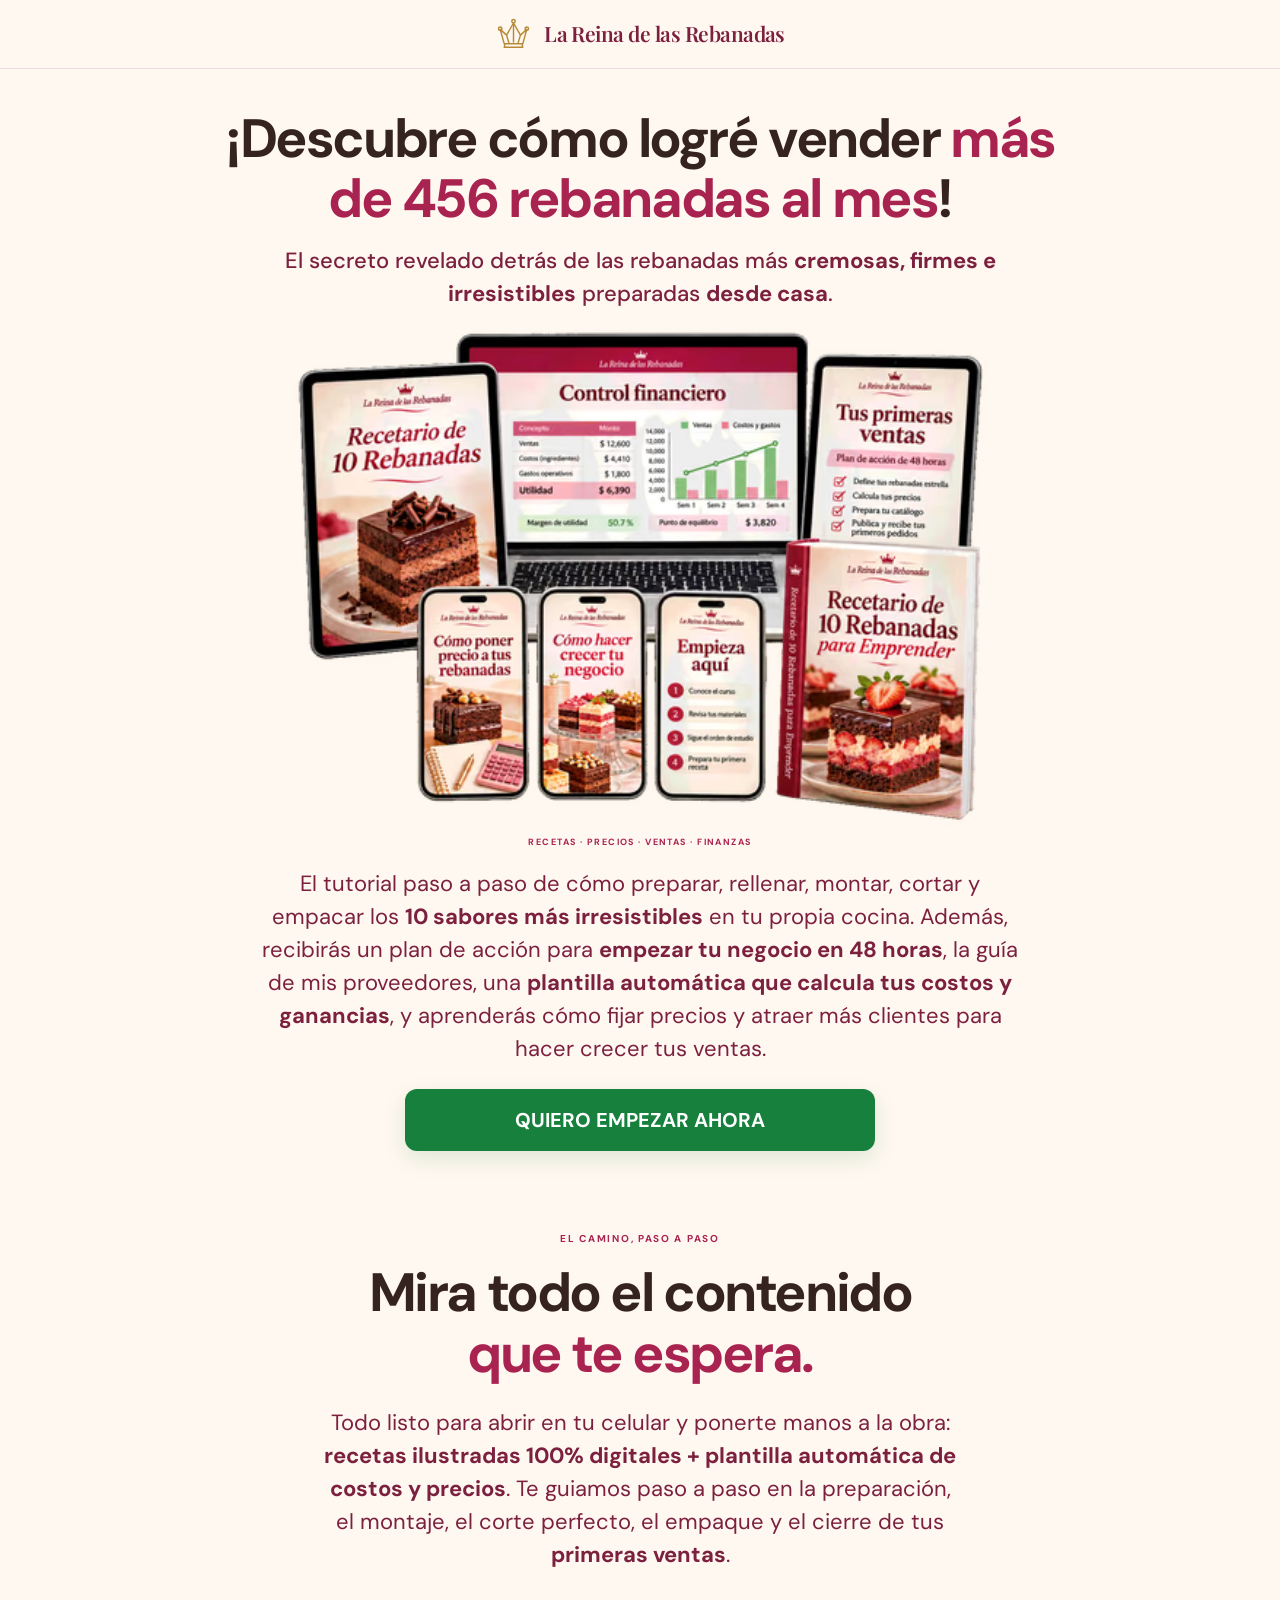
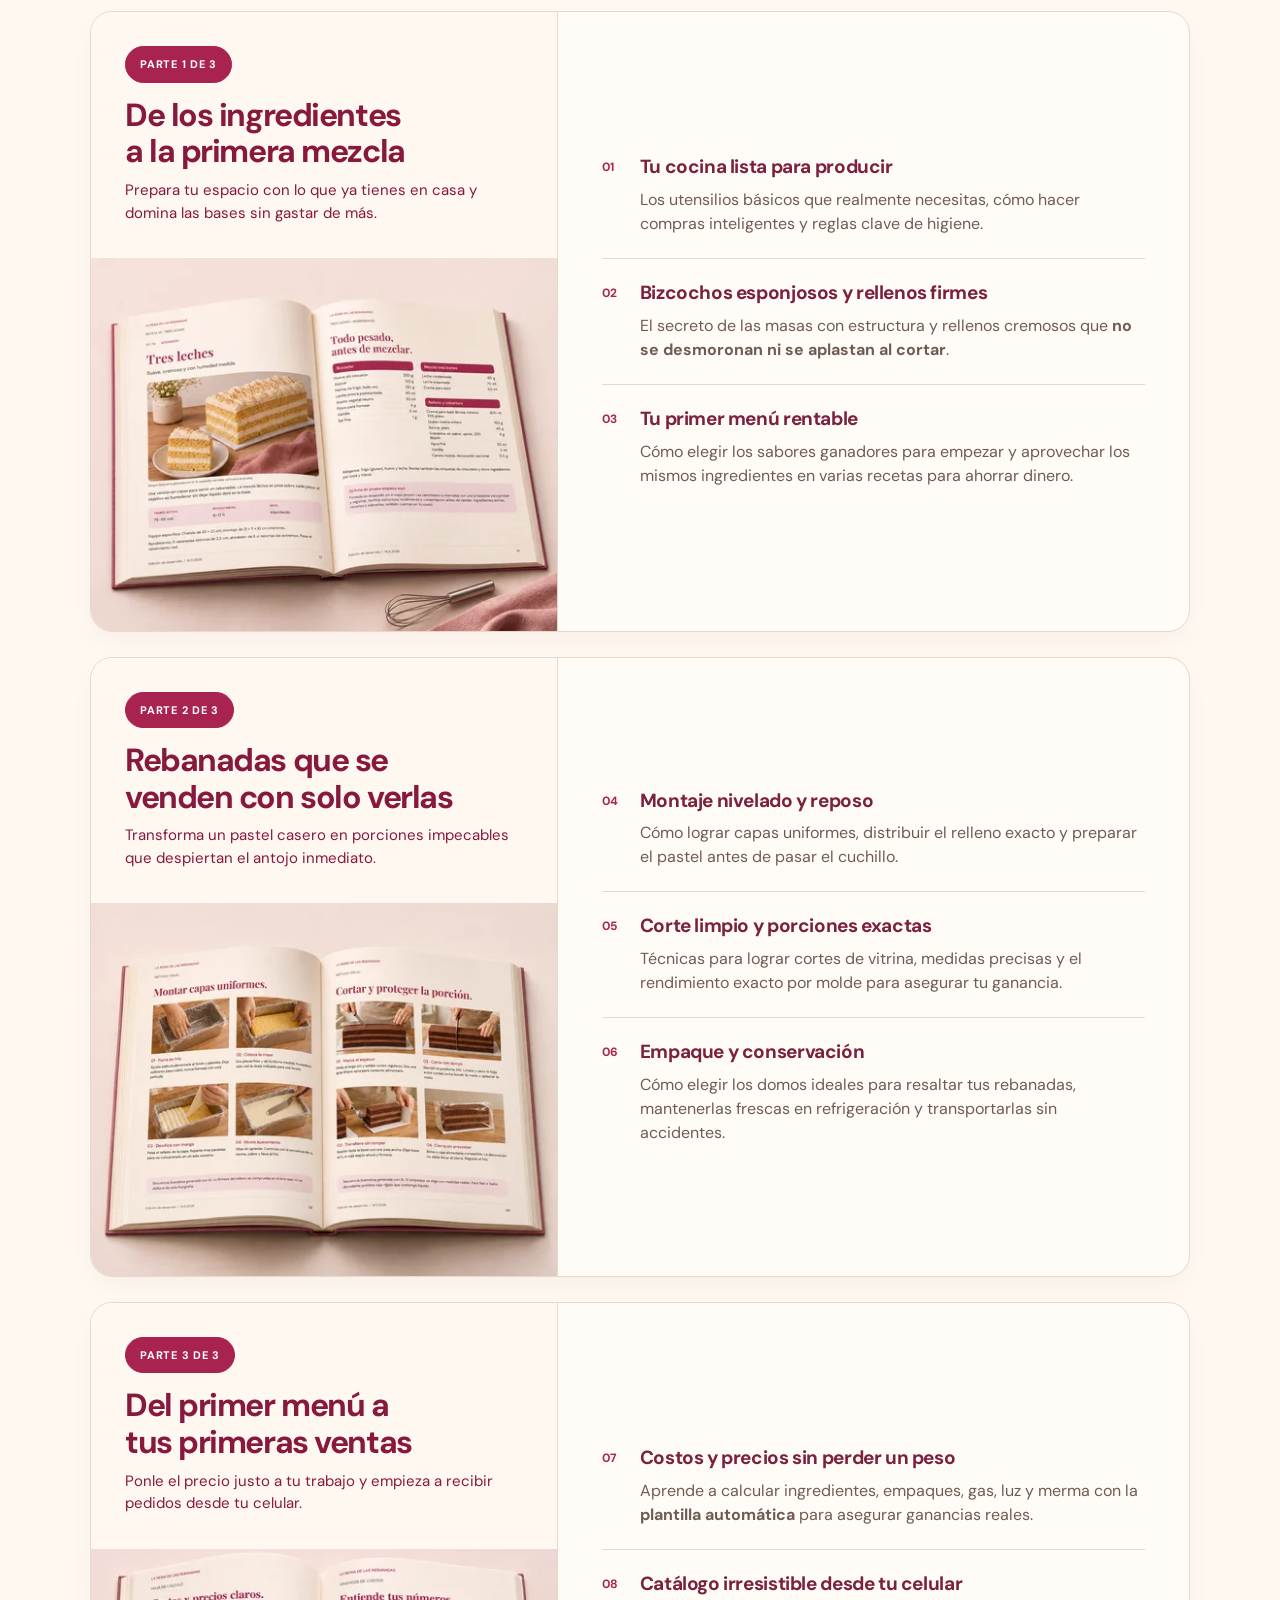
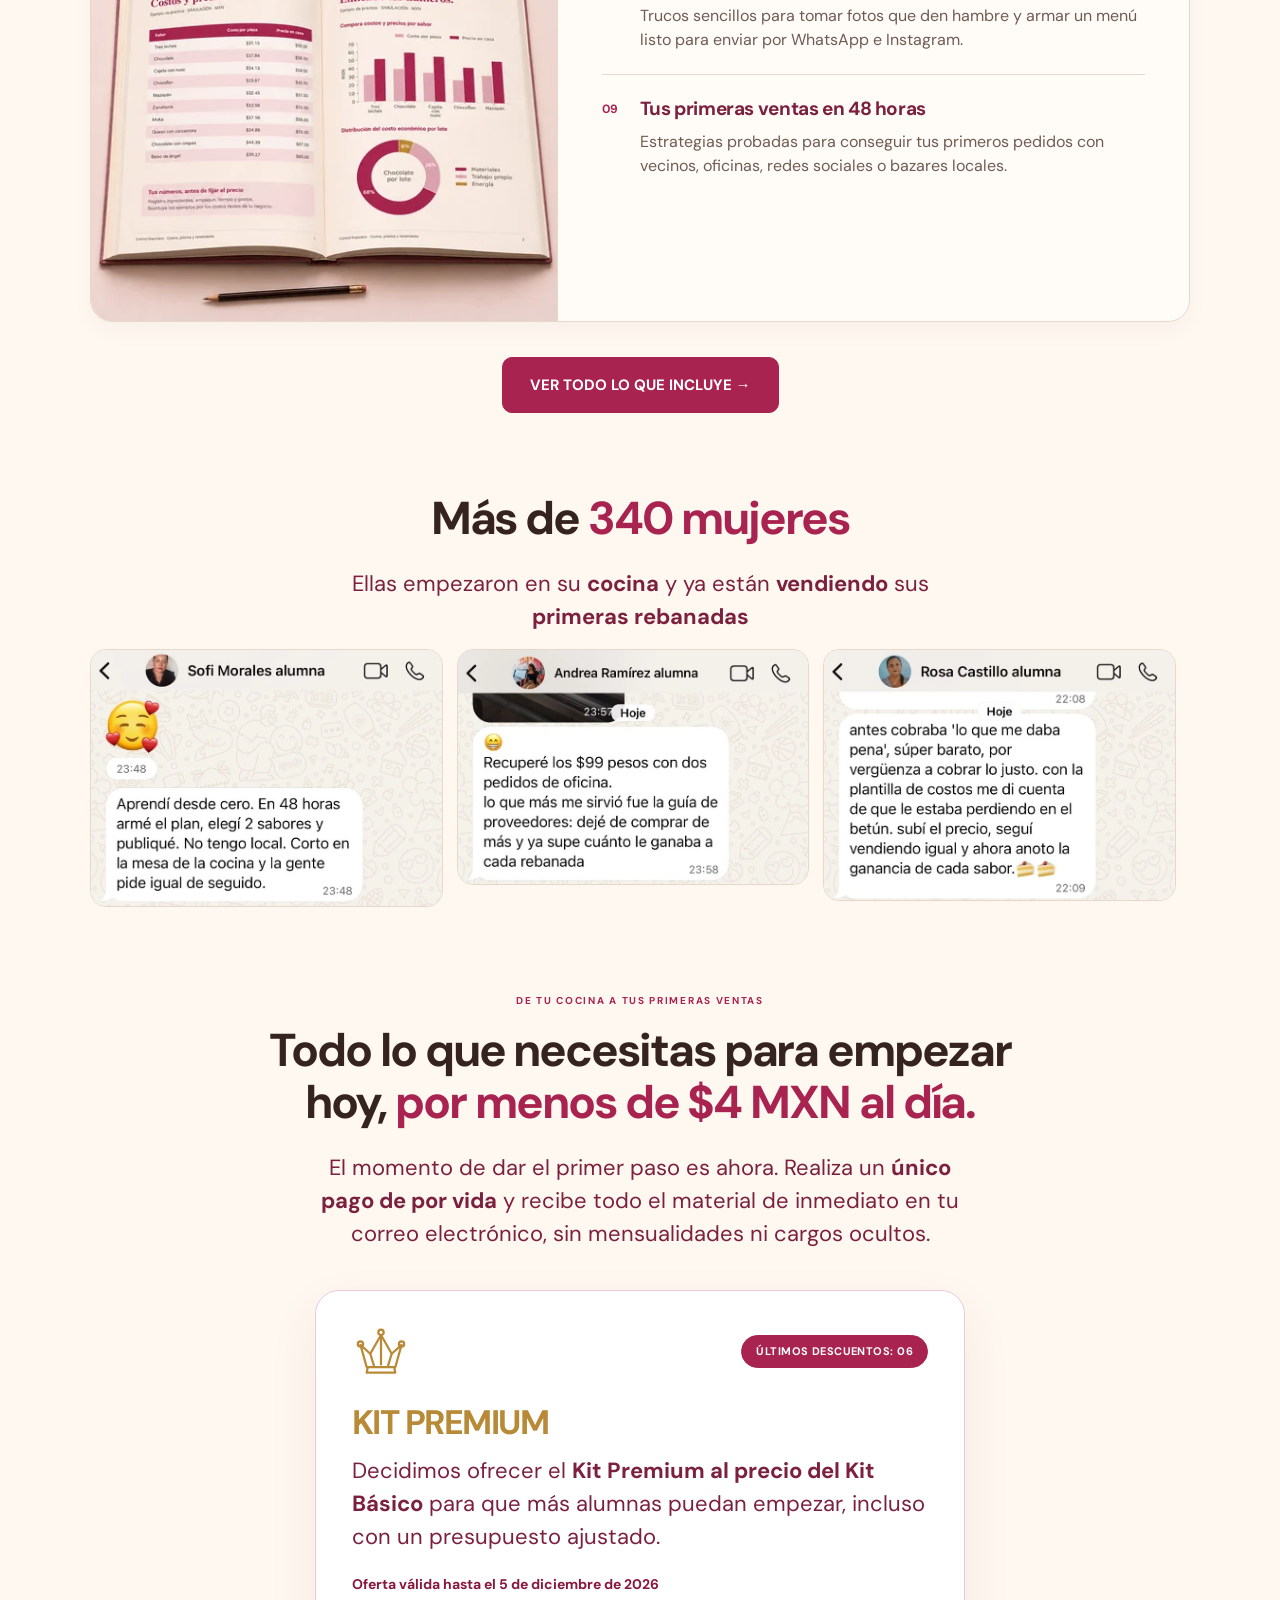
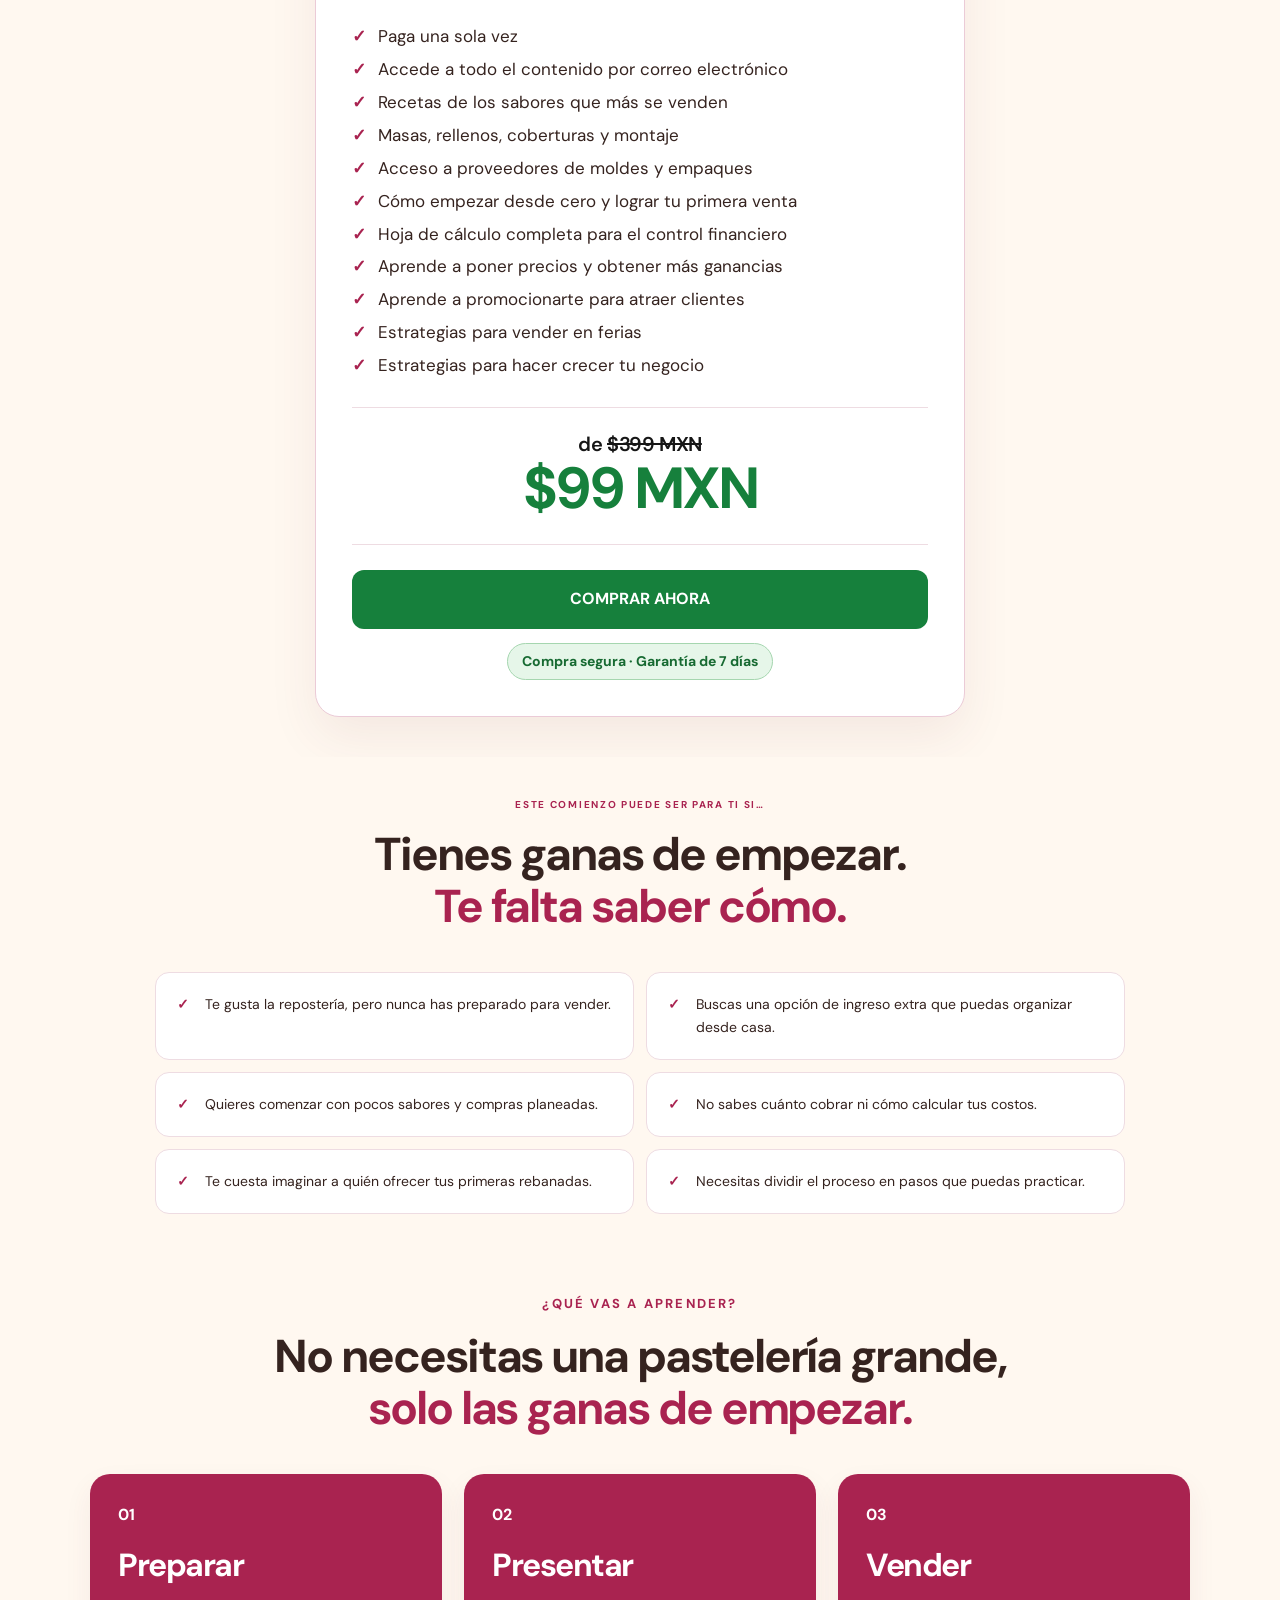
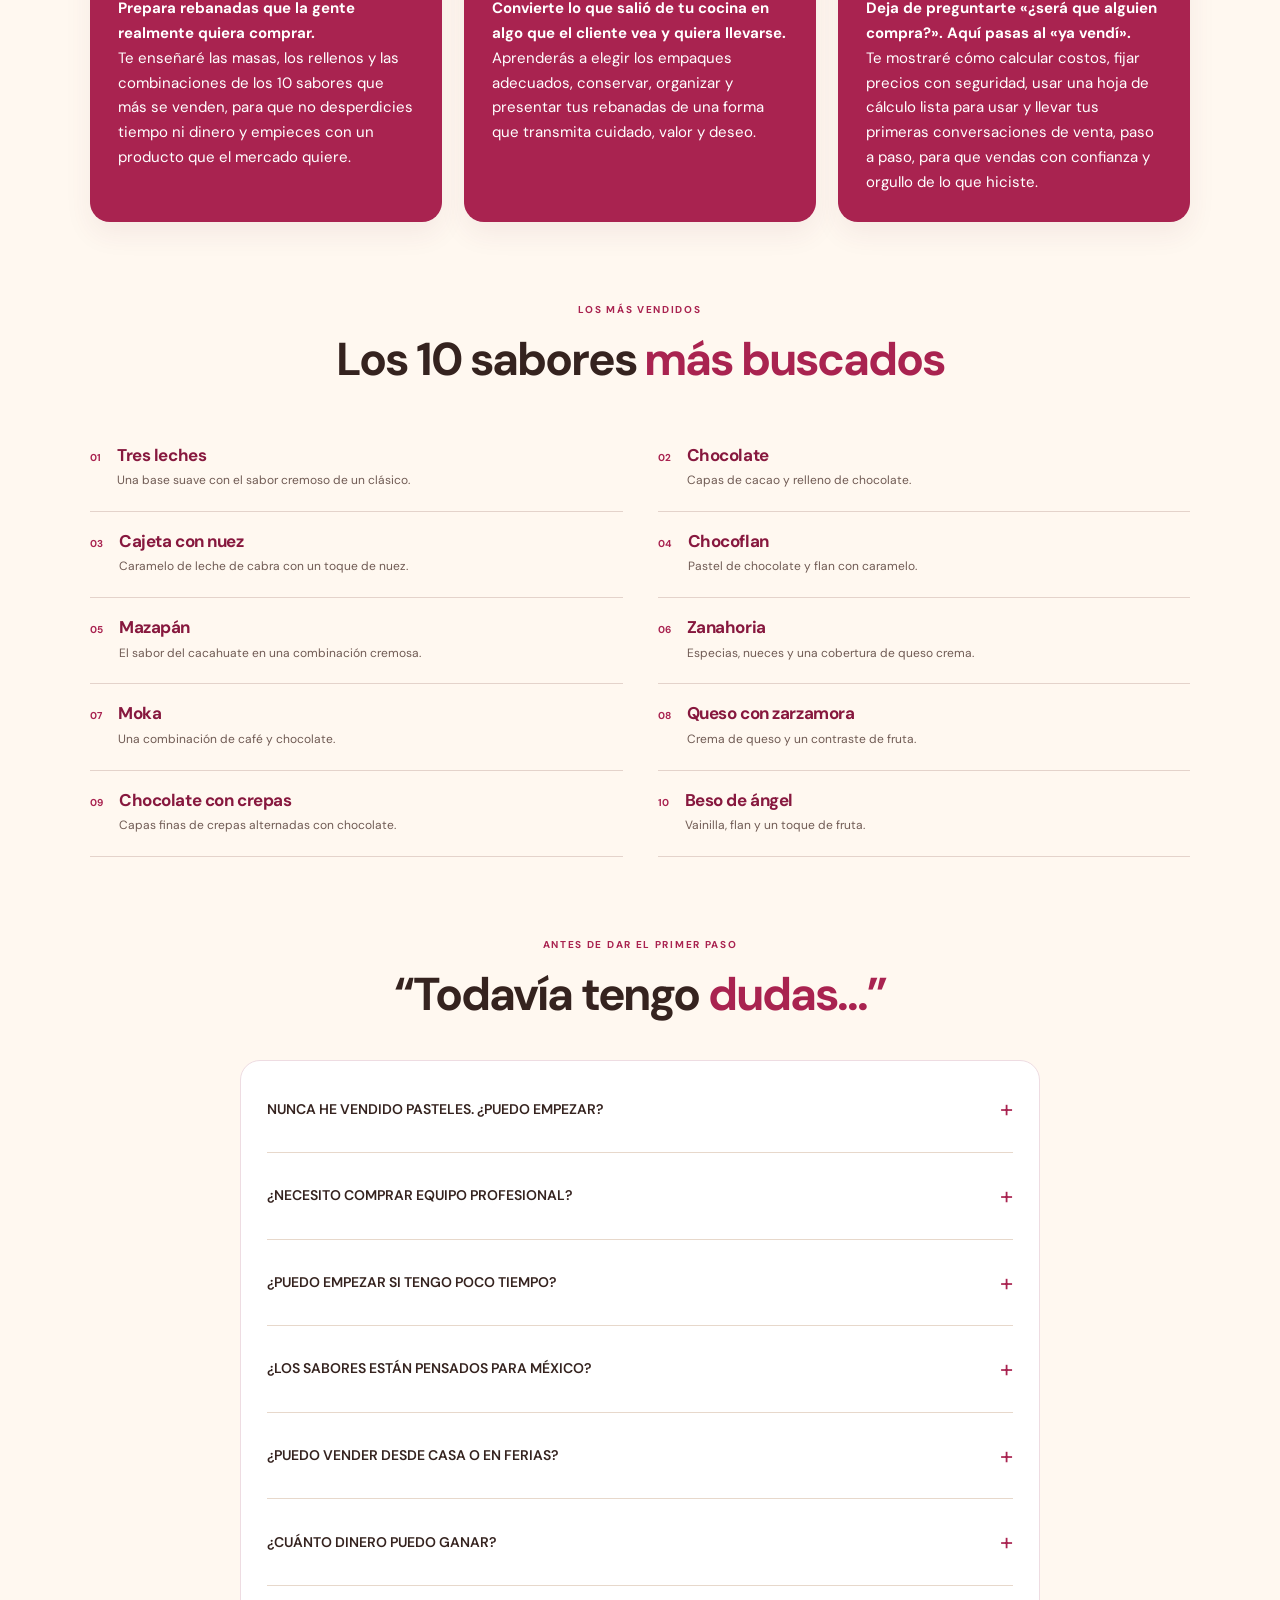
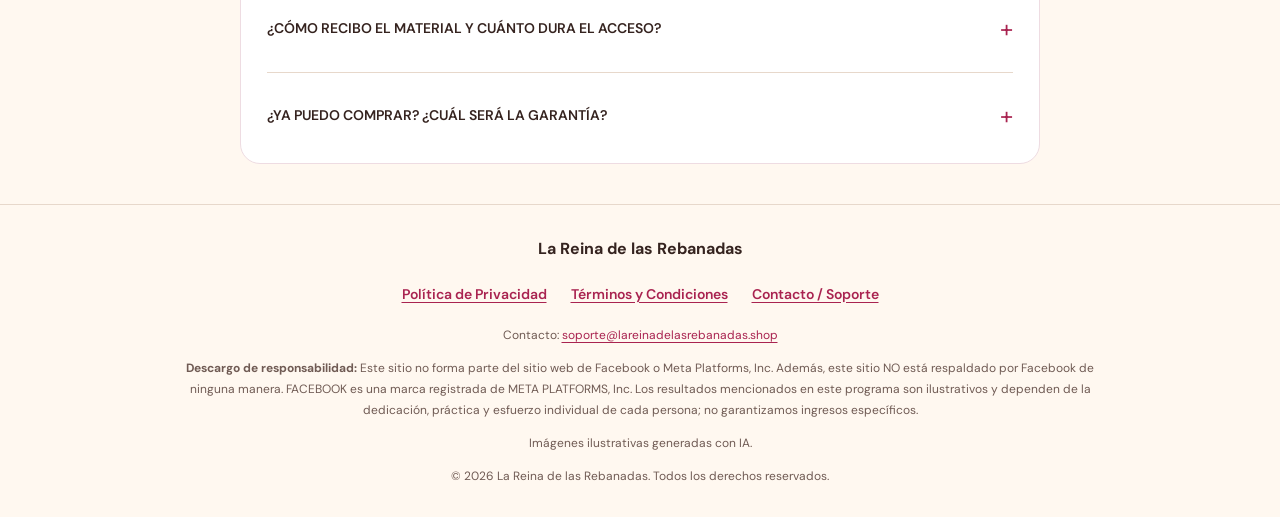
<file: index.html>
<!doctype html>
<html lang="es-MX"><head><meta charset="utf-8"><meta name="viewport" content="width=device-width, initial-scale=1"><meta name="theme-color" content="#FFF8F0"><meta name="robots" content="noindex, nofollow"><meta name="description" content="Aprende a preparar, montar y vender rebanadas de pastel desde casa. Conoce La Reina de las Rebanadas, un programa pensado para principiantes."><title>La Reina de las Rebanadas · Tu primer negocio de pasteles</title><link rel="icon" href="/assets/corona.svg" type="image/svg+xml"><link rel="preload" href="/optimized/v1/playfair-display.woff2" as="font" type="font/woff2" crossorigin>
<link rel="preload" href="/optimized/v1/dm-sans.woff2" as="font" type="font/woff2" crossorigin>
<link rel="stylesheet" href="/styles.css"><link rel="stylesheet" href="/sales.css">
<link rel="stylesheet" href="/legal.css" media="print" onload="this.media='all'">
<link rel="stylesheet" href="/sticky-offer.css" media="print" onload="this.media='all'">
<noscript>
  <link rel="stylesheet" href="/legal.css">
  <link rel="stylesheet" href="/sticky-offer.css">
</noscript>
<script src="/tracking.js" defer></script>
<style>
@font-face {
  font-family: 'Playfair Display';
  src: url('/optimized/v1/playfair-display.woff2') format('woff2');
  font-style: normal;
  font-weight: 500 700;
  font-display: optional;
}
@font-face {
  font-family: 'DM Sans';
  src: url('/optimized/v1/dm-sans.woff2') format('woff2');
  font-style: normal;
  font-weight: 400 700;
  font-display: optional;
}
:where(.floating-offer) {
  position: fixed;
  inset: auto 0 0;
  visibility: hidden;
}
html{scroll-behavior:smooth;scroll-padding-top:24px}.test-banner{background:#35231f;color:#fff;text-align:center;padding:9px 18px;font-size:12px}.test-banner a{color:#fff;text-decoration:underline}.test-hero{text-align:center;padding:48px 0 54px;background:var(--cream)}.test-hero .eyebrow{font-size:12px;line-height:1.7}.test-hero h1{font-size:clamp(32px,4.3vw,56px);line-height:1.1;max-width:950px;margin:20px auto}.test-lead{font-size:18px;line-height:1.6;max-width:790px;margin:0 auto}.expectation{font-size:12px;color:#6d605a;max-width:650px;margin:14px auto}.product-stage{display:flex;align-items:center;justify-content:center;max-width:850px;min-height:390px;gap:0;margin:28px auto 32px;position:relative}.tablet{background:#242124;border:8px solid #242124;border-radius:23px;width:260px;transform:rotate(-6deg);box-shadow:0 18px 35px #35231f30;overflow:hidden;z-index:2;color:#fff}.tablet img{display:block;width:100%;height:240px;object-fit:cover}.device-label{display:block;padding:10px;font-size:10px;letter-spacing:.12em}.tablet>strong{display:block;font-size:15px;padding:12px}.sheet{background:#fff;width:285px;padding:27px 23px;transform:rotate(5deg);box-shadow:0 18px 38px #35231f25;border-top:7px solid #16803c;border-radius:10px;margin-left:-12px;z-index:3;text-align:left}.sheet-label{font-size:10px;color:#16803c;font-weight:800;letter-spacing:.1em}.sheet h3{font-size:24px;margin:14px 0}.sheet-row{display:flex;justify-content:space-between;padding:12px 5px;border-bottom:1px solid #e4eee7;font-size:12px}.sheet-row b{color:#16803c}.sheet-row.total{background:#eaf6ed;font-weight:700}.sheet small{display:block;font-size:9px;margin-top:15px;color:#766c66}.slice-photo{width:200px;height:270px;object-fit:cover;transform:rotate(8deg);margin-left:-8px;border:7px solid white;border-radius:14px;box-shadow:0 16px 35px #35231f25}.test-cta{background:#16803c;color:#fff;border:0;min-height:60px;padding:18px 26px;font-size:16px;max-width:100%;white-space:normal}.test-cta:hover{background:#11652f}.under-cta{font-size:12px;margin:12px 0 0}.proof-preview{background:#f8eee9}.proof-grid{display:grid;grid-template-columns:repeat(3,1fr);gap:18px}.proof-slot{border:1px dashed #c8b1a8;border-radius:16px;background:#fffaf7;padding:28px;min-height:210px;display:flex;flex-direction:column;justify-content:center}.proof-slot span{font-size:10px;letter-spacing:.1em;color:#8b6c5c}.proof-slot strong{font-size:18px;margin:14px 0}.proof-slot p{font-size:13px}.payment-review{display:flex;flex-wrap:wrap;gap:8px;justify-content:center;margin-top:22px}.payment-review span{border:1px solid #dedbd6;padding:7px 10px;border-radius:6px;font-size:11px;font-weight:700;background:#fafafa}.guarantee-section{background:#eaf5ed}.guarantee-inner{display:flex;align-items:center;justify-content:center;gap:35px;max-width:850px}.guarantee-seal{flex:0 0 150px;height:150px;display:flex;flex-direction:column;align-items:center;justify-content:center;border:3px double #16803c;border-radius:50%;color:#16803c}.guarantee-seal strong{font-size:64px;line-height:1}.guarantee-seal span{font-size:10px;font-weight:800}.guarantee-inner h2{font-size:32px;margin:10px 0}.guarantee-inner p{font-size:15px}.sales-section{padding:64px 0}#programa.sales-section{padding-top:55px;padding-bottom:55px}#oferta.sales-section{padding-top:55px;padding-bottom:55px}
@media(max-width:760px){.test-hero{padding:27px 0 36px}.test-hero .eyebrow{font-size:10px}.test-hero h1{font-size:33px;line-height:1.12}.test-lead{font-size:15px}.product-stage{min-height:300px;margin:24px auto;flex-wrap:wrap;gap:0}.tablet{width:46%;border-width:6px;border-radius:16px}.tablet img{height:165px}.tablet>strong{font-size:11px;padding:8px}.device-label{font-size:8px;padding:7px}.sheet{width:49%;padding:15px 12px;margin-left:-5px}.sheet h3{font-size:18px;margin:10px 0}.sheet-label{font-size:8px}.sheet-row{font-size:9px;padding:9px 3px}.slice-photo{width:105px;height:120px;position:absolute;bottom:-4px;right:2px;z-index:4;transform:rotate(9deg);border-width:4px}.sheet small{font-size:8px}.test-cta{font-size:13px;padding:16px;min-height:56px;width:100%}.under-cta{font-size:11px}.proof-grid{grid-template-columns:1fr}.proof-slot{min-height:150px;padding:22px}.guarantee-inner{flex-direction:column;gap:24px;text-align:center}.guarantee-inner h2{font-size:29px}.guarantee-seal{flex-basis:140px;width:140px;height:140px}.sales-section{padding:45px 0}}
@media(prefers-reduced-motion:reduce){html{scroll-behavior:auto}}
</style><style id="premium-redesign">
:root{--premium-pink:#a92350;--premium-ink:#35231f}
body{background:var(--cream)}.test-banner{background:var(--premium-pink);font-size:11px;letter-spacing:.05em}.premium-header{background:#fff8f0;border-bottom:1px solid #eddae0}.premium-header .brand{color:#7b203e}.premium-header .sales-nav{min-height:68px}
.test-hero{padding:26px 0 26px;overflow:hidden}.test-hero>.sales-wrap{max-width:900px;display:flex;flex-direction:column;align-items:center;text-align:center;gap:0}.test-hero h1{line-height:1.12;letter-spacing:-.045em;max-width:870px;margin:0 auto 14px;color:#35231f}.test-hero h1 em{color:#a92350;font-style:normal}.test-hero .hero-subhead{max-width:750px;margin:0 auto 15px;font-family:var(--sans);font-weight:500}.premium-mockup{position:relative;width:100%;max-width:700px;margin:0 auto 18px}.premium-mockup img{position:relative;display:block;width:100%;height:auto}.premium-mockup>span{display:block;text-align:center;font-size:9px;letter-spacing:.16em;font-weight:700;color:#a92350;margin-top:8px}.test-hero .test-lead{width:100%;max-width:760px;margin:0 auto 24px}.test-hero .hero-note{display:block;font-size:12px;line-height:1.55;margin-top:8px;color:#796360}.test-hero .test-cta{min-width:0;width:min(100%,470px);text-align:center;font-size:clamp(17px,4.5vw,20px);padding:17px 18px;border-radius:12px;box-shadow:0 8px 22px #16803c22}.test-hero .under-cta{font-size:11px;text-align:center;margin:12px auto 0}.sales-heading h2 em{color:#a92350}.sales-section{padding:64px 0}.audience-wrap{max-width:970px}.audience-list{grid-template-columns:1fr 1fr;gap:12px}.audience-list li{background:#fff;border-color:#eedce2;border-radius:14px;font-size:14px;padding-block:20px}.sales-parts article{border-radius:20px;box-shadow:0 12px 28px #732d4412}#programa .sales-parts article{background:#a92350;border:0}#programa .sales-parts h3{color:white}#programa .sales-parts p{font-size:15px;line-height:1.65}#sabores .flavor-menu h3{color:var(--berry-dark)}.curriculum-card{border-radius:22px;box-shadow:0 10px 25px #35231f08}.curriculum-items h4{color:#7b203e}#oferta .bundle-card{border:1px solid #ebcbd7;border-radius:24px;box-shadow:0 20px 50px #732d4414;padding:36px}#oferta .bundle-card>h3{color:var(--gold);font-size:34px}#oferta .launch-button{border-radius:12px}.bundle-price{border-color:#eedce2}.guarantee-section{background:#fff8f0}.guarantee-seal{color:#a92350;border-color:#a92350;background:#f9eaf0}.guarantee-inner .eyebrow{color:#a92350}.sales-faq .faq-list{background:#fff;border-color:#eedce2;border-radius:20px}.closing-section{background:#fff8f0}.closing-section .test-cta{border-radius:12px}.proof-preview{display:none}
@media(max-width:760px){.premium-header .sales-nav{min-height:59px}.premium-header .brand{font-size:16px}.test-hero{padding:15px 0 18px}.test-hero>.sales-wrap{width:calc(100% - 36px)}.test-hero h1{line-height:1.14;margin-bottom:10px}.test-hero .hero-subhead{margin-bottom:12px}.premium-mockup{max-width:480px;margin:0 auto 14px}.premium-mockup>span{font-size:8px;margin-top:5px;letter-spacing:.12em}.test-hero .hero-note{font-size:11px;margin-top:7px}.test-hero .test-cta{width:100%;min-height:57px;margin:0}.test-hero .under-cta{font-size:10px}.audience-list{grid-template-columns:1fr}.audience-list li{font-size:13px;padding-block:16px}.sales-section{padding:43px 0}.sales-heading h2{font-size:30px}#programa .sales-parts p{font-size:14px}#oferta .bundle-card{padding:26px 22px}#oferta .bundle-card>h3{font-size:28px}.bundle-top{gap:9px}.curriculum-items{padding:0 21px}.guarantee-inner{gap:20px}.closing-section .test-cta{font-size:13px}}
#oferta .offer-deadline {
  color: var(--berry-dark);
  font-size: 14px;
  font-weight: 700;
  line-height: 1.4;
  margin: 12px 0 0;
}
.sales-pill.offer-discount-badge {
  background: var(--berry);
  color: #fff;
  border-color: var(--berry);
  font-size: 11px;
  line-height: 1.35;
  letter-spacing: .04em;
  text-align: center;
}
@media (max-width: 640px) {
  .floating-offer .offer-discount-badge {
    font-size: 10px;
  }
}
.sales-page .sales-subtitle {
  color: #7b203e;
  font-size: clamp(18px, 2.2vw, 22px);
  line-height: 1.5;
}
@media (max-width: 760px) {
  .sales-page .sales-subtitle {
    font-size: 17px;
  }
}
.test-hero h1,
#contenido .sales-heading h2 {
  font-size: clamp(35px, 4.4vw, 54px);
}
@media (max-width: 760px) {
  .test-hero h1,
  #contenido .sales-heading h2 {
    font-size: 34px;
  }
}
.sales-page #principal > section {
  padding-block: clamp(24px, 3.8vw, 40px);
  background: var(--cream);
}
@media (prefers-reduced-motion: no-preference) {
  .test-hero .test-cta {
    animation: vipButtonPulse 2.4s ease-in-out infinite;
  }
}
</style></head>
<body class="sales-page">
<noscript><img height="1" width="1" style="display:none" alt=""
src="https://www.facebook.com/tr?id=1857339102353545&amp;ev=PageView&amp;noscript=1"
/></noscript>
<a class="skip" href="#principal">Ir al contenido</a>
<header class="sales-header premium-header"><div class="sales-wrap sales-nav"><a class="brand" href="#inicio"><img src="/assets/corona.svg" width="37" height="34" alt=""><span>La Reina de las Rebanadas</span></a></div></header>
<main id="principal"><section class="test-hero" id="inicio"><div class="sales-wrap"><h1>¡Descubre cómo logré vender <em>más de 456 rebanadas al mes</em>!</h1><p class="hero-subhead sales-subtitle">El secreto revelado detrás de las rebanadas más <strong>cremosas, firmes e irresistibles</strong> preparadas <strong>desde casa</strong>.</p><div class="premium-mockup">
  <picture>
    <source type="image/avif"
      srcset="/optimized/v1/kit-premium-480.avif 480w,
              /optimized/v1/kit-premium-768.avif 768w,
              /optimized/v1/kit-premium-960.avif 960w,
              /optimized/v1/kit-premium-1152.avif 1152w"
      sizes="(max-width: 516px) calc(100vw - 36px), (max-width: 760px) 480px, 700px">
    <img src="/assets/kit-premium-transparente.png" width="1152" height="825" fetchpriority="high"
      alt="Paquete digital La Reina de las Rebanadas presentado en libro, celulares, iPads y notebook">
  </picture><span>RECETAS · PRECIOS · VENTAS · FINANZAS</span></div><p class="test-lead sales-subtitle">El tutorial paso a paso de cómo preparar, rellenar, montar, cortar y empacar los <strong>10 sabores más irresistibles</strong> en tu propia cocina. Además, recibirás un plan de acción para <strong>empezar tu negocio en 48 horas</strong>, la guía de mis proveedores, una <strong>plantilla automática que calcula tus costos y ganancias</strong>, y aprenderás cómo fijar precios y atraer más clientes para hacer crecer tus ventas.</p><a class="button test-cta" href="#oferta">QUIERO EMPEZAR AHORA</a></div></section>
<section class="sales-section" id="contenido"><div class="sales-wrap">
<div class="sales-heading"><span class="eyebrow">EL CAMINO, PASO A PASO</span><h2>Mira todo el contenido<br><em>que te espera.</em></h2><p class="sales-subtitle">Todo listo para abrir en tu celular y ponerte manos a la obra: <strong>recetas ilustradas 100% digitales + plantilla automática de costos y precios</strong>. Te guiamos paso a paso en la preparación, el montaje, el corte perfecto, el empaque y el cierre de tus <strong>primeras ventas</strong>.</p></div>
<div class="curriculum-card"><div class="curriculum-intro curriculum-intro-illustrated">
  <div class="curriculum-intro-copy"><span class="sales-pill">PARTE 1 DE 3</span><h3>De los ingredientes a la primera mezcla</h3><p>Prepara tu espacio con lo que ya tienes en casa y domina las bases sin gastar de más.</p></div>
  <img class="curriculum-book" src="/optimized/v1/modulo-01-recetas-libro-960.webp" srcset="/assets/modulo-01-recetas-libro-480.webp 480w,
                /optimized/v1/modulo-01-recetas-libro-768.webp 768w,
                /optimized/v1/modulo-01-recetas-libro-960.webp 960w"
    sizes="(max-width: 760px) calc(100vw - 42px), (max-width: 1164px) calc(42.5vw - 29px), 466px" width="960" height="1200" alt="Vista del recetario abierto en la receta de pastel de tres leches" loading="lazy" decoding="async">
</div><div class="curriculum-items"><article><span>01</span><div><h4>Tu cocina lista para producir</h4><p>Los utensilios básicos que realmente necesitas, cómo hacer compras inteligentes y reglas clave de higiene.</p></div></article><article><span>02</span><div><h4>Bizcochos esponjosos y rellenos firmes</h4><p>El secreto de las masas con estructura y rellenos cremosos que <strong>no se desmoronan ni se aplastan al cortar</strong>.</p></div></article><article><span>03</span><div><h4>Tu primer menú rentable</h4><p>Cómo elegir los sabores ganadores para empezar y aprovechar los mismos ingredientes en varias recetas para ahorrar dinero.</p></div></article></div></div>
<div class="curriculum-card"><div class="curriculum-intro curriculum-intro-illustrated">
  <div class="curriculum-intro-copy"><span class="sales-pill">PARTE 2 DE 3</span><h3>Rebanadas que se venden con solo verlas</h3><p>Transforma un pastel casero en porciones impecables que despiertan el antojo inmediato.</p></div>
  <img class="curriculum-book" src="/optimized/v1/modulo-02-montaje-libro-960.webp" srcset="/assets/modulo-02-montaje-libro-480.webp 480w,
                /optimized/v1/modulo-02-montaje-libro-768.webp 768w,
                /optimized/v1/modulo-02-montaje-libro-960.webp 960w"
    sizes="(max-width: 760px) calc(100vw - 42px), (max-width: 1164px) calc(42.5vw - 29px), 466px" width="960" height="1200" alt="Vista de la guía abierta en las instrucciones de montaje y corte" loading="lazy" decoding="async">
</div><div class="curriculum-items"><article><span>04</span><div><h4>Montaje nivelado y reposo</h4><p>Cómo lograr capas uniformes, distribuir el relleno exacto y preparar el pastel antes de pasar el cuchillo.</p></div></article><article><span>05</span><div><h4>Corte limpio y porciones exactas</h4><p>Técnicas para lograr cortes de vitrina, medidas precisas y el rendimiento exacto por molde para asegurar tu ganancia.</p></div></article><article><span>06</span><div><h4>Empaque y conservación</h4><p>Cómo elegir los domos ideales para resaltar tus rebanadas, mantenerlas frescas en refrigeración y transportarlas sin accidentes.</p></div></article></div></div>
<div class="curriculum-card"><div class="curriculum-intro curriculum-intro-illustrated">
  <div class="curriculum-intro-copy"><span class="sales-pill">PARTE 3 DE 3</span><h3>Del primer menú a tus primeras ventas</h3><p>Ponle el precio justo a tu trabajo y empieza a recibir pedidos desde tu celular.</p></div>
  <img class="curriculum-book" src="/optimized/v1/modulo-03-ventas-libro-960.webp" srcset="/assets/modulo-03-ventas-libro-480.webp 480w,
                /optimized/v1/modulo-03-ventas-libro-768.webp 768w,
                /optimized/v1/modulo-03-ventas-libro-960.webp 960w"
    sizes="(max-width: 760px) calc(100vw - 42px), (max-width: 1164px) calc(42.5vw - 29px), 466px" width="960" height="1200" alt="Vista de la guía abierta en las páginas de costos y precios" loading="lazy" decoding="async">
</div><div class="curriculum-items"><article><span>07</span><div><h4>Costos y precios sin perder un peso</h4><p>Aprende a calcular ingredientes, empaques, gas, luz y merma con la <strong>plantilla automática</strong> para asegurar ganancias reales.</p></div></article><article><span>08</span><div><h4>Catálogo irresistible desde tu celular</h4><p>Trucos sencillos para tomar fotos que den hambre y armar un menú listo para enviar por WhatsApp e Instagram.</p></div></article><article><span>09</span><div><h4>Tus primeras ventas en 48 horas</h4><p>Estrategias probadas para conseguir tus primeros pedidos con vecinos, oficinas, redes sociales o bazares locales.</p></div></article></div></div>
<div class="center sales-inline-cta"><a class="button" href="#comprar-ahora">Ver todo lo que incluye →</a></div>
</div></section>
<section class="sales-section sales-testimonials" id="testimonios" aria-labelledby="testimonios-titulo">
  <div class="sales-wrap">
    <div class="sales-heading">
      <h2 id="testimonios-titulo">Más de <em>340 mujeres</em></h2>
      <p class="sales-subtitle">Ellas empezaron en su <strong>cocina</strong> y ya están <strong>vendiendo</strong> sus <strong>primeras rebanadas</strong></p>
    </div>
    <ul class="sales-testimonials-list" id="testimonios-lista" role="list" tabindex="0" aria-labelledby="testimonios-titulo">
      <li>
        <img src="/assets/testimonios/sofi-morales.webp" width="739" height="541" loading="lazy" decoding="async"
          alt="Sofi Morales: Aprendí desde cero. En 48 horas armé el plan, elegí 2 sabores y publiqué. No tengo local. Corto en la mesa de la cocina y la gente pide igual de seguido.">
      </li>
      <li>
        <img src="/assets/testimonios/andrea-ramirez.webp" width="739" height="493" loading="lazy" decoding="async"
          alt="Andrea Ramírez: Recuperé los $99 pesos con dos pedidos de oficina. Lo que más me sirvió fue la guía de proveedores: dejé de comprar de más y ya supe cuánto le ganaba a cada rebanada.">
      </li>
      <li>
        <img src="/assets/testimonios/rosa-castillo.webp" width="739" height="527" loading="lazy" decoding="async"
          alt="Rosa Castillo: Antes cobraba ‘lo que me daba pena’, súper barato, por vergüenza a cobrar lo justo. Con la plantilla de costos me di cuenta de que le estaba perdiendo en el betún. Subí el precio, seguí vendiendo igual y ahora anoto la ganancia de cada sabor.">
      </li>
      <li>
        <img src="/assets/testimonios/lupita-hernandez.webp" width="739" height="393" loading="lazy" decoding="async"
          alt="Lupita Hernández: En el horno de casa. Al tercer día ya había vendido 18 rebanadas de tres leches. La plantilla me ayudó a poner el precio y dejé de perder dinero.">
      </li>
    </ul>
  </div>
</section><section class="sales-section sales-pink" id="oferta"><div class="sales-wrap offer-wrap"><div class="sales-heading"><span class="eyebrow">DE TU COCINA A TUS PRIMERAS VENTAS</span><h2>Todo lo que necesitas para empezar hoy, <em>por menos de $4 MXN al día.</em></h2><p class="sales-subtitle">El momento de dar el primer paso es ahora. Realiza un <strong>único pago de por vida</strong> y recibe todo el material de inmediato en tu correo electrónico, sin mensualidades ni cargos ocultos.</p></div><div class="bundle-card"><div class="bundle-top"><img src="/assets/corona.svg" width="58" height="50" alt=""><span class="sales-pill offer-discount-badge">ÚLTIMOS DESCUENTOS: 06</span></div><h3>KIT PREMIUM</h3><p class="bundle-subtitle sales-subtitle">Decidimos ofrecer el <strong>Kit Premium al precio del Kit Básico</strong> para que más alumnas puedan empezar, incluso con un presupuesto ajustado.</p><p class="offer-deadline" id="offer-deadline" hidden>Oferta válida hasta el <time></time></p><ul class="check-list"><li>Paga una sola vez</li><li>Accede a todo el contenido por correo electrónico</li><li>Recetas de los sabores que más se venden</li><li>Masas, rellenos, coberturas y montaje</li><li>Acceso a proveedores de moldes y empaques</li><li>Cómo empezar desde cero y lograr tu primera venta</li><li>Hoja de cálculo completa para el control financiero</li><li>Aprende a poner precios y obtener más ganancias</li><li>Aprende a promocionarte para atraer clientes</li><li>Estrategias para vender en ferias</li><li>Estrategias para hacer crecer tu negocio</li></ul><div class="bundle-price"><span class="bundle-price-before">de <s>$399 MXN</s></span><strong class="bundle-price-now">$99 MXN</strong></div><a id="comprar-ahora" class="button launch-button" href="https://xpag.global/pay/aq4grR2N" aria-describedby="launch-info">COMPRAR AHORA</a><p class="offer-small offer-guarantee" id="launch-info">Compra segura · Garantía de 7 días</p></div></div></section><section class="sales-section" id="para-ti"><div class="sales-wrap audience-wrap"><div class="sales-heading"><span class="eyebrow">ESTE COMIENZO PUEDE SER PARA TI SI…</span><h2>Tienes ganas de empezar.<br><em>Te falta saber cómo.</em></h2></div><ul class="audience-list"><li>Te gusta la repostería, pero nunca has preparado para vender.</li><li>Buscas una opción de ingreso extra que puedas organizar desde casa.</li><li>Quieres comenzar con pocos sabores y compras planeadas.</li><li>No sabes cuánto cobrar ni cómo calcular tus costos.</li><li>Te cuesta imaginar a quién ofrecer tus primeras rebanadas.</li><li>Necesitas dividir el proceso en pasos que puedas practicar.</li></ul></div></section><section class="sales-section" id="programa"><div class="sales-wrap">
<div class="sales-heading"><span class="eyebrow">¿QUÉ VAS A APRENDER?</span><h2>No necesitas una pastelería grande,<br><em>solo las ganas de empezar.</em></h2></div>
<div class="sales-parts"><article><span class="part-number">01</span><h3>Preparar</h3><p><strong>Prepara rebanadas que la gente realmente quiera comprar.</strong><br>Te enseñaré las masas, los rellenos y las combinaciones de los 10 sabores que más se venden, para que no desperdicies tiempo ni dinero y empieces con un producto que el mercado quiere.</p></article><article><span class="part-number">02</span><h3>Presentar</h3><p><strong>Convierte lo que salió de tu cocina en algo que el cliente vea y quiera llevarse.</strong><br>Aprenderás a elegir los empaques adecuados, conservar, organizar y presentar tus rebanadas de una forma que transmita cuidado, valor y deseo.</p></article><article><span class="part-number">03</span><h3>Vender</h3><p><strong>Deja de preguntarte «¿será que alguien compra?». Aquí pasas al «ya vendí».</strong><br>Te mostraré cómo calcular costos, fijar precios con seguridad, usar una hoja de cálculo lista para usar y llevar tus primeras conversaciones de venta, paso a paso, para que vendas con confianza y orgullo de lo que hiciste.</p></article></div>
</div></section><section class="sales-section flavor-section" id="sabores"><div class="sales-wrap">
<div class="sales-heading"><span class="eyebrow">LOS MÁS VENDIDOS</span><h2>Los 10 sabores <em>más buscados</em></h2></div>
<div class="flavor-menu"><article><span>01</span><div><h3>Tres leches</h3><p>Una base suave con el sabor cremoso de un clásico.</p></div></article><article><span>02</span><div><h3>Chocolate</h3><p>Capas de cacao y relleno de chocolate.</p></div></article><article><span>03</span><div><h3>Cajeta con nuez</h3><p>Caramelo de leche de cabra con un toque de nuez.</p></div></article><article><span>04</span><div><h3>Chocoflan</h3><p>Pastel de chocolate y flan con caramelo.</p></div></article><article><span>05</span><div><h3>Mazapán</h3><p>El sabor del cacahuate en una combinación cremosa.</p></div></article><article><span>06</span><div><h3>Zanahoria</h3><p>Especias, nueces y una cobertura de queso crema.</p></div></article><article><span>07</span><div><h3>Moka</h3><p>Una combinación de café y chocolate.</p></div></article><article><span>08</span><div><h3>Queso con zarzamora</h3><p>Crema de queso y un contraste de fruta.</p></div></article><article><span>09</span><div><h3>Chocolate con crepas</h3><p>Capas finas de crepas alternadas con chocolate.</p></div></article><article><span>10</span><div><h3>Beso de ángel</h3><p>Vainilla, flan y un toque de fruta.</p></div></article></div>
</div></section><section class="sales-section sales-faq" id="preguntas"><div class="sales-wrap faq-wrap"><div class="sales-heading"><span class="eyebrow">ANTES DE DAR EL PRIMER PASO</span><h2>“Todavía tengo <em>dudas…”</em></h2></div><div class="faq-list">
<details><summary>Nunca he vendido pasteles. ¿Puedo empezar?<span aria-hidden="true">+</span></summary><p>La propuesta está pensada para principiantes. El recorrido empieza por la organización y las bases, y avanza hacia el montaje, los costos y la presentación de tus productos.</p></details>
<details><summary>¿Necesito comprar equipo profesional?<span aria-hidden="true">+</span></summary><p>El primer paso es revisar qué tienes y qué requiere cada receta. El equipo y la inversión dependen del producto y del volumen que decidas preparar; conviene planearlos antes de comprar.</p></details>
<details><summary>¿Puedo empezar si tengo poco tiempo?<span aria-hidden="true">+</span></summary><p>Puedes organizar una primera producción pequeña según tu disponibilidad. Considera todos los tiempos: compras, preparación, horneado, enfriado, montaje y entrega.</p></details>
<details><summary>¿Los sabores están pensados para México?<span aria-hidden="true">+</span></summary><p>Sí. La selección incluye sabores como tres leches, cajeta, mazapán y chocoflan, dentro de una propuesta de porciones individuales.</p></details>
<details><summary>¿Puedo vender desde casa o en ferias?<span aria-hidden="true">+</span></summary><p>Ambas son opciones que puedes evaluar. La preparación, la refrigeración, el transporte y los permisos deben adecuarse al producto y a las condiciones de venta de tu localidad.</p></details>
<details><summary>¿Cuánto dinero puedo ganar?<span aria-hidden="true">+</span></summary><p>No hay una cantidad garantizada. Depende de tus costos, precios, demanda y capacidad de producción. Los ingresos por ventas no equivalen a la ganancia: debes descontar todos los gastos.</p></details>
<details><summary>¿Cómo recibo el material y cuánto dura el acceso?<span aria-hidden="true">+</span></summary><p>Inmediatamente después de confirmar tu pago, recibirás un correo electrónico con el acceso directo a todo el material digital, recetas y hojas de cálculo. El acceso es de por vida.</p></details>
<details><summary>¿Ya puedo comprar? ¿Cuál será la garantía?<span aria-hidden="true">+</span></summary><p>¡Sí! Las inscripciones están abiertas por tiempo limitado a un precio especial de $99 MXN. Además, cuentas con una garantía de satisfacción de 7 días: si no te gusta, te devolvemos el 100% de tu dinero.</p></details>
</div></div></section></main><aside class="floating-offer" id="floating-offer" aria-label="Oferta especial del paquete premium" aria-hidden="true" inert>
  <div class="floating-offer__inner">
    <div class="floating-offer__copy">
      <span class="sales-pill offer-discount-badge floating-offer__label">ÚLTIMOS DESCUENTOS: 06</span>
      <div class="floating-offer__prices">
        <span class="floating-offer__old">$399 MXN</span>
        <strong class="floating-offer__now">$99 <small>MXN</small></strong>
      </div>
    </div>
    <a class="floating-offer__button" data-test-checkout href="https://xpag.global/pay/aq4grR2N" aria-label="Comprar Paquete Premium por 99 pesos mexicanos">
      COMPRAR AHORA <span class="floating-offer__arrow" aria-hidden="true">→</span>
    </a>
  </div>
</aside><footer class="site-legal-footer" aria-label="Información legal y soporte">
<div class="site-legal-inner">
<p class="site-legal-brand">La Reina de las Rebanadas</p>
<nav class="site-legal-nav" aria-label="Enlaces legales"><a href="/privacidad">Política de Privacidad</a><a href="/terminos">Términos y Condiciones</a><a href="/contacto">Contacto / Soporte</a></nav>
<p class="site-legal-contact">Contacto: <a href="mailto:soporte@lareinadelasrebanadas.shop">soporte@lareinadelasrebanadas.shop</a></p>
<p class="site-legal-disclaimer"><strong>Descargo de responsabilidad:</strong> Este sitio no forma parte del sitio web de Facebook o Meta Platforms, Inc. Además, este sitio NO está respaldado por Facebook de ninguna manera. FACEBOOK es una marca registrada de META PLATFORMS, Inc. Los resultados mencionados en este programa son ilustrativos y dependen de la dedicación, práctica y esfuerzo individual de cada persona; no garantizamos ingresos específicos.</p>
<p class="site-legal-images">Imágenes ilustrativas generadas con IA.</p>
<p class="site-legal-copyright">© <span id="year">2026</span> La Reina de las Rebanadas. Todos los derechos reservados.</p>
</div></footer>
<script src="/main.js" defer></script><script>document.addEventListener('DOMContentLoaded',function(){var primary=document.getElementById('comprar-ahora');document.querySelectorAll('[data-test-checkout]').forEach(function(link){link.href=primary.href;link.addEventListener('click',function(){if(window.rebanadasPixel)window.rebanadasPixel.track('InitiateCheckout',{content_name:'La Reina de las Rebanadas - Paquete Premium',content_ids:['rebanadas-vip'],content_type:'product',value:99,currency:'MXN',num_items:1});});});});</script><script>
(function () {
  var bar = document.getElementById('floating-offer');
  var hero = document.getElementById('inicio');
  var primaryCheckout = document.getElementById('comprar-ahora');
  var footer = document.querySelector('.site-legal-footer');
  if (!bar || !hero || !primaryCheckout) return;
  var scheduled = false;
  function updateFloatingOffer() {
    scheduled = false;
    var heroPassed = hero.getBoundingClientRect().bottom < 110;
    var checkoutBounds = primaryCheckout.getBoundingClientRect();
    var checkoutVisible = checkoutBounds.top < window.innerHeight && checkoutBounds.bottom > 0;
    var footerVisible = footer && footer.getBoundingClientRect().top < window.innerHeight - 24;
    var show = heroPassed && !checkoutVisible && !footerVisible;
    bar.classList.toggle('is-visible', show);
    bar.inert = !show;
    bar.setAttribute('aria-hidden', String(!show));
  }
  function scheduleFloatingOffer() {
    if (scheduled) return;
    scheduled = true;
    requestAnimationFrame(updateFloatingOffer);
  }
  window.addEventListener('scroll', scheduleFloatingOffer, {passive:true});
  window.addEventListener('resize', scheduleFloatingOffer);
  updateFloatingOffer();
})();
</script>
<script id="offer-deadline-script">
(function () {
  const deadline = document.getElementById('offer-deadline');
  const dateElement = deadline.querySelector('time');
  const mexicoDate = new Intl.DateTimeFormat('es-MX', {
    timeZone: 'America/Mexico_City',
    year: 'numeric',
    month: 'numeric',
    day: 'numeric'
  });
  const displayDate = new Intl.DateTimeFormat('es-MX', {
    timeZone: 'UTC',
    dateStyle: 'long'
  });

  function showOfferDeadline() {
    const parts = mexicoDate.formatToParts(new Date());
    const { year, month, day } = Object.fromEntries(parts.map(({ type, value }) => [type, Number(value)]));
    const tomorrow = new Date(Date.UTC(year, month - 1, day + 1));
    dateElement.dateTime = tomorrow.toISOString().slice(0, 10);
    dateElement.textContent = displayDate.format(tomorrow);
    deadline.hidden = false;
  }

  showOfferDeadline();
  window.addEventListener('pageshow', showOfferDeadline);
  window.setInterval(showOfferDeadline, 60000);
})();
</script>
</body></html>
</file>
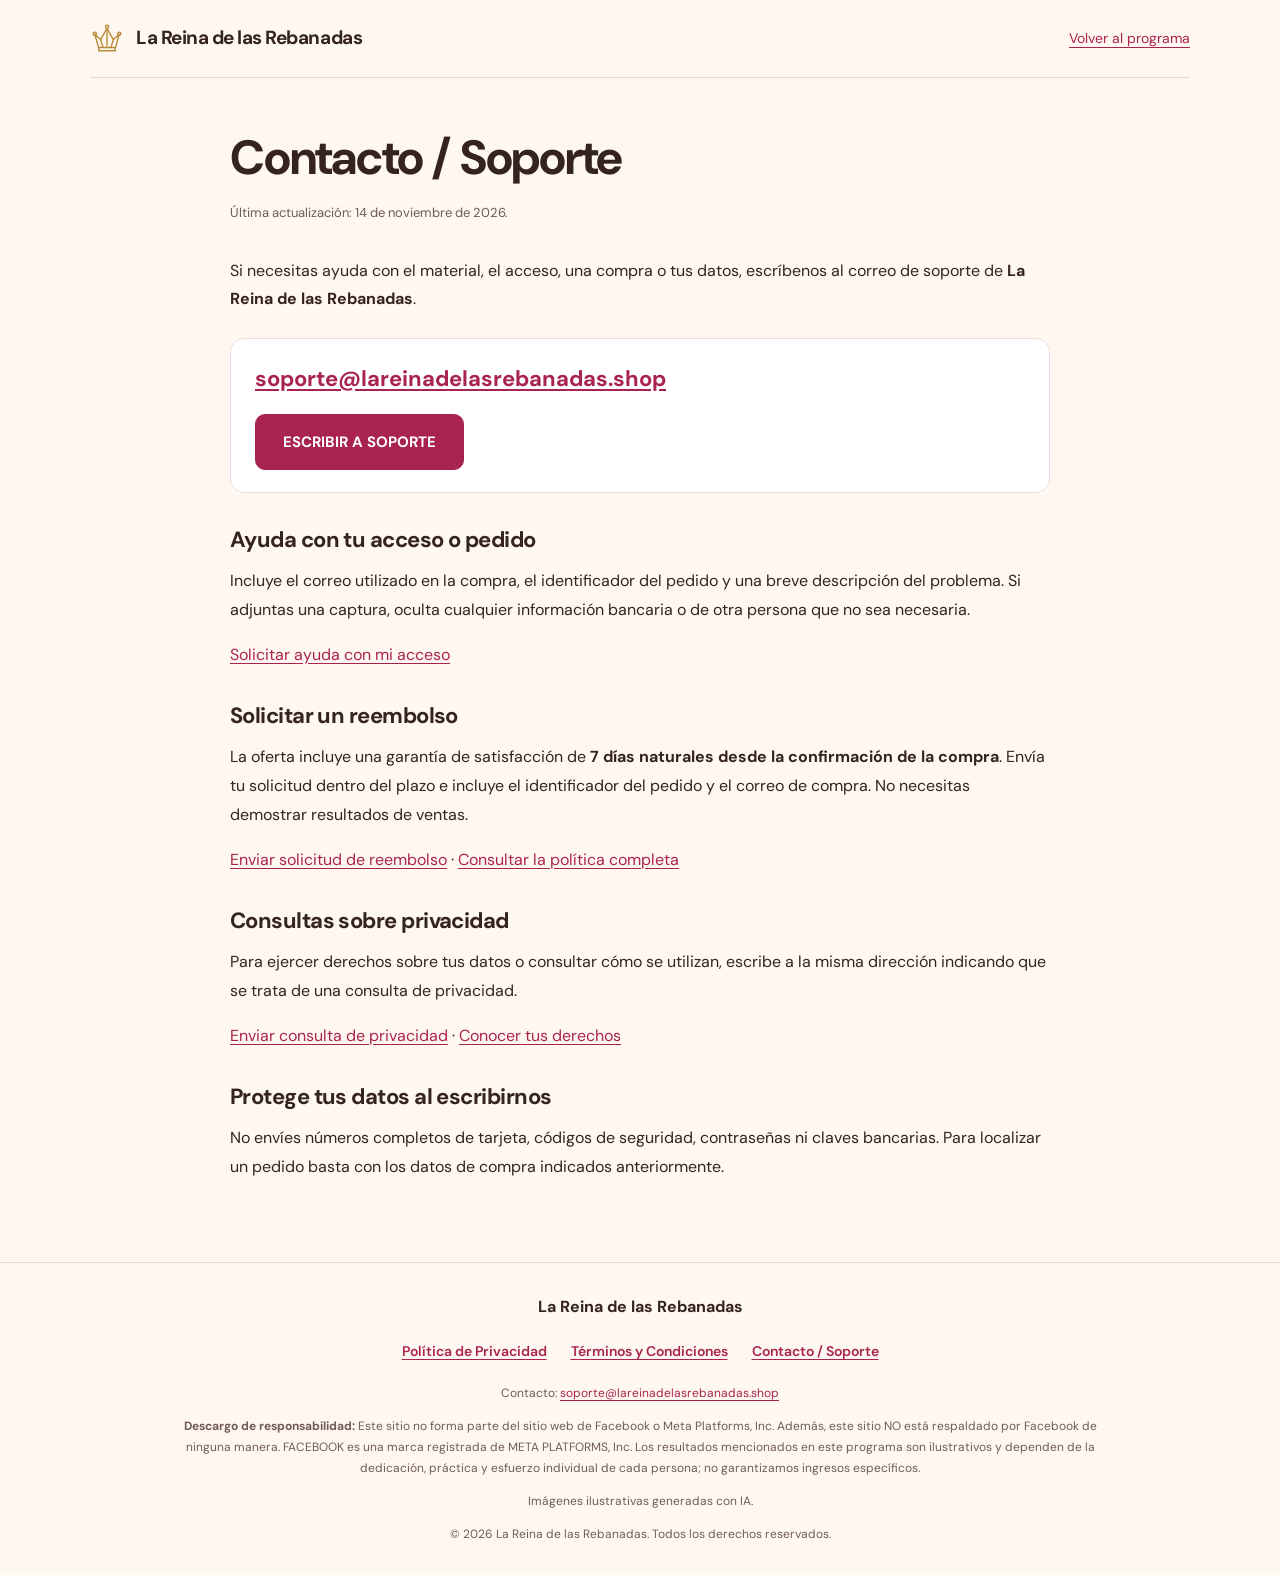
<file: contacto.html>
<!doctype html>
<html lang="es-MX"><head><meta charset="utf-8"><meta name="viewport" content="width=device-width, initial-scale=1"><meta name="theme-color" content="#FFF8F0"><meta name="robots" content="noindex, nofollow"><meta name="description" content="Correo de soporte para acceso al material, pedidos, reembolsos y consultas de privacidad."><title>Contacto / Soporte · La Reina de las Rebanadas</title><link rel="icon" href="/assets/corona.svg" type="image/svg+xml"><link rel="preconnect" href="https://fonts.googleapis.com"><link rel="preconnect" href="https://fonts.gstatic.com" crossorigin><link href="https://fonts.googleapis.com/css2?family=DM+Sans:wght@400;500;600;700&family=Playfair+Display:wght@500;600;700&display=swap" rel="stylesheet"><link rel="stylesheet" href="/styles.css"><link rel="stylesheet" href="/legal.css"></head>
<body class="legal-page"><a class="skip" href="#principal">Ir al contenido</a>
<header class="legal-header"><a class="brand" href="/oferta"><img src="/assets/corona.svg" width="34" height="31" alt=""><span>La Reina de las Rebanadas</span></a><a class="legal-back" href="/oferta">Volver al programa</a></header>
<main class="legal-main" id="principal"><h1>Contacto / Soporte</h1><p class="legal-updated">Última actualización: 14 de noviembre de 2026.</p><p>Si necesitas ayuda con el material, el acceso, una compra o tus datos, escríbenos al correo de soporte de <strong>La Reina de las Rebanadas</strong>.</p>
<div class="legal-highlight"><a class="legal-email" href="mailto:soporte@lareinadelasrebanadas.shop">soporte@lareinadelasrebanadas.shop</a><a class="button" href="mailto:soporte@lareinadelasrebanadas.shop?subject=Consulta%20sobre%20La%20Reina%20de%20las%20Rebanadas">Escribir a soporte</a></div>
<section><h2>Ayuda con tu acceso o pedido</h2><p>Incluye el correo utilizado en la compra, el identificador del pedido y una breve descripción del problema. Si adjuntas una captura, oculta cualquier información bancaria o de otra persona que no sea necesaria.</p><p><a href="mailto:soporte@lareinadelasrebanadas.shop?subject=Ayuda%20con%20mi%20acceso%20o%20pedido">Solicitar ayuda con mi acceso</a></p></section>
<section><h2>Solicitar un reembolso</h2><p>La oferta incluye una garantía de satisfacción de <strong>7 días naturales desde la confirmación de la compra</strong>. Envía tu solicitud dentro del plazo e incluye el identificador del pedido y el correo de compra. No necesitas demostrar resultados de ventas.</p><p><a href="mailto:soporte@lareinadelasrebanadas.shop?subject=Solicitud%20de%20reembolso">Enviar solicitud de reembolso</a> · <a href="/terminos#garantia">Consultar la política completa</a></p></section>
<section><h2>Consultas sobre privacidad</h2><p>Para ejercer derechos sobre tus datos o consultar cómo se utilizan, escribe a la misma dirección indicando que se trata de una consulta de privacidad.</p><p><a href="mailto:soporte@lareinadelasrebanadas.shop?subject=Consulta%20de%20privacidad">Enviar consulta de privacidad</a> · <a href="/privacidad#derechos">Conocer tus derechos</a></p></section>
<section><h2>Protege tus datos al escribirnos</h2><p>No envíes números completos de tarjeta, códigos de seguridad, contraseñas ni claves bancarias. Para localizar un pedido basta con los datos de compra indicados anteriormente.</p></section></main>
<footer class="site-legal-footer" aria-label="Información legal y soporte">
<div class="site-legal-inner">
<p class="site-legal-brand">La Reina de las Rebanadas</p>
<nav class="site-legal-nav" aria-label="Enlaces legales"><a href="/privacidad">Política de Privacidad</a><a href="/terminos">Términos y Condiciones</a><a href="/contacto">Contacto / Soporte</a></nav>
<p class="site-legal-contact">Contacto: <a href="mailto:soporte@lareinadelasrebanadas.shop">soporte@lareinadelasrebanadas.shop</a></p>
<p class="site-legal-disclaimer"><strong>Descargo de responsabilidad:</strong> Este sitio no forma parte del sitio web de Facebook o Meta Platforms, Inc. Además, este sitio NO está respaldado por Facebook de ninguna manera. FACEBOOK es una marca registrada de META PLATFORMS, Inc. Los resultados mencionados en este programa son ilustrativos y dependen de la dedicación, práctica y esfuerzo individual de cada persona; no garantizamos ingresos específicos.</p>
<p class="site-legal-images">Imágenes ilustrativas generadas con IA.</p>
<p class="site-legal-copyright">© <span id="year">2026</span> La Reina de las Rebanadas. Todos los derechos reservados.</p>
</div></footer></body></html>
</file>
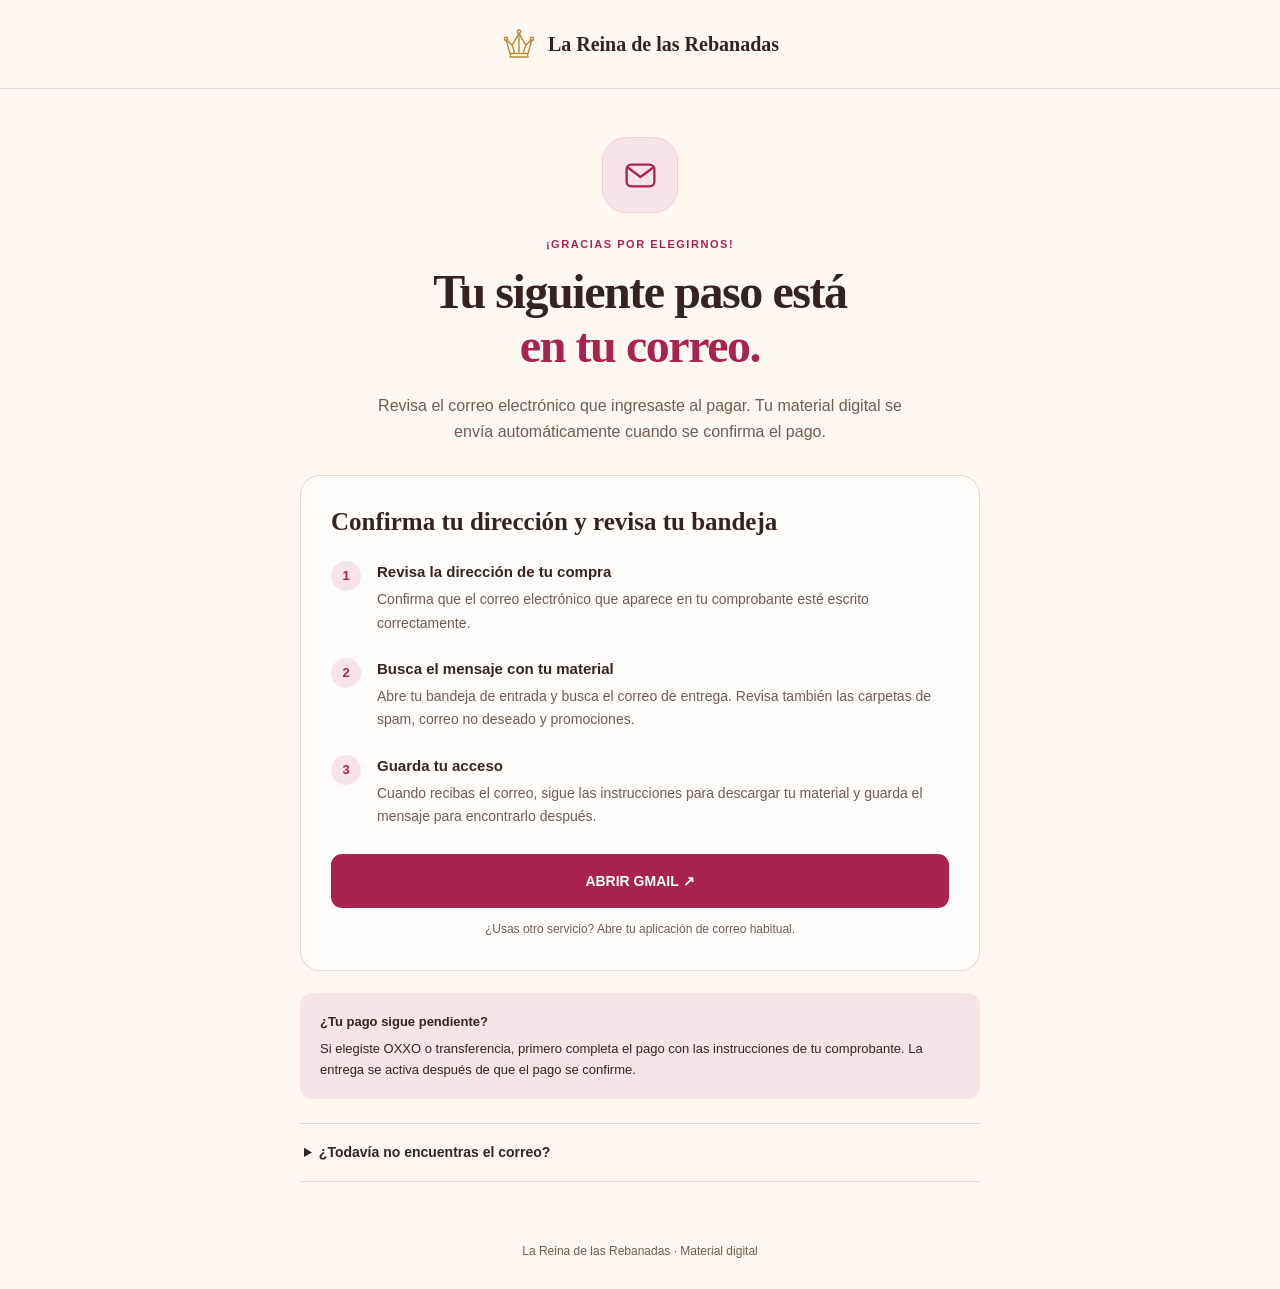
<file: gracias.html>
<!doctype html>
<html lang="es-MX">
<head>
<meta charset="utf-8"><meta name="viewport" content="width=device-width,initial-scale=1">
<meta name="robots" content="noindex,nofollow"><meta name="theme-color" content="#fff8f0">
<meta name="referrer" content="no-referrer">
<title>Gracias · La Reina de las Rebanadas</title>
<meta name="description" content="Revisa el correo electrónico que ingresaste al pagar para encontrar tu material digital.">
<link rel="icon" href="/assets/corona.svg" type="image/svg+xml">
<style>
:root{color-scheme:light;--cream:#fff8f0;--berry:#a92350;--ink:#35231f;--muted:#705b54;--line:#e7d8cb}
*{box-sizing:border-box}body{margin:0;background:var(--cream);color:var(--ink);font:16px/1.65 Arial,sans-serif;-webkit-font-smoothing:antialiased}
header{padding:26px 20px;border-bottom:1px solid var(--line)}.brand{display:flex;justify-content:center;align-items:center;gap:11px;font:600 20px/1.2 Georgia,serif}.brand img{width:36px;height:36px}
main{max-width:720px;margin:0 auto;padding:48px 20px 60px}.intro{text-align:center}.icon{display:grid;place-items:center;width:76px;height:76px;margin:0 auto 22px;background:#f8e4e8;border:1px solid #ecd1da;border-radius:24px;color:var(--berry)}
.eyebrow{text-transform:uppercase;letter-spacing:.14em;font-size:11px;font-weight:700;color:var(--berry);margin:0 0 12px}
h1{font:600 clamp(33px,6vw,48px)/1.12 Georgia,serif;letter-spacing:-.03em;margin:0 0 20px}h1 span{color:var(--berry)}
p{color:var(--muted);margin:0 0 18px}.intro>p:last-child{max-width:540px;margin:0 auto 30px}
.card{background:#fffdfb;border:1px solid var(--line);border-radius:20px;padding:30px;box-shadow:0 12px 40px #35231f06}
h2{font:600 25px/1.25 Georgia,serif;margin:0 0 22px}
ol{list-style:none;padding:0;margin:0;counter-reset:step}li{counter-increment:step;position:relative;padding:0 0 22px 46px}li:last-child{padding-bottom:0}li:before{content:counter(step);position:absolute;left:0;top:1px;width:30px;height:30px;border-radius:50%;background:#f8e4e8;color:var(--berry);font-weight:700;display:grid;place-items:center;font-size:13px}
li strong{display:block;margin-bottom:4px;font-size:15px}li p{font-size:14px;margin:0}
.button{display:flex;align-items:center;justify-content:center;min-height:54px;padding:15px 22px;margin-top:26px;border-radius:11px;background:var(--berry);color:white;text-decoration:none;font-size:14px;font-weight:700;text-align:center}
.button:hover{background:#87183e}.button:focus-visible,summary:focus-visible{outline:3px solid #b88a38;outline-offset:4px}
.hint{text-align:center;font-size:12px;margin:12px 0 0}
.note{margin:22px 0 0;padding:18px 20px;border-radius:12px;background:#f8e4e8;font-size:13px;color:var(--ink)}.note strong{display:block;margin-bottom:5px}
details{margin-top:24px;border-block:1px solid var(--line);padding:0 4px}summary{cursor:pointer;font-weight:700;font-size:14px;padding:17px 0}details p{font-size:14px;margin:0 0 18px}
footer{text-align:center;padding:0 20px 28px;font-size:12px;color:var(--muted)}
[hidden]{display:none!important}
@media(max-width:480px){header{padding:20px 16px}.brand{font-size:17px}main{padding:34px 16px 40px}.card{padding:23px 20px}.icon{width:66px;height:66px;margin-bottom:20px}li{padding-left:42px}h2{font-size:23px}}
</style>
</head>
<body>
<header><div class="brand"><img src="/assets/corona.svg" alt="" width="36" height="36"><span>La Reina de las <strong>Rebanadas</strong></span></div></header>
<main>
<section class="intro" aria-labelledby="title">
<div class="icon" aria-hidden="true"><svg width="37" height="37" viewBox="0 0 24 24" fill="none" stroke="currentColor" stroke-width="1.5" stroke-linecap="round" stroke-linejoin="round"><rect x="3" y="5" width="18" height="14" rx="3"/><path d="m4 7 8 6 8-6"/></svg></div>
<p class="eyebrow">¡Gracias por elegirnos!</p>
<h1>Tu siguiente paso está<br><span>en tu correo.</span></h1>
<p>Revisa el correo electrónico que ingresaste al pagar. Tu material digital se envía automáticamente cuando se confirma el pago.</p>
</section>
<section class="card" aria-labelledby="steps-title">
<h2 id="steps-title">Confirma tu dirección y revisa tu bandeja</h2>
<ol>
<li><strong>Revisa la dirección de tu compra</strong><p>Confirma que el correo electrónico que aparece en tu comprobante esté escrito correctamente.</p></li>
<li><strong>Busca el mensaje con tu material</strong><p>Abre tu bandeja de entrada y busca el correo de entrega. Revisa también las carpetas de spam, correo no deseado y promociones.</p></li>
<li><strong>Guarda tu acceso</strong><p>Cuando recibas el correo, sigue las instrucciones para descargar tu material y guarda el mensaje para encontrarlo después.</p></li>
</ol>
<a class="button" href="https://mail.google.com/" target="_blank" rel="noopener noreferrer">ABRIR GMAIL <span aria-hidden="true">&nbsp;↗</span></a>
<p class="hint">¿Usas otro servicio? Abre tu aplicación de correo habitual.</p>
</section>
<aside class="note"><strong>¿Tu pago sigue pendiente?</strong>Si elegiste OXXO o transferencia, primero completa el pago con las instrucciones de tu comprobante. La entrega se activa después de que el pago se confirme.</aside>
<details><summary>¿Todavía no encuentras el correo?</summary><p>Verifica que tu pago esté confirmado y que la dirección de tu comprobante sea correcta. Si sigues sin recibir el material, utiliza el contacto de soporte que aparece en tu comprobante de compra y ten a mano tu número de pedido.</p></details>
<!-- Future optional upsell: add a separate offer here only after its product, payment and delivery are configured. This informational page never verifies payment or triggers a Purchase event. -->
<section id="oferta-adicional" hidden aria-label="Oferta adicional"></section>
</main>
<footer>La Reina de las Rebanadas · Material digital</footer>
</body>
</html>
</file>
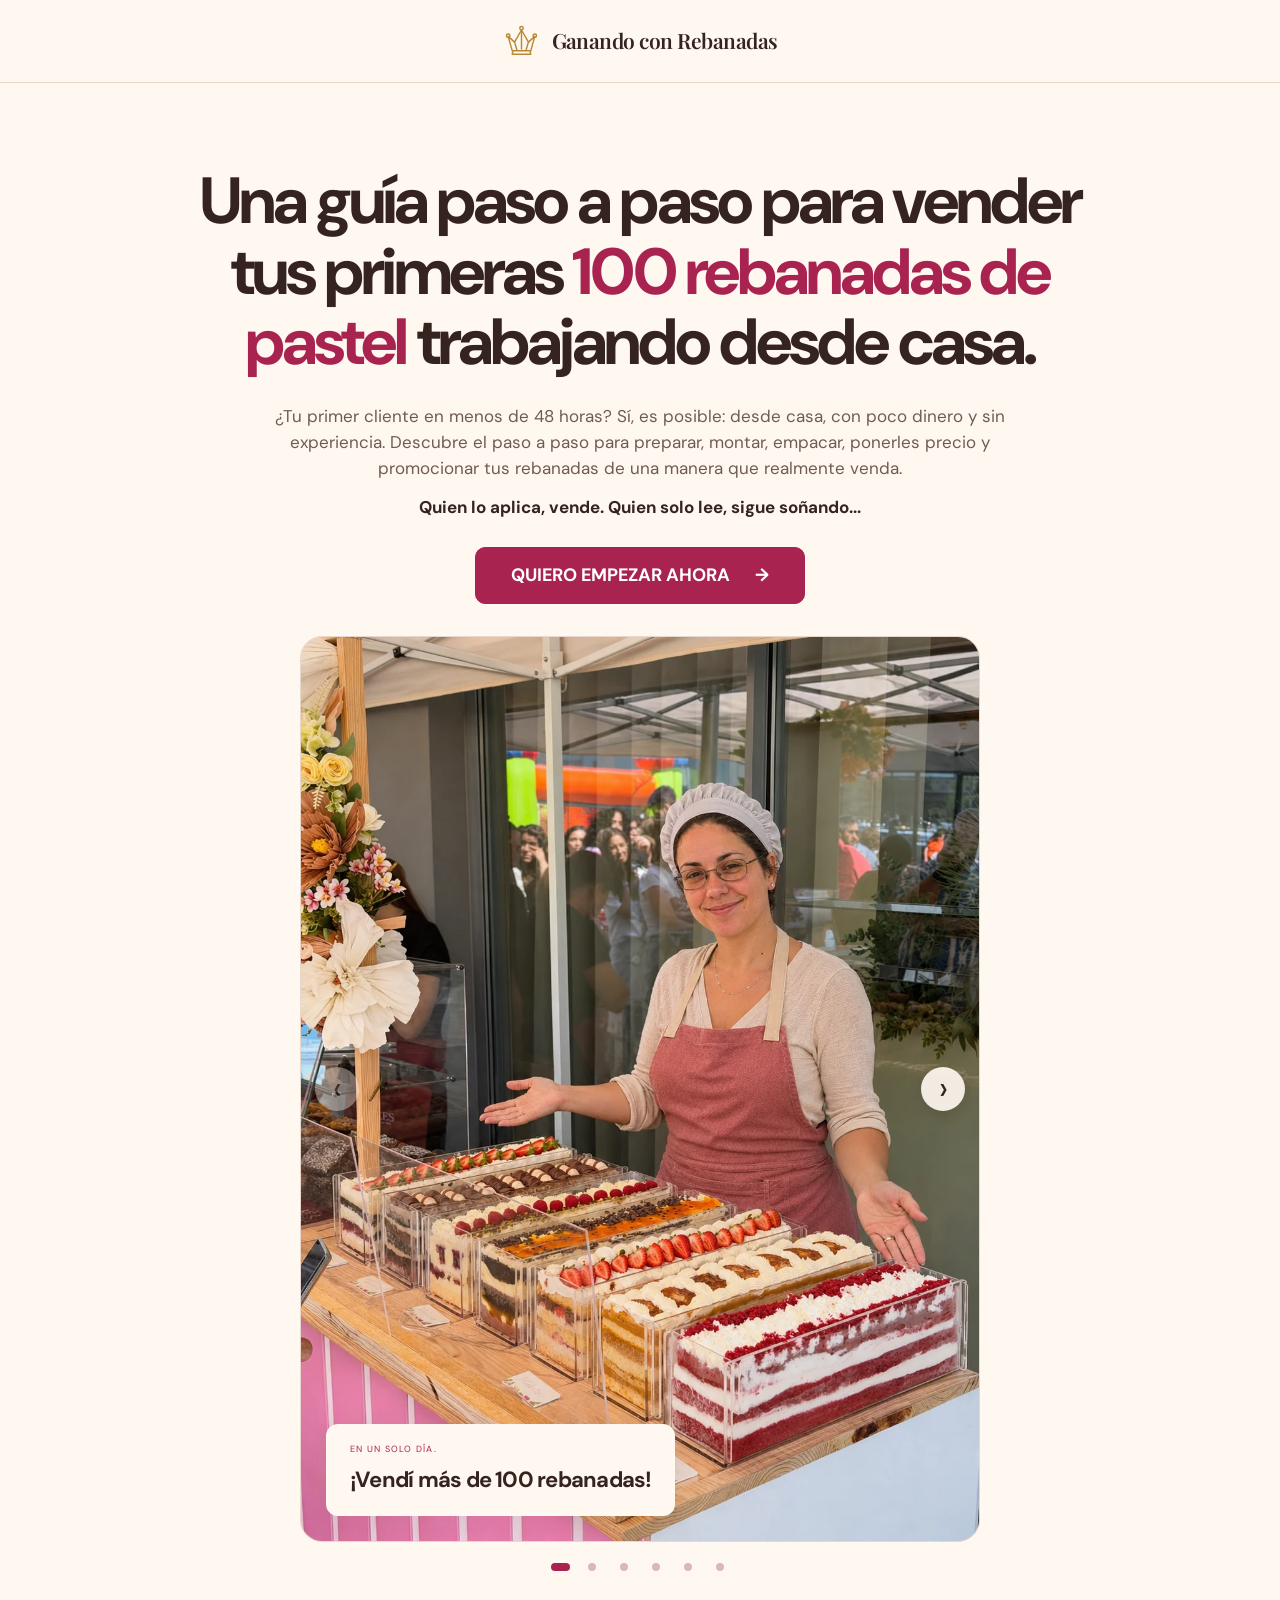
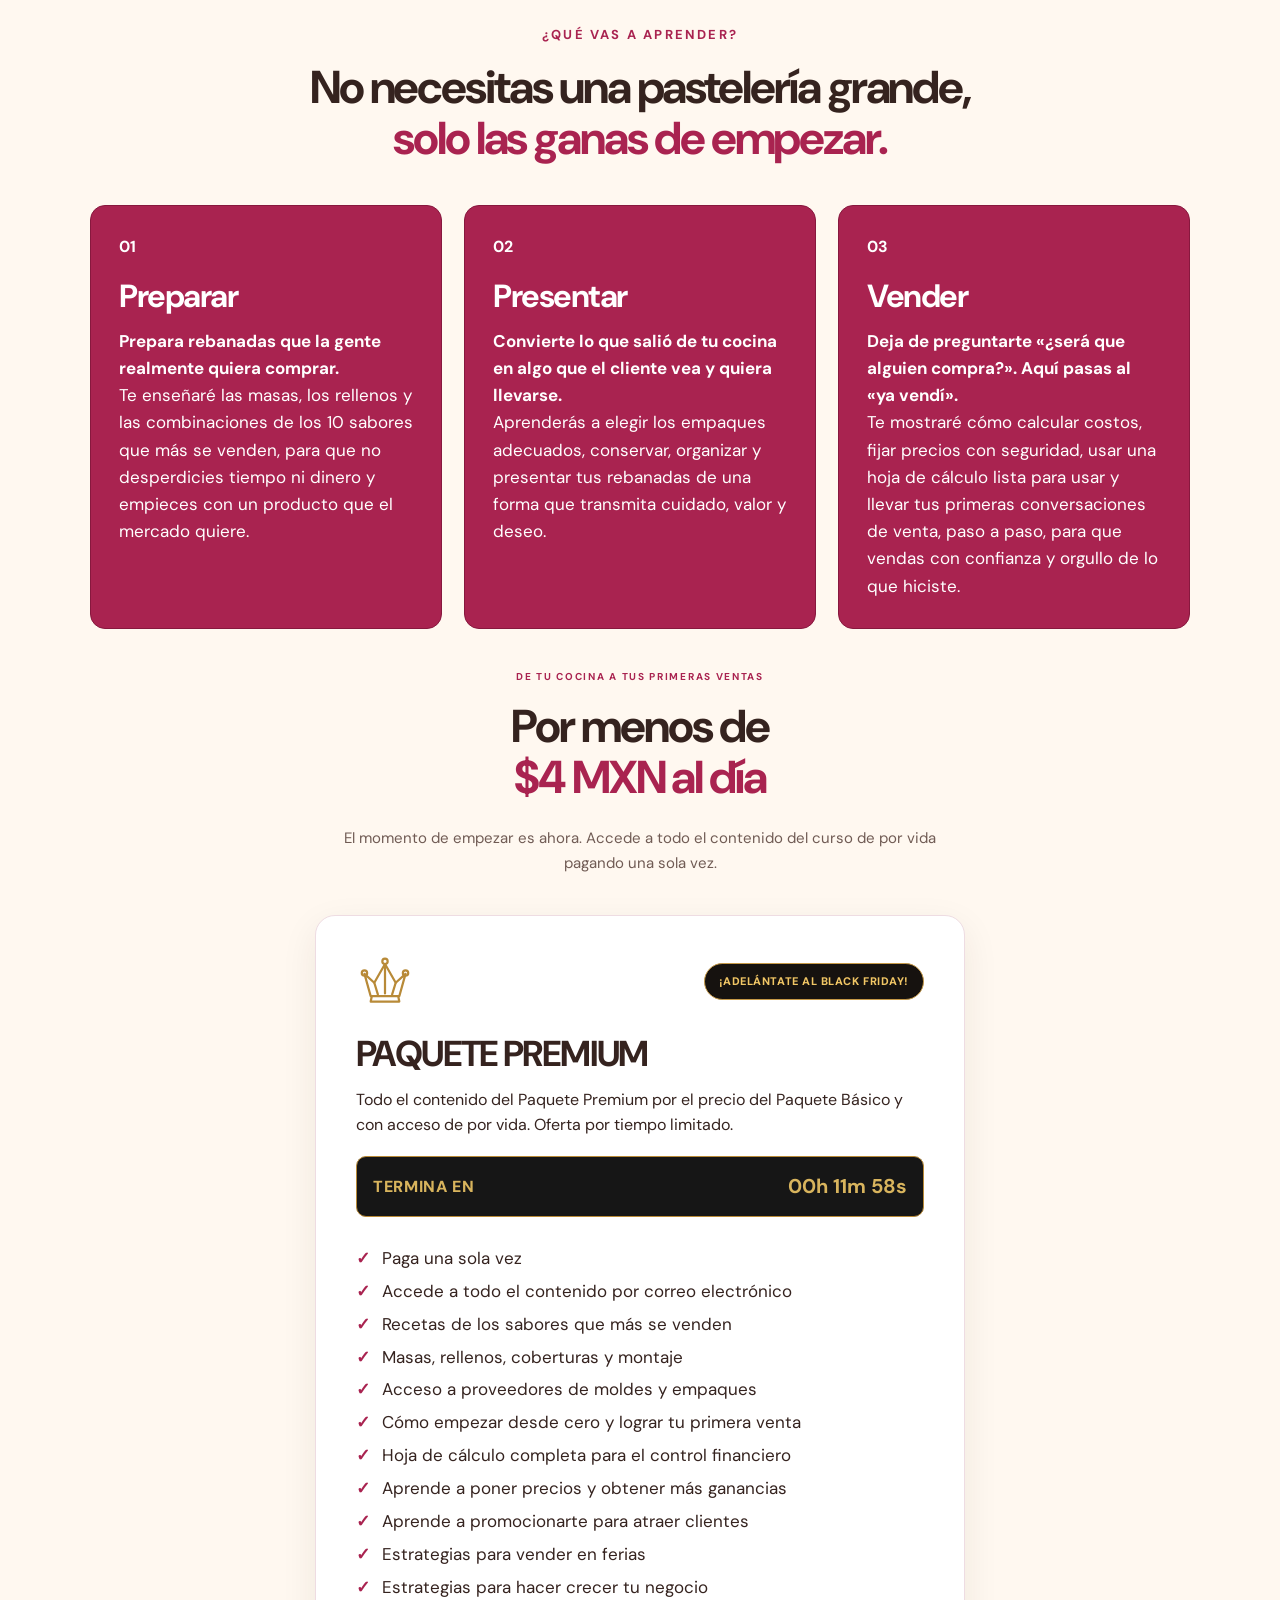
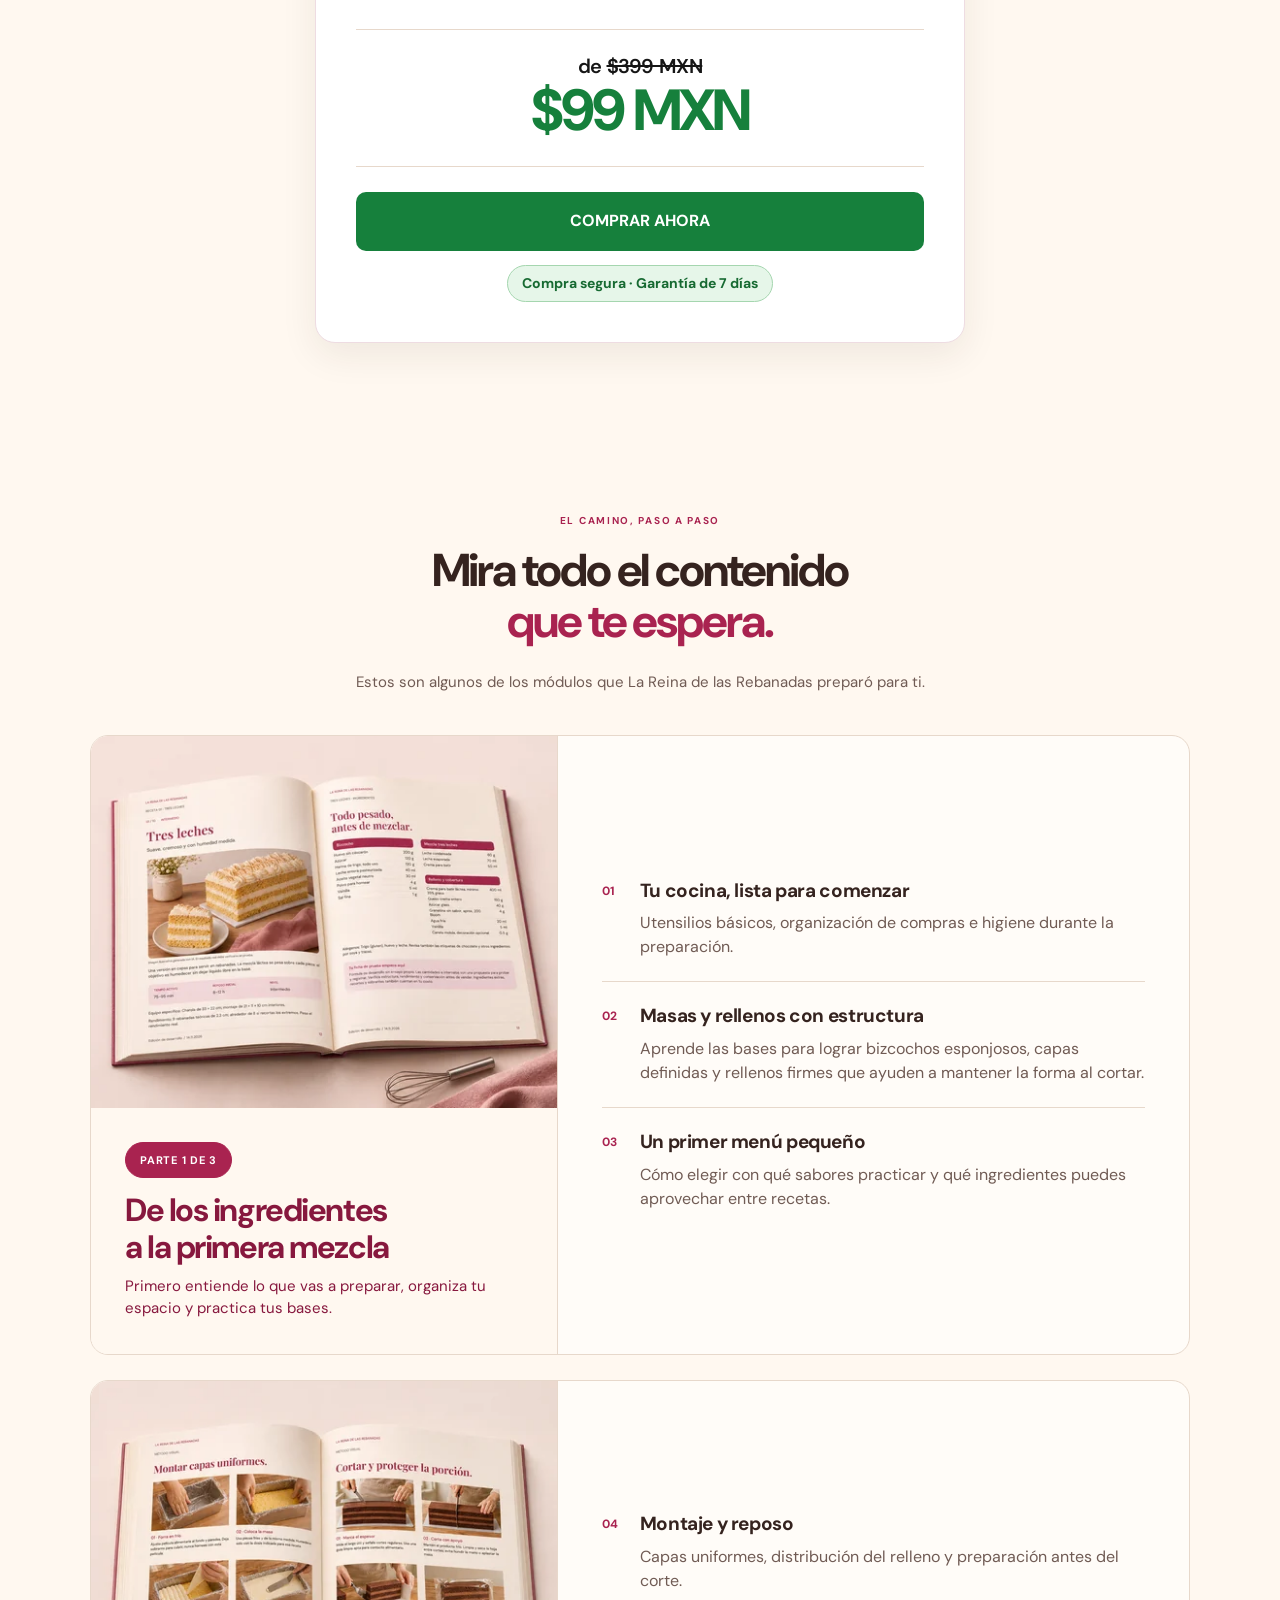
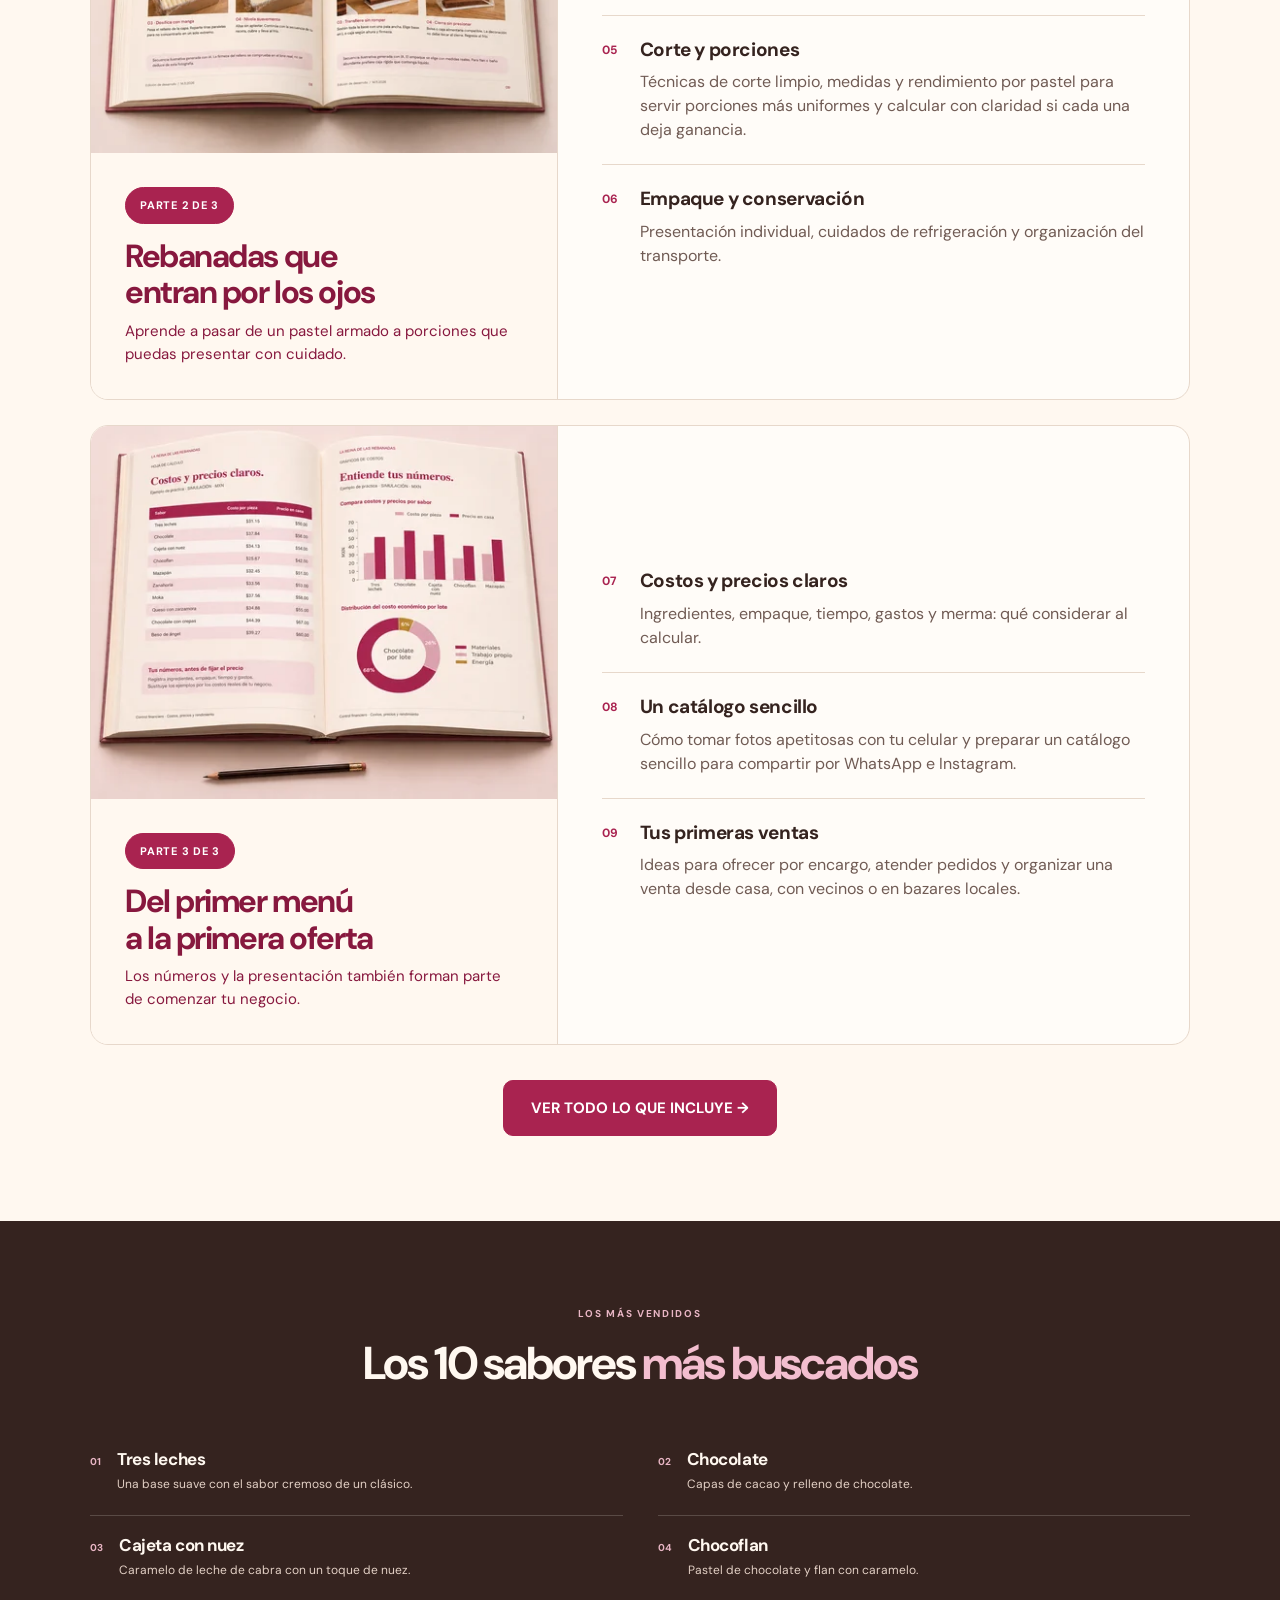
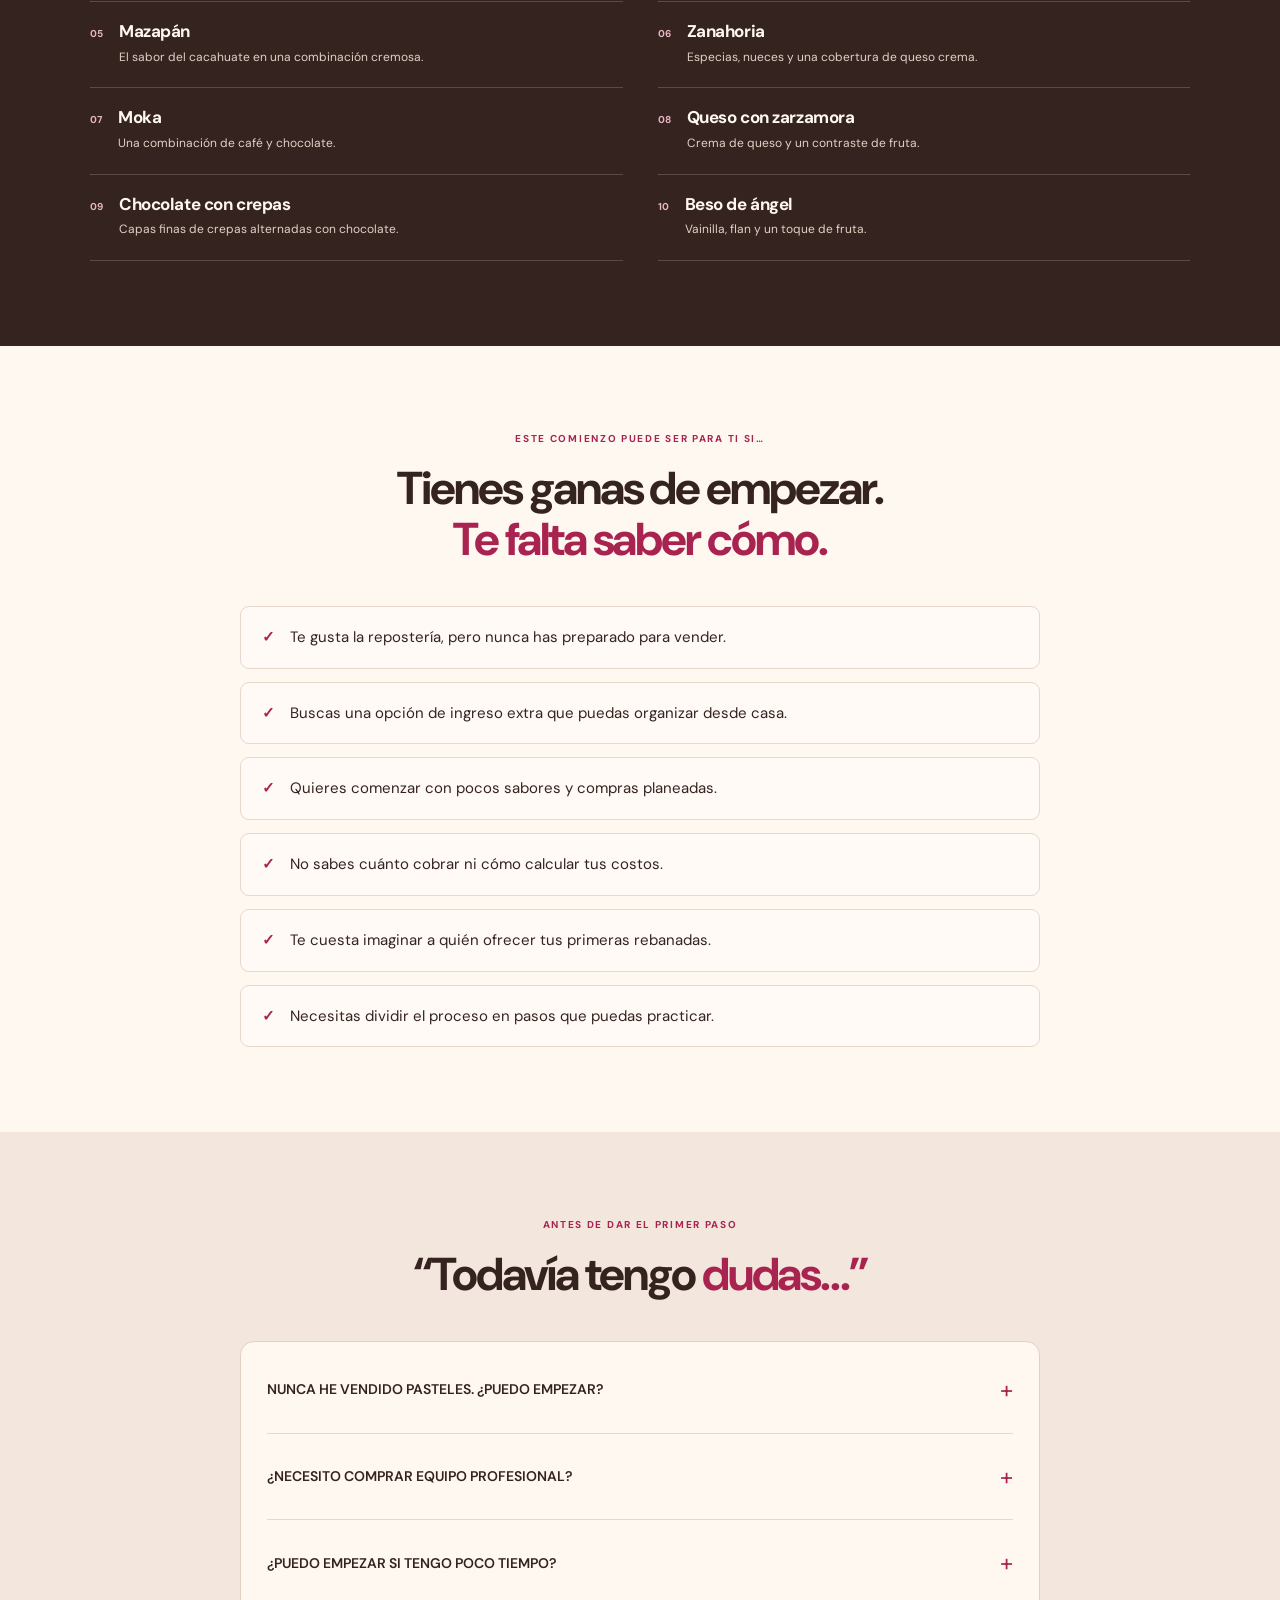
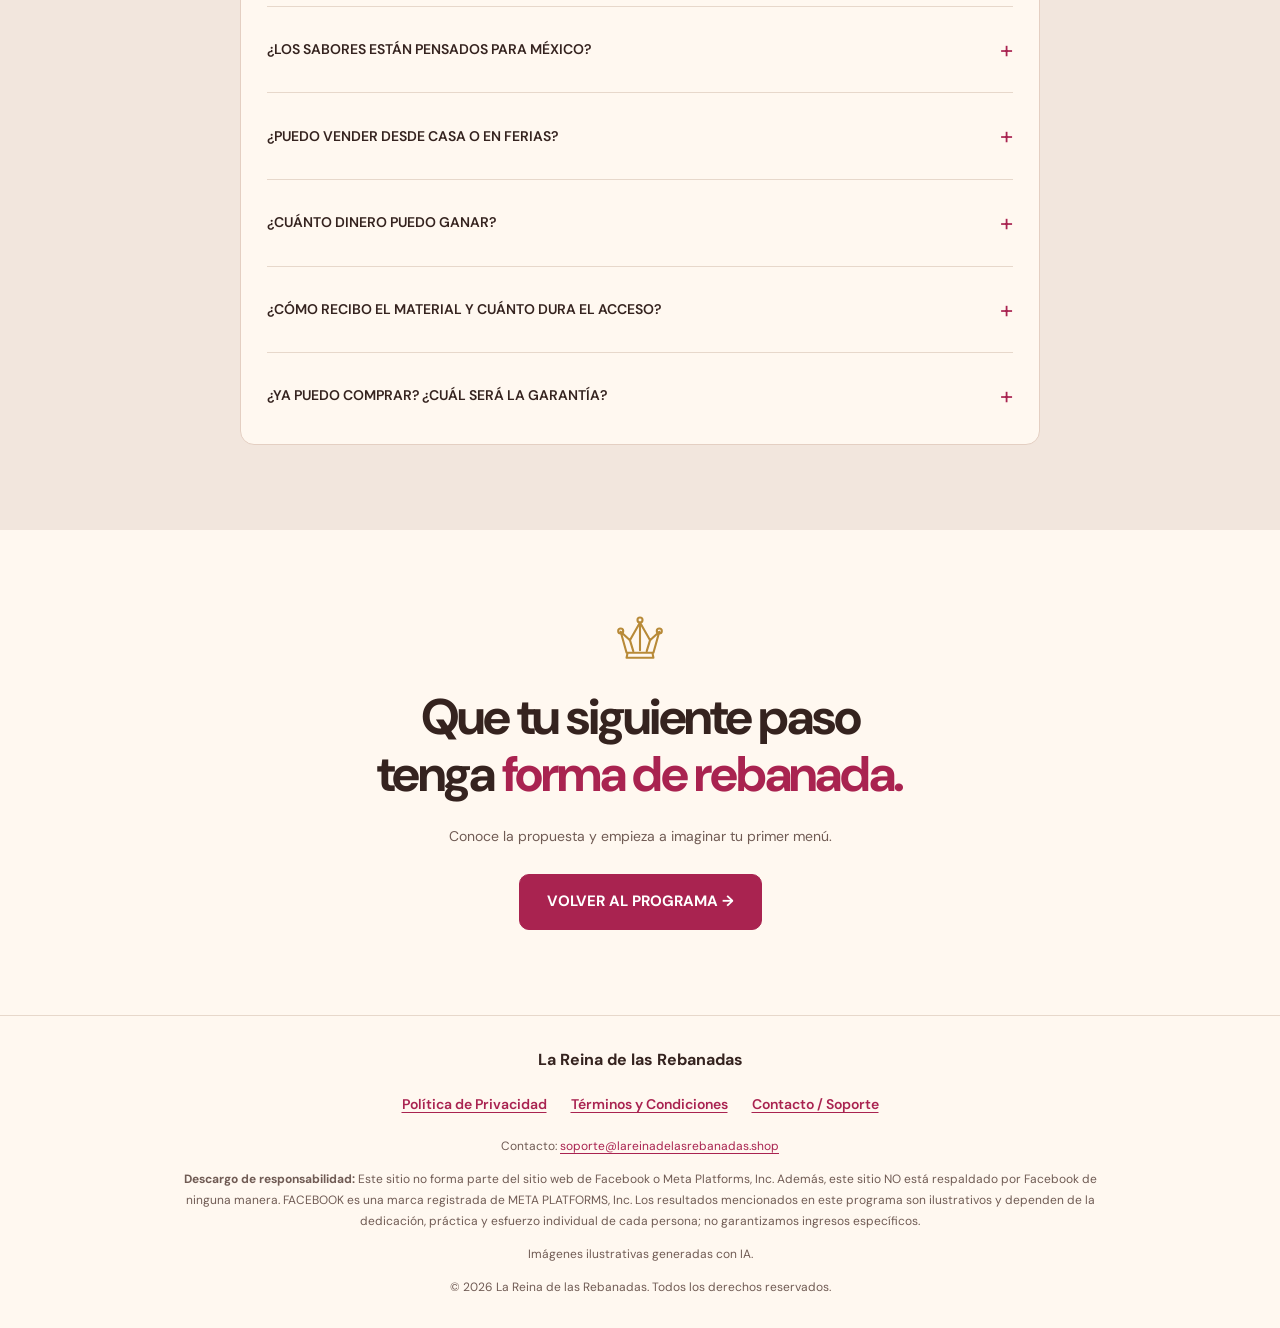
<file: oferta.html>
<!doctype html>
<html lang="es-MX"><head><meta charset="utf-8"><meta name="viewport" content="width=device-width, initial-scale=1"><meta name="theme-color" content="#FFF8F0"><meta name="robots" content="noindex, nofollow"><meta name="description" content="Aprende a preparar, montar y vender rebanadas de pastel desde casa. Conoce La Reina de las Rebanadas, un programa pensado para principiantes."><title>La Reina de las Rebanadas · Tu primer negocio de pasteles</title><link rel="icon" href="/assets/corona.svg" type="image/svg+xml"><link rel="preconnect" href="https://fonts.googleapis.com"><link rel="preconnect" href="https://fonts.gstatic.com" crossorigin><link href="https://fonts.googleapis.com/css2?family=DM+Sans:wght@400;500;600;700&family=Playfair+Display:wght@500;600;700&display=swap" rel="stylesheet"><link rel="stylesheet" href="/styles.css"><link rel="stylesheet" href="/sales.css"><link rel="stylesheet" href="/legal.css">
<script src="/tracking.js" defer></script>
</head>
<body class="sales-page">
<noscript><img height="1" width="1" style="display:none" alt=""
src="https://www.facebook.com/tr?id=1857339102353545&amp;ev=PageView&amp;noscript=1"
/></noscript>
<a class="skip" href="#principal">Ir al contenido</a>
<header class="sales-header"><div class="sales-wrap sales-nav"><a class="brand" href="#inicio"><img src="/assets/corona.svg" width="37" height="34" alt=""><span>Ganando con Rebanadas</span></a></div></header>
<main id="principal">
<section class="sales-hero" id="inicio"><div class="sales-wrap">
<h1>Una guía paso a paso para vender tus primeras <em>100 rebanadas de pastel</em> trabajando desde casa.</h1>
<p class="sales-lead">¿Tu primer cliente en menos de 48 horas? Sí, es posible: desde casa, con poco dinero y sin experiencia. Descubre el paso a paso para preparar, montar, empacar, ponerles precio y promocionar tus rebanadas de una manera que realmente venda.<br><strong>Quien lo aplica, vende. Quien solo lee, sigue soñando...</strong></p>
<a class="button sales-cta" href="#comprar-ahora">Quiero empezar ahora <span aria-hidden="true">→</span></a>

<div class="hero-carousel" role="region" aria-roledescription="carrusel" aria-label="Fotos de los pasteles en la feria">
<div class="sales-hero-picture">
<div class="carousel-track" id="hero-carousel-track" tabindex="0" aria-label="Fotografías de las rebanadas; desliza para ver más">
<figure class="carousel-slide"><img src="/assets/confeiteira-feira.webp" width="1086" height="1448" alt="Repostera presentando pasteles en rebanadas en una feria" fetchpriority="high"><figcaption class="picture-tag"><span>EN UN SOLO DÍA.</span><strong>¡Vendí más de 100 rebanadas!</strong></figcaption></figure>
<figure class="carousel-slide"><img src="/assets/feira-bolo-2.webp" width="1086" height="1448" alt="Pasteles en la feria y una rebanada servida en un plato" loading="lazy"></figure>
<figure class="carousel-slide"><img src="/assets/feira-bolo-4.webp" width="1086" height="1448" alt="Rebanada de pastel con frambuesa y capas de relleno" loading="lazy"></figure>
<figure class="carousel-slide"><img src="/assets/feira-bolo-1.webp" width="1086" height="1448" alt="Rebanada de pastel de chocolate con varias capas" loading="lazy"></figure>
<figure class="carousel-slide"><img src="/assets/feira-bolo-3.webp" width="1086" height="1448" alt="Rebanada de pastel de chocolate, crema y fresa" loading="lazy"></figure>
<figure class="carousel-slide"><img src="/assets/feira-bolo-5.webp" width="1086" height="1448" alt="Pastel en capas con cubierta de fruta y chocolate" loading="lazy"></figure>
</div>
<button class="carousel-arrow carousel-prev" type="button" aria-label="Foto anterior" aria-controls="hero-carousel-track" disabled><span aria-hidden="true">‹</span></button>
<button class="carousel-arrow carousel-next" type="button" aria-label="Foto siguiente" aria-controls="hero-carousel-track"><span aria-hidden="true">›</span></button>
</div>
<div class="carousel-dots" aria-label="Elegir fotografía"><button class="carousel-dot" type="button" aria-label="Ver foto 1 de 6" aria-current="true"></button><button class="carousel-dot" type="button" aria-label="Ver foto 2 de 6"></button><button class="carousel-dot" type="button" aria-label="Ver foto 3 de 6"></button><button class="carousel-dot" type="button" aria-label="Ver foto 4 de 6"></button><button class="carousel-dot" type="button" aria-label="Ver foto 5 de 6"></button><button class="carousel-dot" type="button" aria-label="Ver foto 6 de 6"></button></div>
<p class="carousel-status" aria-live="polite"></p>
</div>
</div></section>
<section class="sales-section" id="programa"><div class="sales-wrap">
<div class="sales-heading"><span class="eyebrow">¿QUÉ VAS A APRENDER?</span><h2>No necesitas una pastelería grande,<br><em>solo las ganas de empezar.</em></h2></div>
<div class="sales-parts"><article><span class="part-number">01</span><h3>Preparar</h3><p><strong>Prepara rebanadas que la gente realmente quiera comprar.</strong><br>Te enseñaré las masas, los rellenos y las combinaciones de los 10 sabores que más se venden, para que no desperdicies tiempo ni dinero y empieces con un producto que el mercado quiere.</p></article><article><span class="part-number">02</span><h3>Presentar</h3><p><strong>Convierte lo que salió de tu cocina en algo que el cliente vea y quiera llevarse.</strong><br>Aprenderás a elegir los empaques adecuados, conservar, organizar y presentar tus rebanadas de una forma que transmita cuidado, valor y deseo.</p></article><article><span class="part-number">03</span><h3>Vender</h3><p><strong>Deja de preguntarte «¿será que alguien compra?». Aquí pasas al «ya vendí».</strong><br>Te mostraré cómo calcular costos, fijar precios con seguridad, usar una hoja de cálculo lista para usar y llevar tus primeras conversaciones de venta, paso a paso, para que vendas con confianza y orgullo de lo que hiciste.</p></article></div>
</div></section>
<section class="sales-section sales-pink" id="oferta"><div class="sales-wrap offer-wrap"><div class="sales-heading"><span class="eyebrow">DE TU COCINA A TUS PRIMERAS VENTAS</span><h2>Por menos de<br><em>$4 MXN al día</em></h2><p>El momento de empezar es ahora. Accede a todo el contenido del curso de por vida pagando una sola vez.</p></div><div class="bundle-card"><div class="bundle-top"><img src="/assets/corona.svg" width="58" height="50" alt=""><span class="sales-pill">¡ADELÁNTATE AL BLACK FRIDAY!</span></div><h3>PAQUETE PREMIUM</h3><p class="bundle-subtitle">Todo el contenido del Paquete Premium por el precio del Paquete Básico y con acceso de por vida. Oferta por tiempo limitado.</p><div class="vip-countdown" role="timer" aria-label="Tiempo restante de la oferta"><span id="vip-countdown-label">TERMINA EN</span><strong id="vip-countdown-time">01h 00m 00s</strong></div><ul class="check-list"><li>Paga una sola vez</li><li>Accede a todo el contenido por correo electrónico</li><li>Recetas de los sabores que más se venden</li><li>Masas, rellenos, coberturas y montaje</li><li>Acceso a proveedores de moldes y empaques</li><li>Cómo empezar desde cero y lograr tu primera venta</li><li>Hoja de cálculo completa para el control financiero</li><li>Aprende a poner precios y obtener más ganancias</li><li>Aprende a promocionarte para atraer clientes</li><li>Estrategias para vender en ferias</li><li>Estrategias para hacer crecer tu negocio</li></ul><div class="bundle-price"><span class="bundle-price-before">de <s>$399 MXN</s></span><strong class="bundle-price-now">$99 MXN</strong></div><a id="comprar-ahora" class="button launch-button" href="https://xpag.global/pay/aq4grR2N" aria-describedby="launch-info">COMPRAR AHORA</a><p class="offer-small offer-guarantee" id="launch-info">Compra segura · Garantía de 7 días</p></div></div></section>
<section class="sales-section" id="contenido"><div class="sales-wrap">
<div class="sales-heading"><span class="eyebrow">EL CAMINO, PASO A PASO</span><h2>Mira todo el contenido<br><em>que te espera.</em></h2><p>Estos son algunos de los módulos que La Reina de las Rebanadas preparó para ti.</p></div>
<div class="curriculum-card"><div class="curriculum-intro curriculum-intro-illustrated"><img class="curriculum-book" src="/assets/modulo-01-recetas-libro.webp" srcset="/assets/modulo-01-recetas-libro-480.webp 480w, /assets/modulo-01-recetas-libro.webp 960w" sizes="(max-width: 760px) calc(100vw - 44px), (max-width: 1164px) 43vw, 470px" width="960" height="1200" alt="" loading="lazy" decoding="async"><div class="curriculum-intro-copy"><span class="sales-pill">PARTE 1 DE 3</span><h3>De los ingredientes<br> a la primera mezcla</h3><p>Primero entiende lo que vas a preparar, organiza tu espacio y practica tus bases.</p></div></div><div class="curriculum-items"><article><span>01</span><div><h4>Tu cocina, lista para comenzar</h4><p>Utensilios básicos, organización de compras e higiene durante la preparación.</p></div></article><article><span>02</span><div><h4>Masas y rellenos con estructura</h4><p>Aprende las bases para lograr bizcochos esponjosos, capas definidas y rellenos firmes que ayuden a mantener la forma al cortar.</p></div></article><article><span>03</span><div><h4>Un primer menú pequeño</h4><p>Cómo elegir con qué sabores practicar y qué ingredientes puedes aprovechar entre recetas.</p></div></article></div></div>
<div class="curriculum-card"><div class="curriculum-intro curriculum-intro-illustrated"><img class="curriculum-book" src="/assets/modulo-02-montaje-libro.webp" srcset="/assets/modulo-02-montaje-libro-480.webp 480w, /assets/modulo-02-montaje-libro.webp 960w" sizes="(max-width: 760px) calc(100vw - 44px), (max-width: 1164px) 43vw, 470px" width="960" height="1200" alt="" loading="lazy" decoding="async"><div class="curriculum-intro-copy"><span class="sales-pill">PARTE 2 DE 3</span><h3>Rebanadas que<br> entran por los ojos</h3><p>Aprende a pasar de un pastel armado a porciones que puedas presentar con cuidado.</p></div></div><div class="curriculum-items"><article><span>04</span><div><h4>Montaje y reposo</h4><p>Capas uniformes, distribución del relleno y preparación antes del corte.</p></div></article><article><span>05</span><div><h4>Corte y porciones</h4><p>Técnicas de corte limpio, medidas y rendimiento por pastel para servir porciones más uniformes y calcular con claridad si cada una deja ganancia.</p></div></article><article><span>06</span><div><h4>Empaque y conservación</h4><p>Presentación individual, cuidados de refrigeración y organización del transporte.</p></div></article></div></div>
<div class="curriculum-card"><div class="curriculum-intro curriculum-intro-illustrated"><img class="curriculum-book" src="/assets/modulo-03-ventas-libro.webp" srcset="/assets/modulo-03-ventas-libro-480.webp 480w, /assets/modulo-03-ventas-libro.webp 960w" sizes="(max-width: 760px) calc(100vw - 44px), (max-width: 1164px) 43vw, 470px" width="960" height="1200" alt="" loading="lazy" decoding="async"><div class="curriculum-intro-copy"><span class="sales-pill">PARTE 3 DE 3</span><h3>Del primer menú<br> a la primera oferta</h3><p>Los números y la presentación también forman parte de comenzar tu negocio.</p></div></div><div class="curriculum-items"><article><span>07</span><div><h4>Costos y precios claros</h4><p>Ingredientes, empaque, tiempo, gastos y merma: qué considerar al calcular.</p></div></article><article><span>08</span><div><h4>Un catálogo sencillo</h4><p>Cómo tomar fotos apetitosas con tu celular y preparar un catálogo sencillo para compartir por WhatsApp e Instagram.</p></div></article><article><span>09</span><div><h4>Tus primeras ventas</h4><p>Ideas para ofrecer por encargo, atender pedidos y organizar una venta desde casa, con vecinos o en bazares locales.</p></div></article></div></div>
<div class="center sales-inline-cta"><a class="button" href="#comprar-ahora">Ver todo lo que incluye →</a></div>
</div></section>
<section class="sales-section flavor-section sales-dark" id="sabores"><div class="sales-wrap">
<div class="sales-heading"><span class="eyebrow">LOS MÁS VENDIDOS</span><h2>Los 10 sabores <em>más buscados</em></h2></div>
<div class="flavor-menu"><article><span>01</span><div><h3>Tres leches</h3><p>Una base suave con el sabor cremoso de un clásico.</p></div></article><article><span>02</span><div><h3>Chocolate</h3><p>Capas de cacao y relleno de chocolate.</p></div></article><article><span>03</span><div><h3>Cajeta con nuez</h3><p>Caramelo de leche de cabra con un toque de nuez.</p></div></article><article><span>04</span><div><h3>Chocoflan</h3><p>Pastel de chocolate y flan con caramelo.</p></div></article><article><span>05</span><div><h3>Mazapán</h3><p>El sabor del cacahuate en una combinación cremosa.</p></div></article><article><span>06</span><div><h3>Zanahoria</h3><p>Especias, nueces y una cobertura de queso crema.</p></div></article><article><span>07</span><div><h3>Moka</h3><p>Una combinación de café y chocolate.</p></div></article><article><span>08</span><div><h3>Queso con zarzamora</h3><p>Crema de queso y un contraste de fruta.</p></div></article><article><span>09</span><div><h3>Chocolate con crepas</h3><p>Capas finas de crepas alternadas con chocolate.</p></div></article><article><span>10</span><div><h3>Beso de ángel</h3><p>Vainilla, flan y un toque de fruta.</p></div></article></div>
</div></section>


<section class="sales-section"><div class="sales-wrap audience-wrap"><div class="sales-heading"><span class="eyebrow">ESTE COMIENZO PUEDE SER PARA TI SI…</span><h2>Tienes ganas de empezar.<br><em>Te falta saber cómo.</em></h2></div><ul class="audience-list"><li>Te gusta la repostería, pero nunca has preparado para vender.</li><li>Buscas una opción de ingreso extra que puedas organizar desde casa.</li><li>Quieres comenzar con pocos sabores y compras planeadas.</li><li>No sabes cuánto cobrar ni cómo calcular tus costos.</li><li>Te cuesta imaginar a quién ofrecer tus primeras rebanadas.</li><li>Necesitas dividir el proceso en pasos que puedas practicar.</li></ul></div></section>
<section class="sales-section sales-faq" id="preguntas"><div class="sales-wrap faq-wrap"><div class="sales-heading"><span class="eyebrow">ANTES DE DAR EL PRIMER PASO</span><h2>“Todavía tengo <em>dudas…”</em></h2></div><div class="faq-list">
<details><summary>Nunca he vendido pasteles. ¿Puedo empezar?<span aria-hidden="true">+</span></summary><p>La propuesta está pensada para principiantes. El recorrido empieza por la organización y las bases, y avanza hacia el montaje, los costos y la presentación de tus productos.</p></details>
<details><summary>¿Necesito comprar equipo profesional?<span aria-hidden="true">+</span></summary><p>El primer paso es revisar qué tienes y qué requiere cada receta. El equipo y la inversión dependen del producto y del volumen que decidas preparar; conviene planearlos antes de comprar.</p></details>
<details><summary>¿Puedo empezar si tengo poco tiempo?<span aria-hidden="true">+</span></summary><p>Puedes organizar una primera producción pequeña según tu disponibilidad. Considera todos los tiempos: compras, preparación, horneado, enfriado, montaje y entrega.</p></details>
<details><summary>¿Los sabores están pensados para México?<span aria-hidden="true">+</span></summary><p>Sí. La selección incluye sabores como tres leches, cajeta, mazapán y chocoflan, dentro de una propuesta de porciones individuales.</p></details>
<details><summary>¿Puedo vender desde casa o en ferias?<span aria-hidden="true">+</span></summary><p>Ambas son opciones que puedes evaluar. La preparación, la refrigeración, el transporte y los permisos deben adecuarse al producto y a las condiciones de venta de tu localidad.</p></details>
<details><summary>¿Cuánto dinero puedo ganar?<span aria-hidden="true">+</span></summary><p>No hay una cantidad garantizada. Depende de tus costos, precios, demanda y capacidad de producción. Los ingresos por ventas no equivalen a la ganancia: debes descontar todos los gastos.</p></details>
<details><summary>¿Cómo recibo el material y cuánto dura el acceso?<span aria-hidden="true">+</span></summary><p>Inmediatamente después de confirmar tu pago, recibirás un correo electrónico con el acceso directo a todo el material digital, recetas y hojas de cálculo. El acceso es de por vida.</p></details>
<details><summary>¿Ya puedo comprar? ¿Cuál será la garantía?<span aria-hidden="true">+</span></summary><p>¡Sí! Las inscripciones están abiertas por tiempo limitado a un precio especial de $99 MXN. Además, cuentas con una garantía de satisfacción de 7 días: si no te gusta, te devolvemos el 100% de tu dinero.</p></details>
</div></div></section>
<section class="sales-section closing-section"><div class="sales-wrap"><img src="/assets/corona.svg" width="54" height="47" alt="" loading="lazy"><h2>Que tu siguiente paso<br>tenga <em>forma de rebanada.</em></h2><p>Conoce la propuesta y empieza a imaginar tu primer menú.</p><a class="button" href="#comprar-ahora">Volver al programa →</a></div></section>
</main>
<footer class="site-legal-footer" aria-label="Información legal y soporte">
<div class="site-legal-inner">
<p class="site-legal-brand">La Reina de las Rebanadas</p>
<nav class="site-legal-nav" aria-label="Enlaces legales"><a href="/privacidad">Política de Privacidad</a><a href="/terminos">Términos y Condiciones</a><a href="/contacto">Contacto / Soporte</a></nav>
<p class="site-legal-contact">Contacto: <a href="mailto:soporte@lareinadelasrebanadas.shop">soporte@lareinadelasrebanadas.shop</a></p>
<p class="site-legal-disclaimer"><strong>Descargo de responsabilidad:</strong> Este sitio no forma parte del sitio web de Facebook o Meta Platforms, Inc. Además, este sitio NO está respaldado por Facebook de ninguna manera. FACEBOOK es una marca registrada de META PLATFORMS, Inc. Los resultados mencionados en este programa son ilustrativos y dependen de la dedicación, práctica y esfuerzo individual de cada persona; no garantizamos ingresos específicos.</p>
<p class="site-legal-images">Imágenes ilustrativas generadas con IA.</p>
<p class="site-legal-copyright">© <span id="year">2026</span> La Reina de las Rebanadas. Todos los derechos reservados.</p>
</div></footer>
<script src="/main.js" defer></script></body></html>
</file>
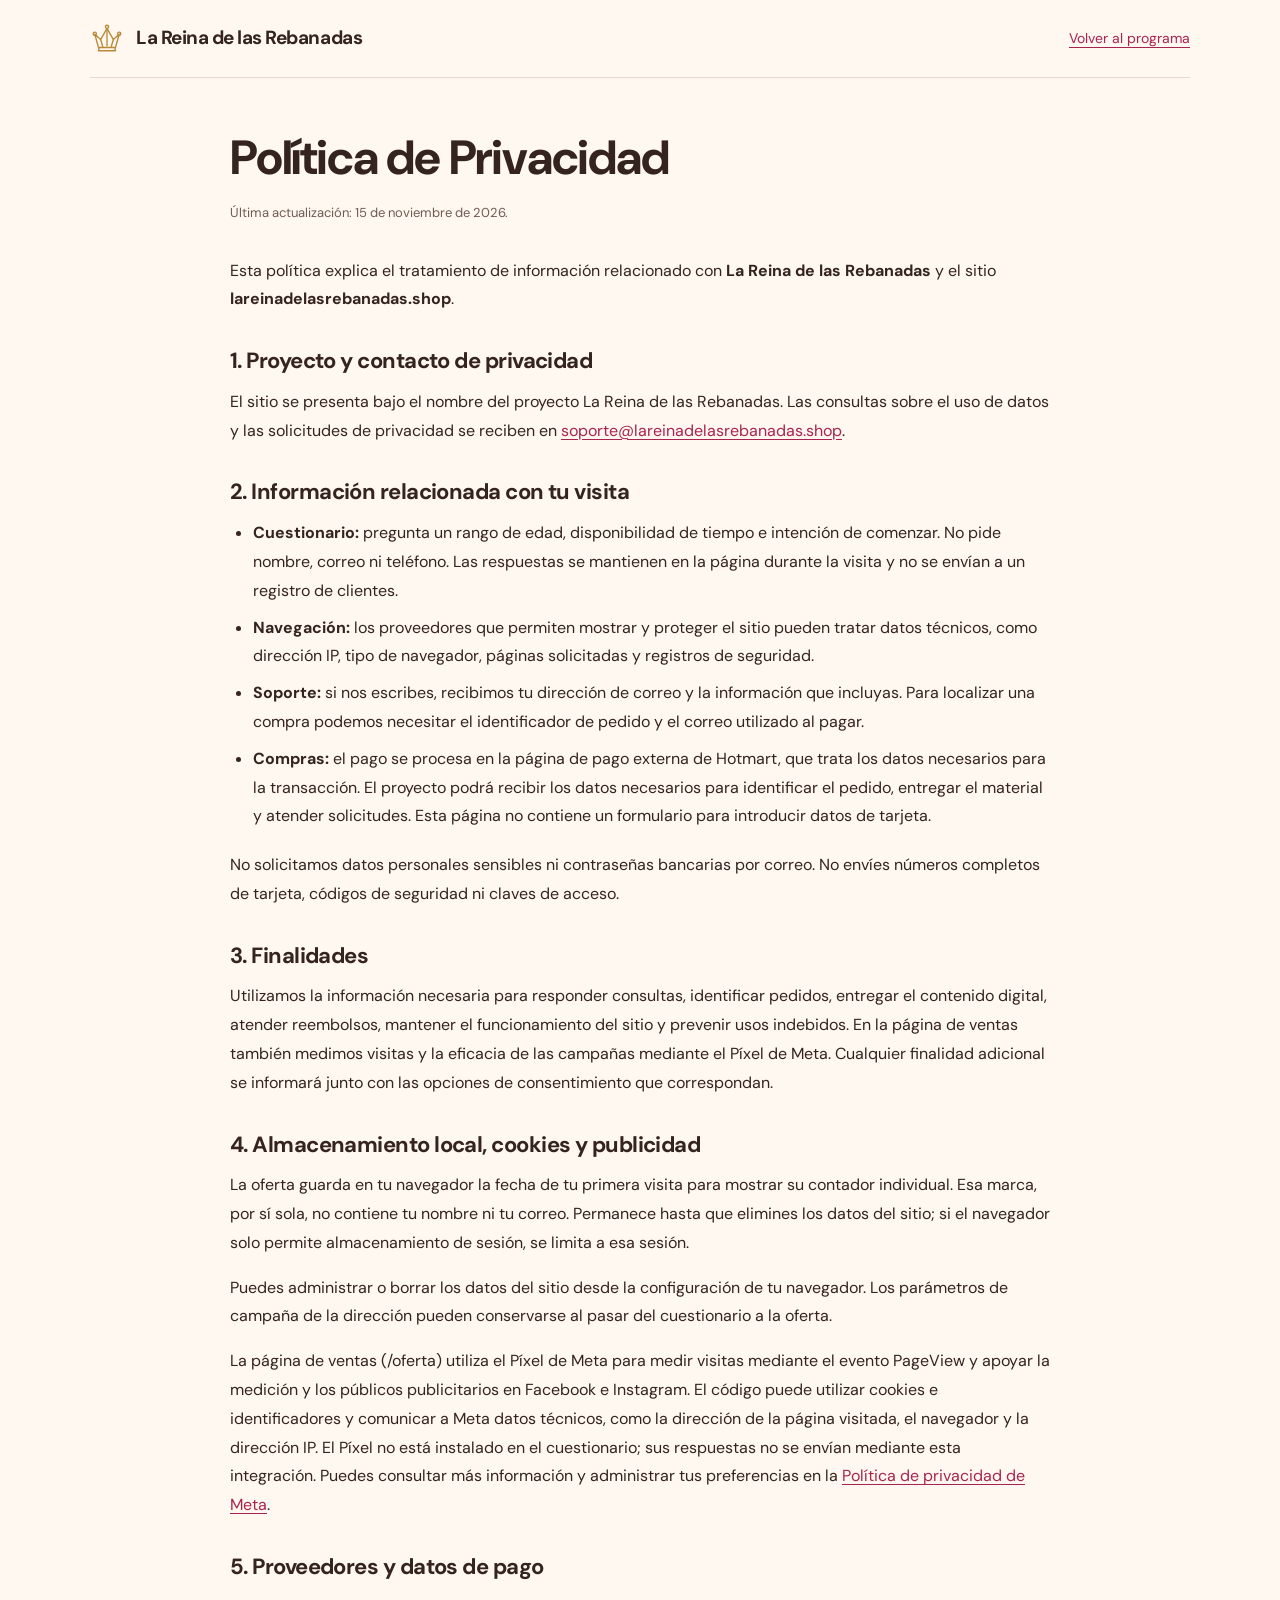
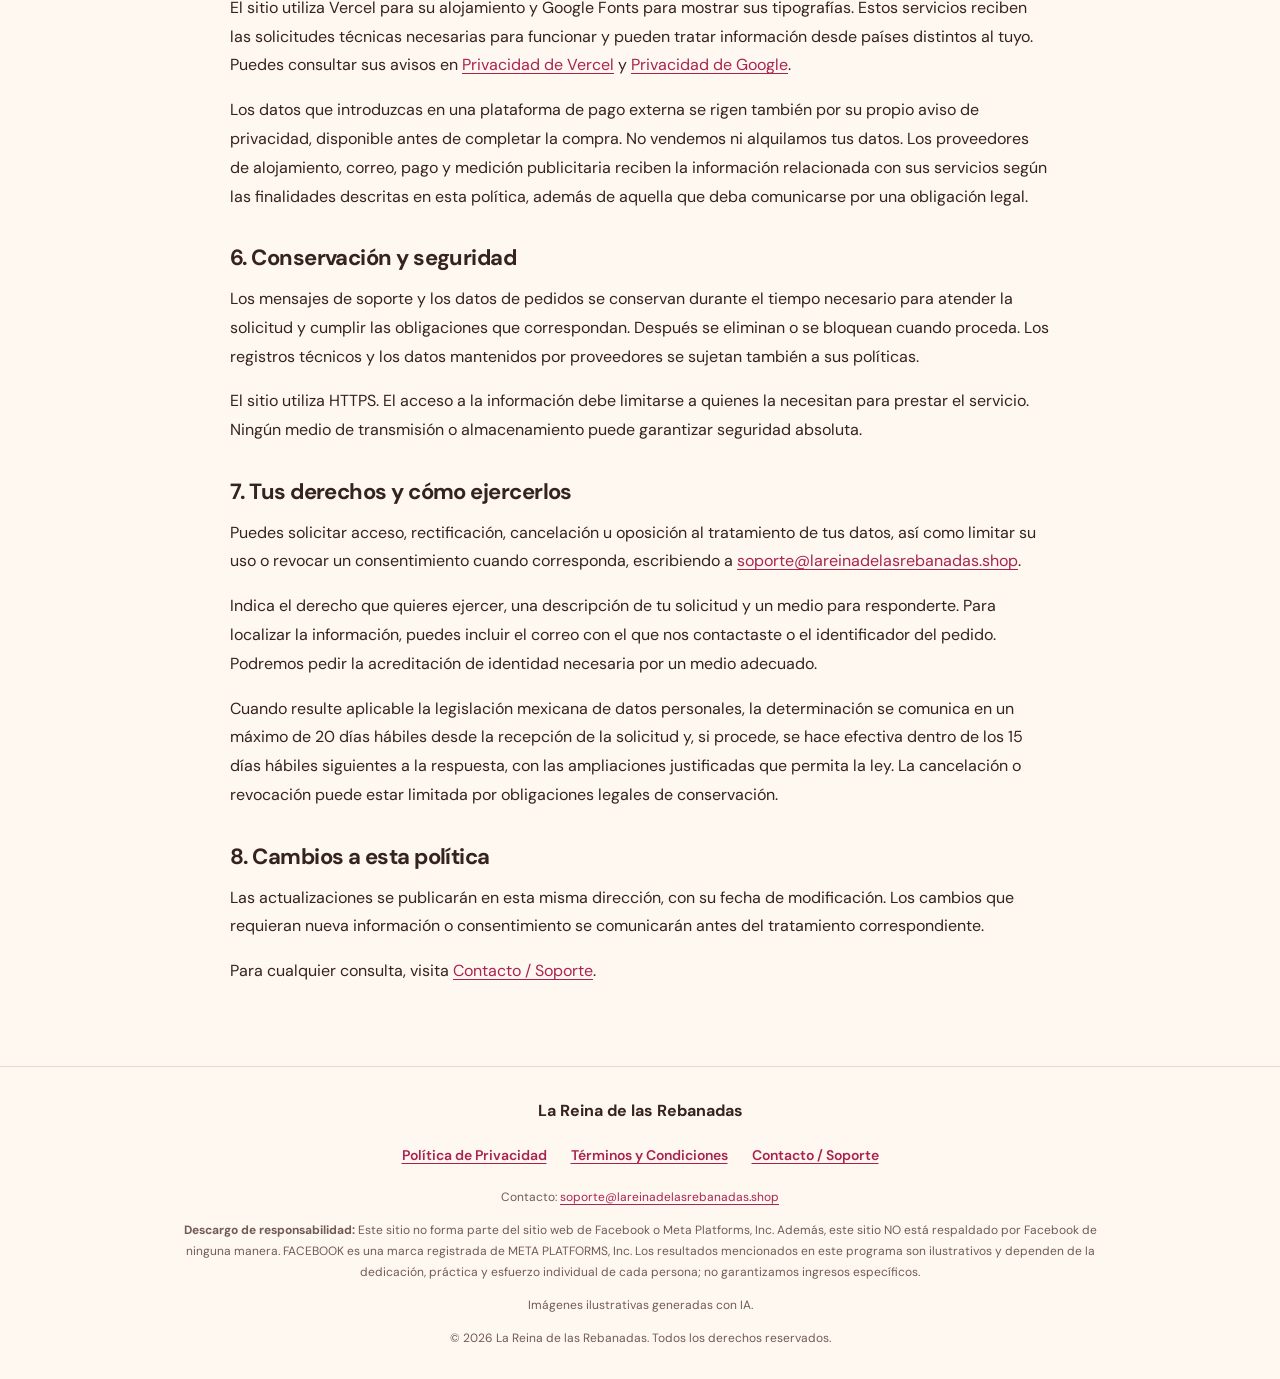
<file: privacidad.html>
<!doctype html>
<html lang="es-MX"><head><meta charset="utf-8"><meta name="viewport" content="width=device-width, initial-scale=1"><meta name="theme-color" content="#FFF8F0"><meta name="robots" content="noindex, nofollow"><meta name="description" content="Información sobre datos, almacenamiento local y derechos de privacidad de La Reina de las Rebanadas."><title>Política de Privacidad · La Reina de las Rebanadas</title><link rel="icon" href="/assets/corona.svg" type="image/svg+xml"><link rel="preconnect" href="https://fonts.googleapis.com"><link rel="preconnect" href="https://fonts.gstatic.com" crossorigin><link href="https://fonts.googleapis.com/css2?family=DM+Sans:wght@400;500;600;700&family=Playfair+Display:wght@500;600;700&display=swap" rel="stylesheet"><link rel="stylesheet" href="/styles.css"><link rel="stylesheet" href="/legal.css"></head>
<body class="legal-page"><a class="skip" href="#principal">Ir al contenido</a>
<header class="legal-header"><a class="brand" href="/oferta"><img src="/assets/corona.svg" width="34" height="31" alt=""><span>La Reina de las Rebanadas</span></a><a class="legal-back" href="/oferta">Volver al programa</a></header>
<main class="legal-main" id="principal"><h1>Política de Privacidad</h1><p class="legal-updated">Última actualización: 15 de noviembre de 2026.</p><p>Esta política explica el tratamiento de información relacionado con <strong>La Reina de las Rebanadas</strong> y el sitio <strong>lareinadelasrebanadas.shop</strong>.</p>
<section><h2>1. Proyecto y contacto de privacidad</h2><p>El sitio se presenta bajo el nombre del proyecto La Reina de las Rebanadas. Las consultas sobre el uso de datos y las solicitudes de privacidad se reciben en <a href="mailto:soporte@lareinadelasrebanadas.shop?subject=Consulta%20de%20privacidad">soporte@lareinadelasrebanadas.shop</a>.</p></section>
<section><h2>2. Información relacionada con tu visita</h2><ul>
<li><strong>Cuestionario:</strong> pregunta un rango de edad, disponibilidad de tiempo e intención de comenzar. No pide nombre, correo ni teléfono. Las respuestas se mantienen en la página durante la visita y no se envían a un registro de clientes.</li>
<li><strong>Navegación:</strong> los proveedores que permiten mostrar y proteger el sitio pueden tratar datos técnicos, como dirección IP, tipo de navegador, páginas solicitadas y registros de seguridad.</li>
<li><strong>Soporte:</strong> si nos escribes, recibimos tu dirección de correo y la información que incluyas. Para localizar una compra podemos necesitar el identificador de pedido y el correo utilizado al pagar.</li>
<li><strong>Compras:</strong> el pago se procesa en la página de pago externa de Hotmart, que trata los datos necesarios para la transacción. El proyecto podrá recibir los datos necesarios para identificar el pedido, entregar el material y atender solicitudes. Esta página no contiene un formulario para introducir datos de tarjeta.</li>
</ul><p>No solicitamos datos personales sensibles ni contraseñas bancarias por correo. No envíes números completos de tarjeta, códigos de seguridad ni claves de acceso.</p></section>
<section><h2>3. Finalidades</h2><p>Utilizamos la información necesaria para responder consultas, identificar pedidos, entregar el contenido digital, atender reembolsos, mantener el funcionamiento del sitio y prevenir usos indebidos. En la página de ventas también medimos visitas y la eficacia de las campañas mediante el Píxel de Meta. Cualquier finalidad adicional se informará junto con las opciones de consentimiento que correspondan.</p></section>
<section><h2>4. Almacenamiento local, cookies y publicidad</h2><p>La oferta guarda en tu navegador la fecha de tu primera visita para mostrar su contador individual. Esa marca, por sí sola, no contiene tu nombre ni tu correo. Permanece hasta que elimines los datos del sitio; si el navegador solo permite almacenamiento de sesión, se limita a esa sesión.</p><p>Puedes administrar o borrar los datos del sitio desde la configuración de tu navegador. Los parámetros de campaña de la dirección pueden conservarse al pasar del cuestionario a la oferta.</p><p>La página de ventas (/oferta) utiliza el Píxel de Meta para medir visitas mediante el evento PageView y apoyar la medición y los públicos publicitarios en Facebook e Instagram. El código puede utilizar cookies e identificadores y comunicar a Meta datos técnicos, como la dirección de la página visitada, el navegador y la dirección IP. El Píxel no está instalado en el cuestionario; sus respuestas no se envían mediante esta integración. Puedes consultar más información y administrar tus preferencias en la <a href="https://www.facebook.com/privacy/policy/" target="_blank" rel="noopener noreferrer">Política de privacidad de Meta</a>.</p></section>
<section><h2>5. Proveedores y datos de pago</h2><p>El sitio utiliza Vercel para su alojamiento y Google Fonts para mostrar sus tipografías. Estos servicios reciben las solicitudes técnicas necesarias para funcionar y pueden tratar información desde países distintos al tuyo. Puedes consultar sus avisos en <a href="https://vercel.com/legal/privacy-notice" target="_blank" rel="noopener noreferrer">Privacidad de Vercel</a> y <a href="https://policies.google.com/privacy?hl=es" target="_blank" rel="noopener noreferrer">Privacidad de Google</a>.</p><p>Los datos que introduzcas en una plataforma de pago externa se rigen también por su propio aviso de privacidad, disponible antes de completar la compra. No vendemos ni alquilamos tus datos. Los proveedores de alojamiento, correo, pago y medición publicitaria reciben la información relacionada con sus servicios según las finalidades descritas en esta política, además de aquella que deba comunicarse por una obligación legal.</p></section>
<section><h2>6. Conservación y seguridad</h2><p>Los mensajes de soporte y los datos de pedidos se conservan durante el tiempo necesario para atender la solicitud y cumplir las obligaciones que correspondan. Después se eliminan o se bloquean cuando proceda. Los registros técnicos y los datos mantenidos por proveedores se sujetan también a sus políticas.</p><p>El sitio utiliza HTTPS. El acceso a la información debe limitarse a quienes la necesitan para prestar el servicio. Ningún medio de transmisión o almacenamiento puede garantizar seguridad absoluta.</p></section>
<section id="derechos"><h2>7. Tus derechos y cómo ejercerlos</h2><p>Puedes solicitar acceso, rectificación, cancelación u oposición al tratamiento de tus datos, así como limitar su uso o revocar un consentimiento cuando corresponda, escribiendo a <a href="mailto:soporte@lareinadelasrebanadas.shop?subject=Solicitud%20de%20privacidad%20%2F%20derechos%20ARCO">soporte@lareinadelasrebanadas.shop</a>.</p><p>Indica el derecho que quieres ejercer, una descripción de tu solicitud y un medio para responderte. Para localizar la información, puedes incluir el correo con el que nos contactaste o el identificador del pedido. Podremos pedir la acreditación de identidad necesaria por un medio adecuado.</p><p>Cuando resulte aplicable la legislación mexicana de datos personales, la determinación se comunica en un máximo de 20 días hábiles desde la recepción de la solicitud y, si procede, se hace efectiva dentro de los 15 días hábiles siguientes a la respuesta, con las ampliaciones justificadas que permita la ley. La cancelación o revocación puede estar limitada por obligaciones legales de conservación.</p></section>
<section><h2>8. Cambios a esta política</h2><p>Las actualizaciones se publicarán en esta misma dirección, con su fecha de modificación. Los cambios que requieran nueva información o consentimiento se comunicarán antes del tratamiento correspondiente.</p></section>
<p>Para cualquier consulta, visita <a href="/contacto">Contacto / Soporte</a>.</p></main>
<footer class="site-legal-footer" aria-label="Información legal y soporte">
<div class="site-legal-inner">
<p class="site-legal-brand">La Reina de las Rebanadas</p>
<nav class="site-legal-nav" aria-label="Enlaces legales"><a href="/privacidad">Política de Privacidad</a><a href="/terminos">Términos y Condiciones</a><a href="/contacto">Contacto / Soporte</a></nav>
<p class="site-legal-contact">Contacto: <a href="mailto:soporte@lareinadelasrebanadas.shop">soporte@lareinadelasrebanadas.shop</a></p>
<p class="site-legal-disclaimer"><strong>Descargo de responsabilidad:</strong> Este sitio no forma parte del sitio web de Facebook o Meta Platforms, Inc. Además, este sitio NO está respaldado por Facebook de ninguna manera. FACEBOOK es una marca registrada de META PLATFORMS, Inc. Los resultados mencionados en este programa son ilustrativos y dependen de la dedicación, práctica y esfuerzo individual de cada persona; no garantizamos ingresos específicos.</p>
<p class="site-legal-images">Imágenes ilustrativas generadas con IA.</p>
<p class="site-legal-copyright">© <span id="year">2026</span> La Reina de las Rebanadas. Todos los derechos reservados.</p>
</div></footer></body></html>
</file>
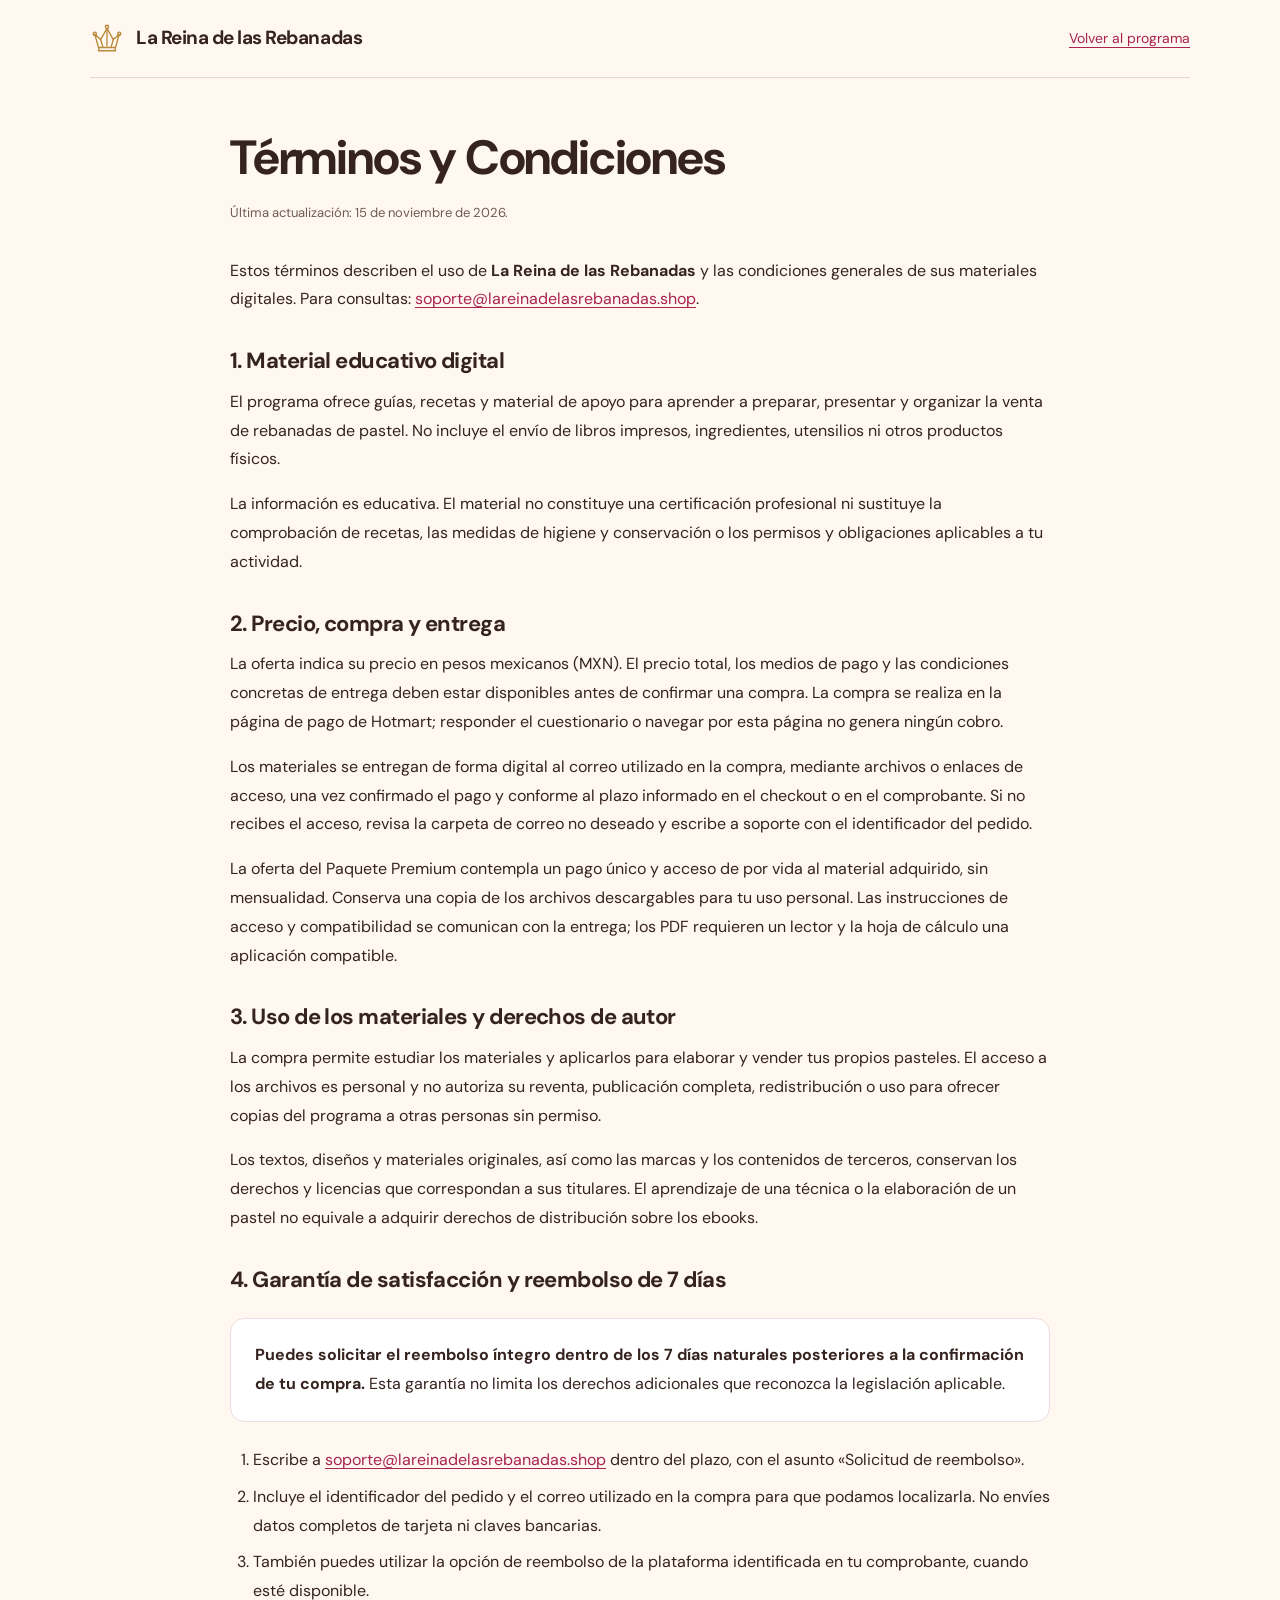
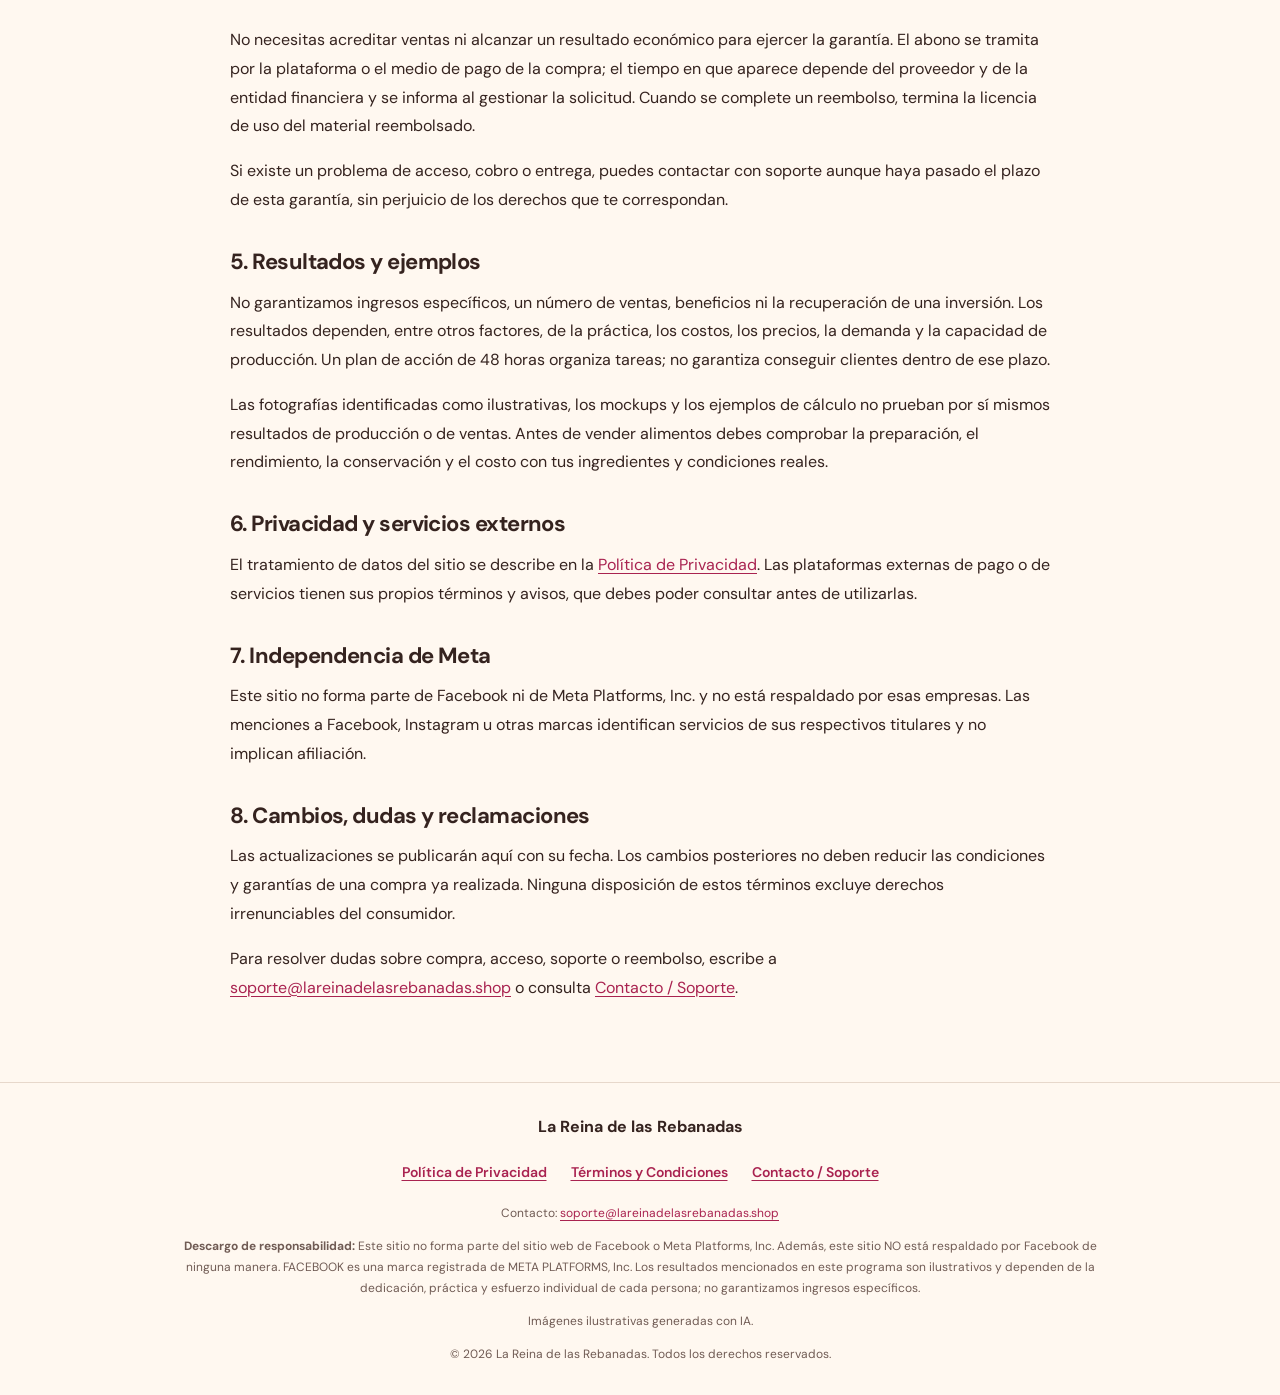
<file: terminos.html>
<!doctype html>
<html lang="es-MX"><head><meta charset="utf-8"><meta name="viewport" content="width=device-width, initial-scale=1"><meta name="theme-color" content="#FFF8F0"><meta name="robots" content="noindex, nofollow"><meta name="description" content="Condiciones del material digital, uso personal, garantía de 7 días y procedimiento de reembolso."><title>Términos y Condiciones · La Reina de las Rebanadas</title><link rel="icon" href="/assets/corona.svg" type="image/svg+xml"><link rel="preconnect" href="https://fonts.googleapis.com"><link rel="preconnect" href="https://fonts.gstatic.com" crossorigin><link href="https://fonts.googleapis.com/css2?family=DM+Sans:wght@400;500;600;700&family=Playfair+Display:wght@500;600;700&display=swap" rel="stylesheet"><link rel="stylesheet" href="/styles.css"><link rel="stylesheet" href="/legal.css"></head>
<body class="legal-page"><a class="skip" href="#principal">Ir al contenido</a>
<header class="legal-header"><a class="brand" href="/oferta"><img src="/assets/corona.svg" width="34" height="31" alt=""><span>La Reina de las Rebanadas</span></a><a class="legal-back" href="/oferta">Volver al programa</a></header>
<main class="legal-main" id="principal"><h1>Términos y Condiciones</h1><p class="legal-updated">Última actualización: 15 de noviembre de 2026.</p><p>Estos términos describen el uso de <strong>La Reina de las Rebanadas</strong> y las condiciones generales de sus materiales digitales. Para consultas: <a href="mailto:soporte@lareinadelasrebanadas.shop">soporte@lareinadelasrebanadas.shop</a>.</p>
<section><h2>1. Material educativo digital</h2><p>El programa ofrece guías, recetas y material de apoyo para aprender a preparar, presentar y organizar la venta de rebanadas de pastel. No incluye el envío de libros impresos, ingredientes, utensilios ni otros productos físicos.</p><p>La información es educativa. El material no constituye una certificación profesional ni sustituye la comprobación de recetas, las medidas de higiene y conservación o los permisos y obligaciones aplicables a tu actividad.</p></section>
<section><h2>2. Precio, compra y entrega</h2><p>La oferta indica su precio en pesos mexicanos (MXN). El precio total, los medios de pago y las condiciones concretas de entrega deben estar disponibles antes de confirmar una compra. La compra se realiza en la página de pago de Hotmart; responder el cuestionario o navegar por esta página no genera ningún cobro.</p><p>Los materiales se entregan de forma digital al correo utilizado en la compra, mediante archivos o enlaces de acceso, una vez confirmado el pago y conforme al plazo informado en el checkout o en el comprobante. Si no recibes el acceso, revisa la carpeta de correo no deseado y escribe a soporte con el identificador del pedido.</p><p>La oferta del Paquete Premium contempla un pago único y acceso de por vida al material adquirido, sin mensualidad. Conserva una copia de los archivos descargables para tu uso personal. Las instrucciones de acceso y compatibilidad se comunican con la entrega; los PDF requieren un lector y la hoja de cálculo una aplicación compatible.</p></section>
<section><h2>3. Uso de los materiales y derechos de autor</h2><p>La compra permite estudiar los materiales y aplicarlos para elaborar y vender tus propios pasteles. El acceso a los archivos es personal y no autoriza su reventa, publicación completa, redistribución o uso para ofrecer copias del programa a otras personas sin permiso.</p><p>Los textos, diseños y materiales originales, así como las marcas y los contenidos de terceros, conservan los derechos y licencias que correspondan a sus titulares. El aprendizaje de una técnica o la elaboración de un pastel no equivale a adquirir derechos de distribución sobre los ebooks.</p></section>
<section id="garantia"><h2>4. Garantía de satisfacción y reembolso de 7 días</h2>
<div class="legal-highlight"><p><strong>Puedes solicitar el reembolso íntegro dentro de los 7 días naturales posteriores a la confirmación de tu compra.</strong> Esta garantía no limita los derechos adicionales que reconozca la legislación aplicable.</p></div>
<ol><li>Escribe a <a href="mailto:soporte@lareinadelasrebanadas.shop?subject=Solicitud%20de%20reembolso">soporte@lareinadelasrebanadas.shop</a> dentro del plazo, con el asunto «Solicitud de reembolso».</li><li>Incluye el identificador del pedido y el correo utilizado en la compra para que podamos localizarla. No envíes datos completos de tarjeta ni claves bancarias.</li><li>También puedes utilizar la opción de reembolso de la plataforma identificada en tu comprobante, cuando esté disponible.</li></ol>
<p>No necesitas acreditar ventas ni alcanzar un resultado económico para ejercer la garantía. El abono se tramita por la plataforma o el medio de pago de la compra; el tiempo en que aparece depende del proveedor y de la entidad financiera y se informa al gestionar la solicitud. Cuando se complete un reembolso, termina la licencia de uso del material reembolsado.</p>
<p>Si existe un problema de acceso, cobro o entrega, puedes contactar con soporte aunque haya pasado el plazo de esta garantía, sin perjuicio de los derechos que te correspondan.</p></section>
<section><h2>5. Resultados y ejemplos</h2><p>No garantizamos ingresos específicos, un número de ventas, beneficios ni la recuperación de una inversión. Los resultados dependen, entre otros factores, de la práctica, los costos, los precios, la demanda y la capacidad de producción. Un plan de acción de 48 horas organiza tareas; no garantiza conseguir clientes dentro de ese plazo.</p><p>Las fotografías identificadas como ilustrativas, los mockups y los ejemplos de cálculo no prueban por sí mismos resultados de producción o de ventas. Antes de vender alimentos debes comprobar la preparación, el rendimiento, la conservación y el costo con tus ingredientes y condiciones reales.</p></section>
<section><h2>6. Privacidad y servicios externos</h2><p>El tratamiento de datos del sitio se describe en la <a href="/privacidad">Política de Privacidad</a>. Las plataformas externas de pago o de servicios tienen sus propios términos y avisos, que debes poder consultar antes de utilizarlas.</p></section>
<section><h2>7. Independencia de Meta</h2><p>Este sitio no forma parte de Facebook ni de Meta Platforms, Inc. y no está respaldado por esas empresas. Las menciones a Facebook, Instagram u otras marcas identifican servicios de sus respectivos titulares y no implican afiliación.</p></section>
<section><h2>8. Cambios, dudas y reclamaciones</h2><p>Las actualizaciones se publicarán aquí con su fecha. Los cambios posteriores no deben reducir las condiciones y garantías de una compra ya realizada. Ninguna disposición de estos términos excluye derechos irrenunciables del consumidor.</p><p>Para resolver dudas sobre compra, acceso, soporte o reembolso, escribe a <a href="mailto:soporte@lareinadelasrebanadas.shop">soporte@lareinadelasrebanadas.shop</a> o consulta <a href="/contacto">Contacto / Soporte</a>.</p></section></main>
<footer class="site-legal-footer" aria-label="Información legal y soporte">
<div class="site-legal-inner">
<p class="site-legal-brand">La Reina de las Rebanadas</p>
<nav class="site-legal-nav" aria-label="Enlaces legales"><a href="/privacidad">Política de Privacidad</a><a href="/terminos">Términos y Condiciones</a><a href="/contacto">Contacto / Soporte</a></nav>
<p class="site-legal-contact">Contacto: <a href="mailto:soporte@lareinadelasrebanadas.shop">soporte@lareinadelasrebanadas.shop</a></p>
<p class="site-legal-disclaimer"><strong>Descargo de responsabilidad:</strong> Este sitio no forma parte del sitio web de Facebook o Meta Platforms, Inc. Además, este sitio NO está respaldado por Facebook de ninguna manera. FACEBOOK es una marca registrada de META PLATFORMS, Inc. Los resultados mencionados en este programa son ilustrativos y dependen de la dedicación, práctica y esfuerzo individual de cada persona; no garantizamos ingresos específicos.</p>
<p class="site-legal-images">Imágenes ilustrativas generadas con IA.</p>
<p class="site-legal-copyright">© <span id="year">2026</span> La Reina de las Rebanadas. Todos los derechos reservados.</p>
</div></footer></body></html>
</file>
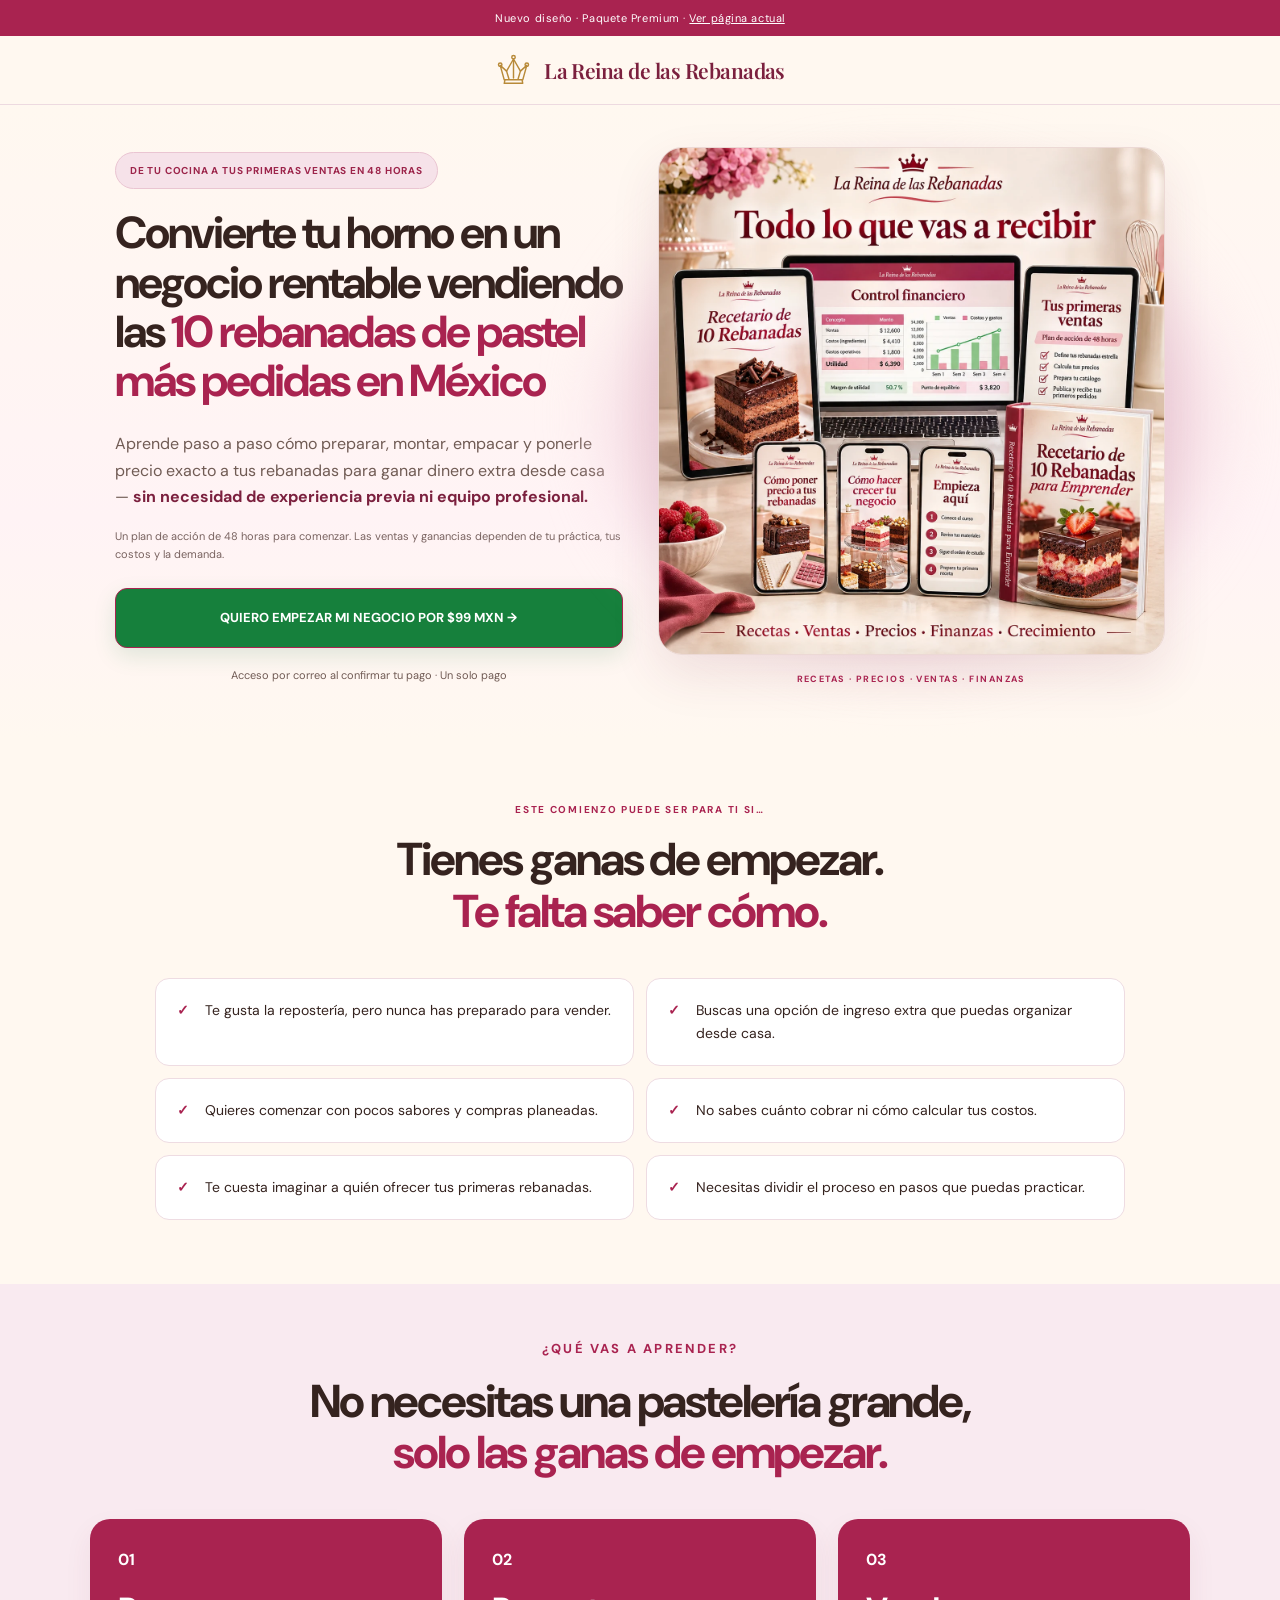
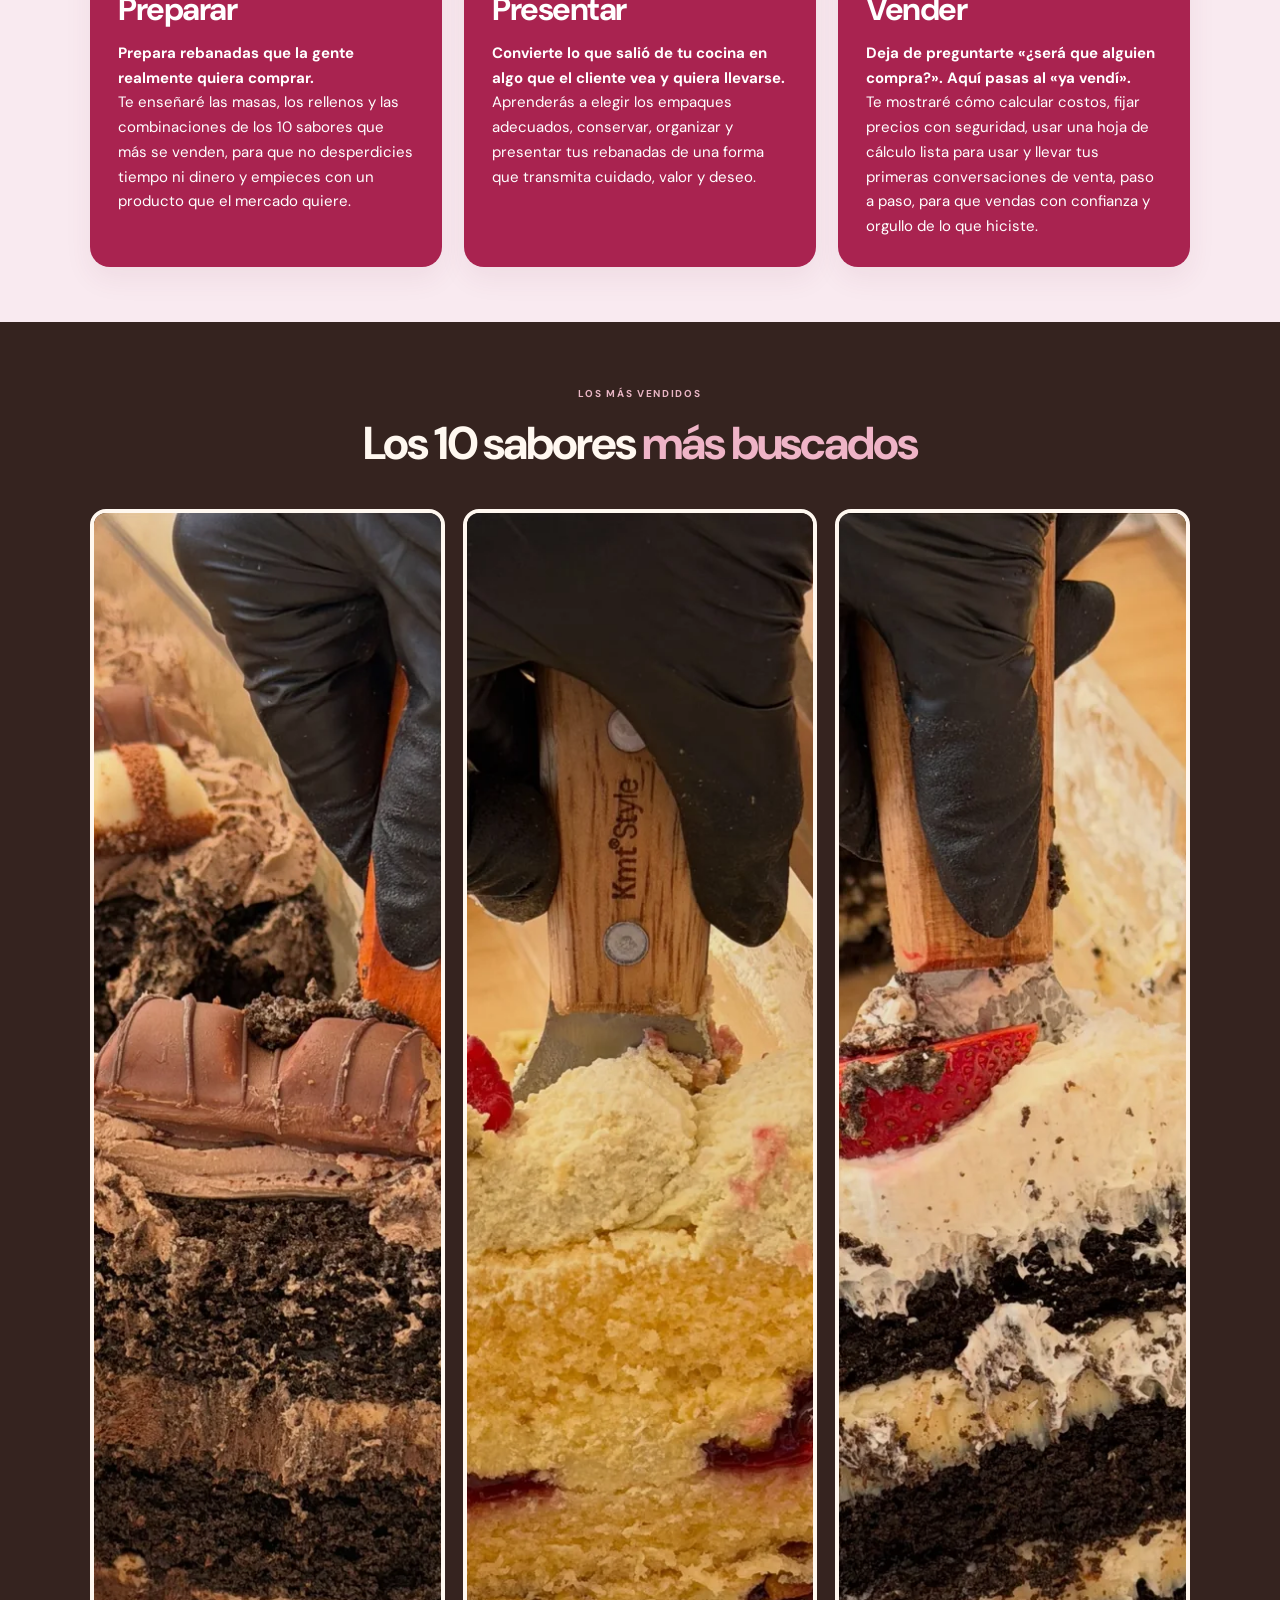
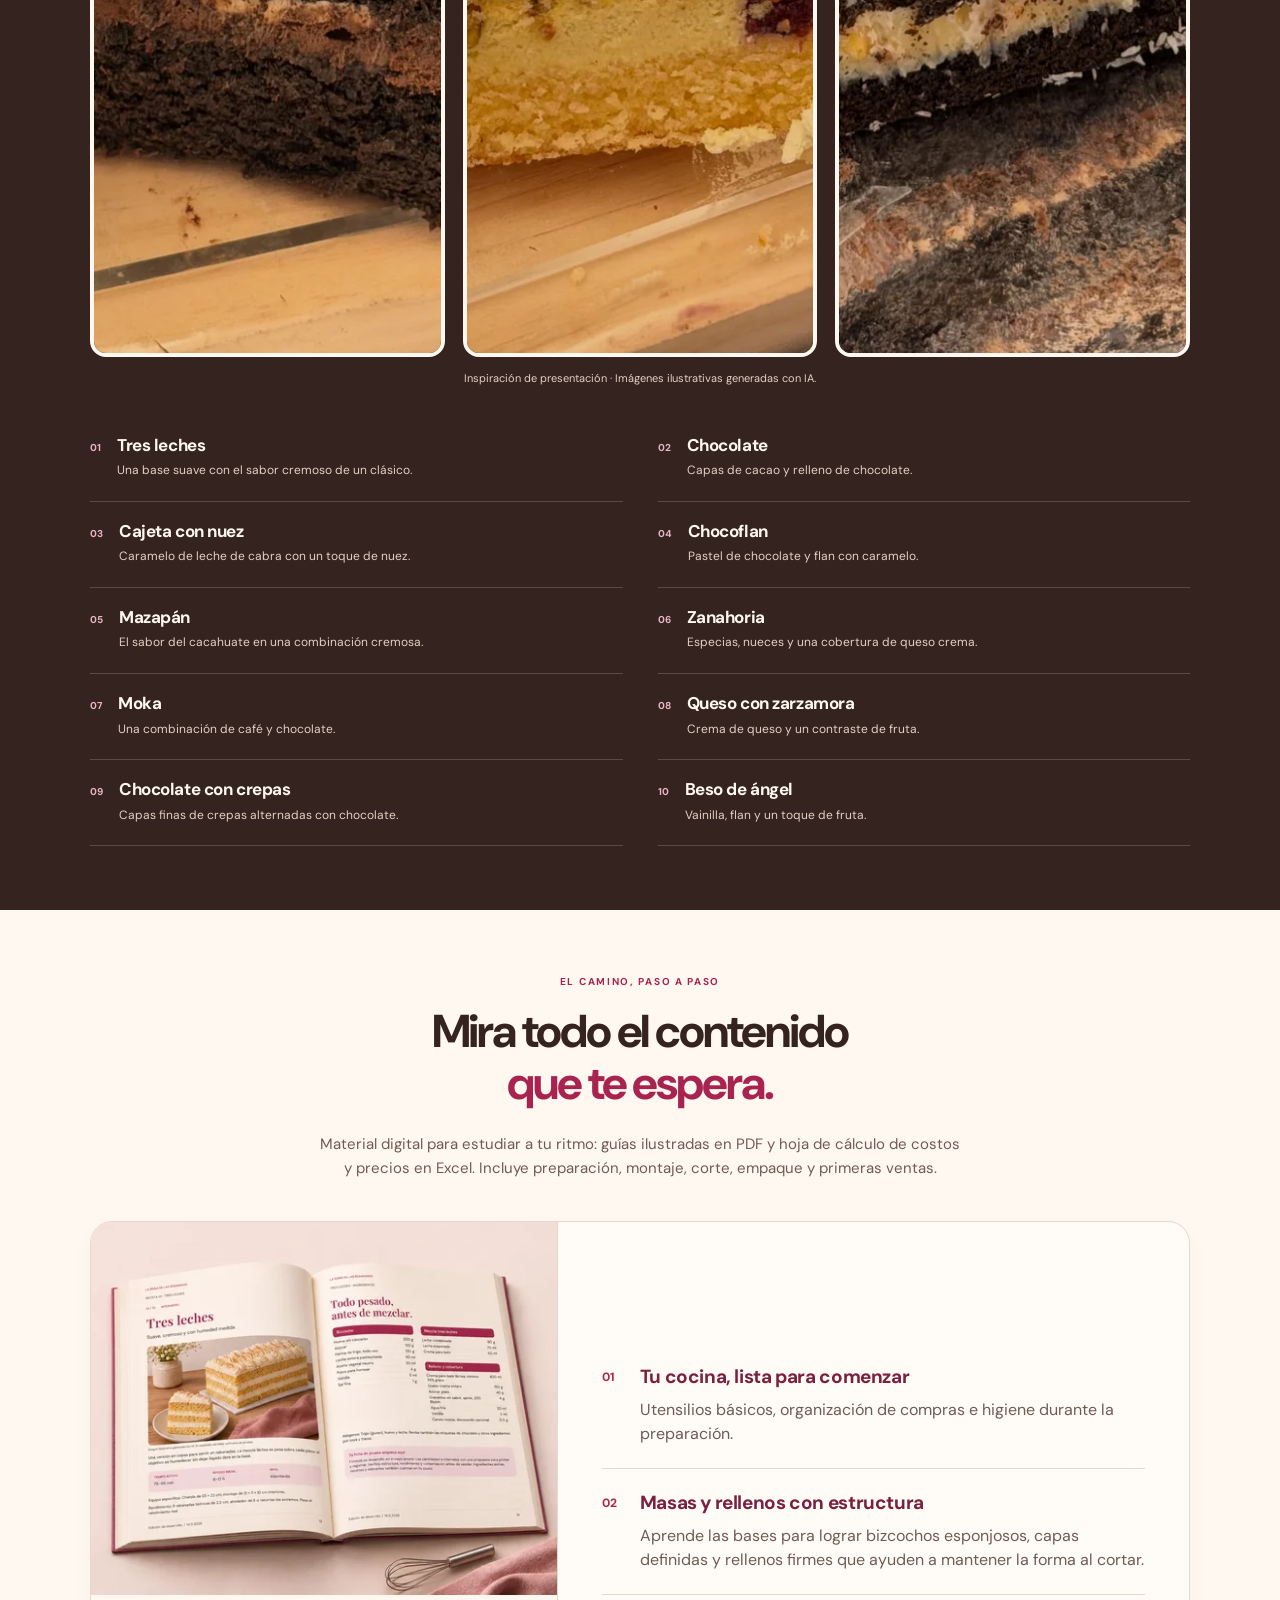
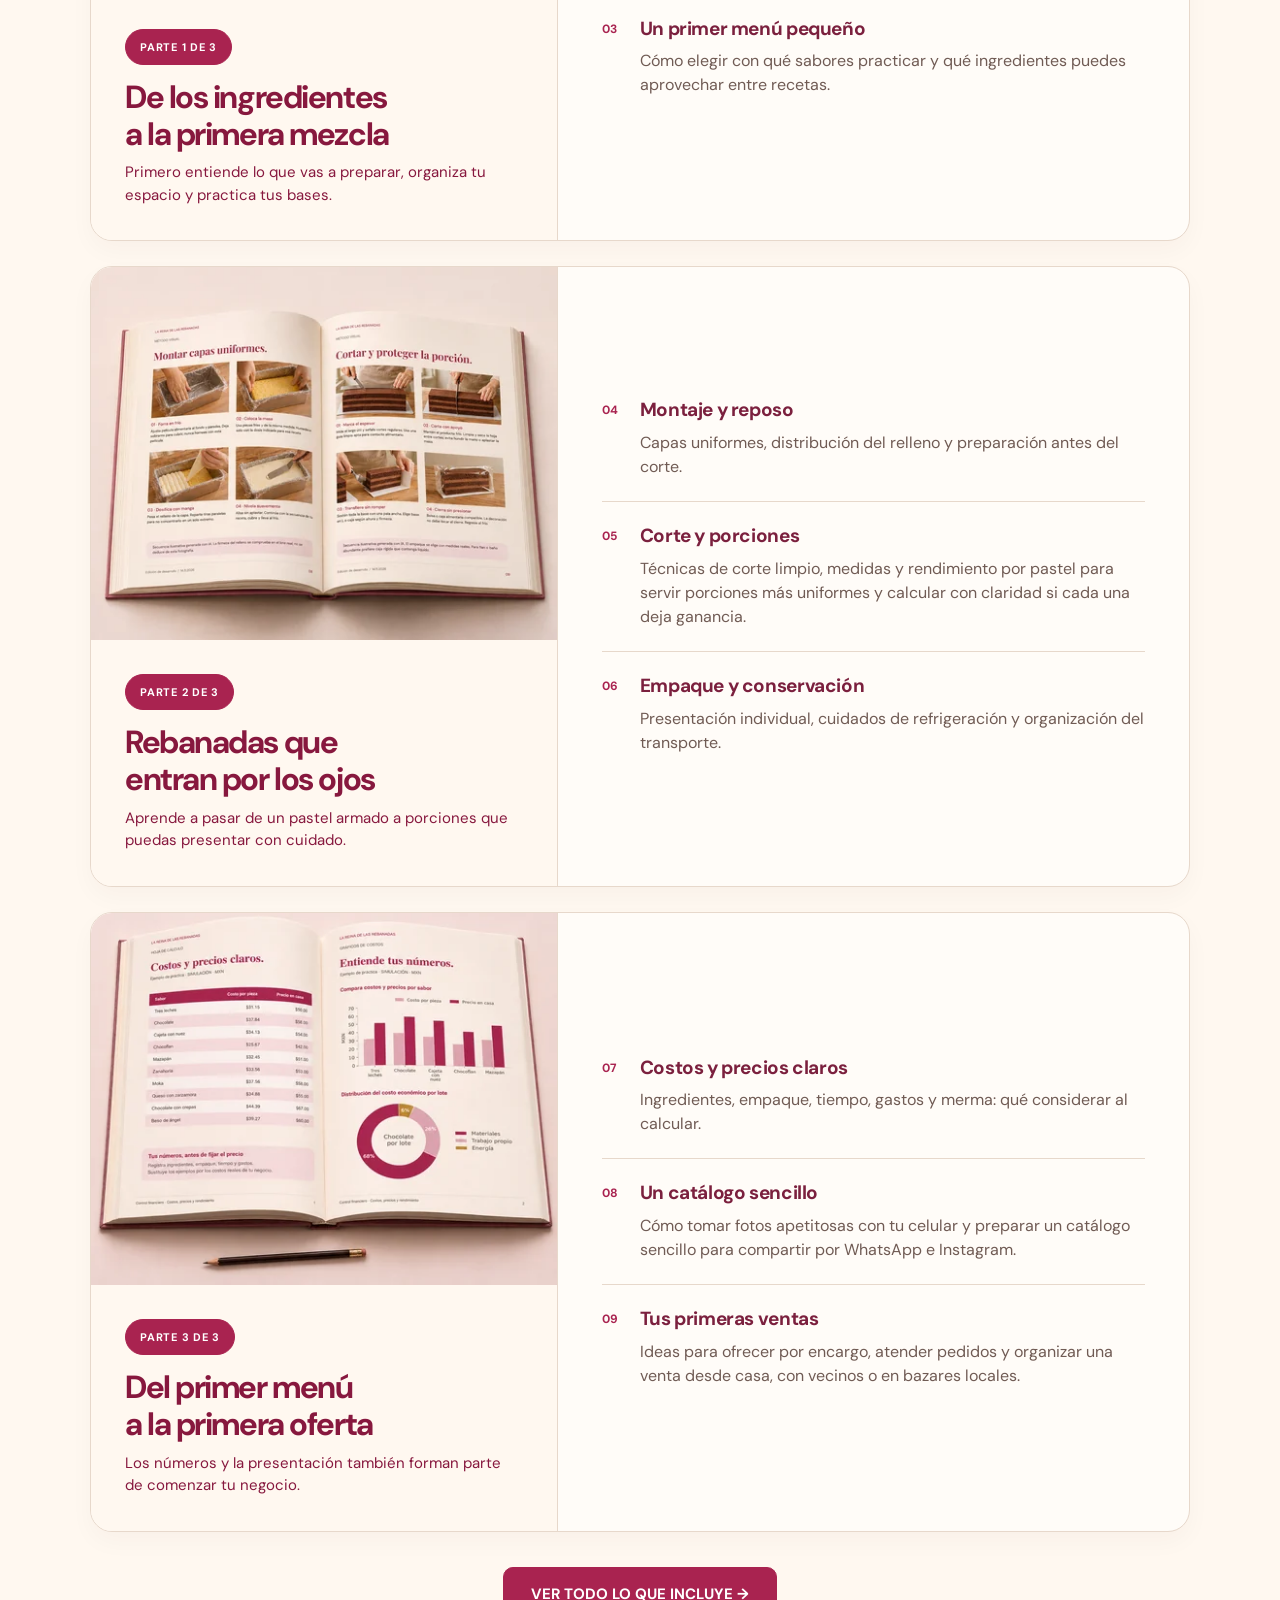
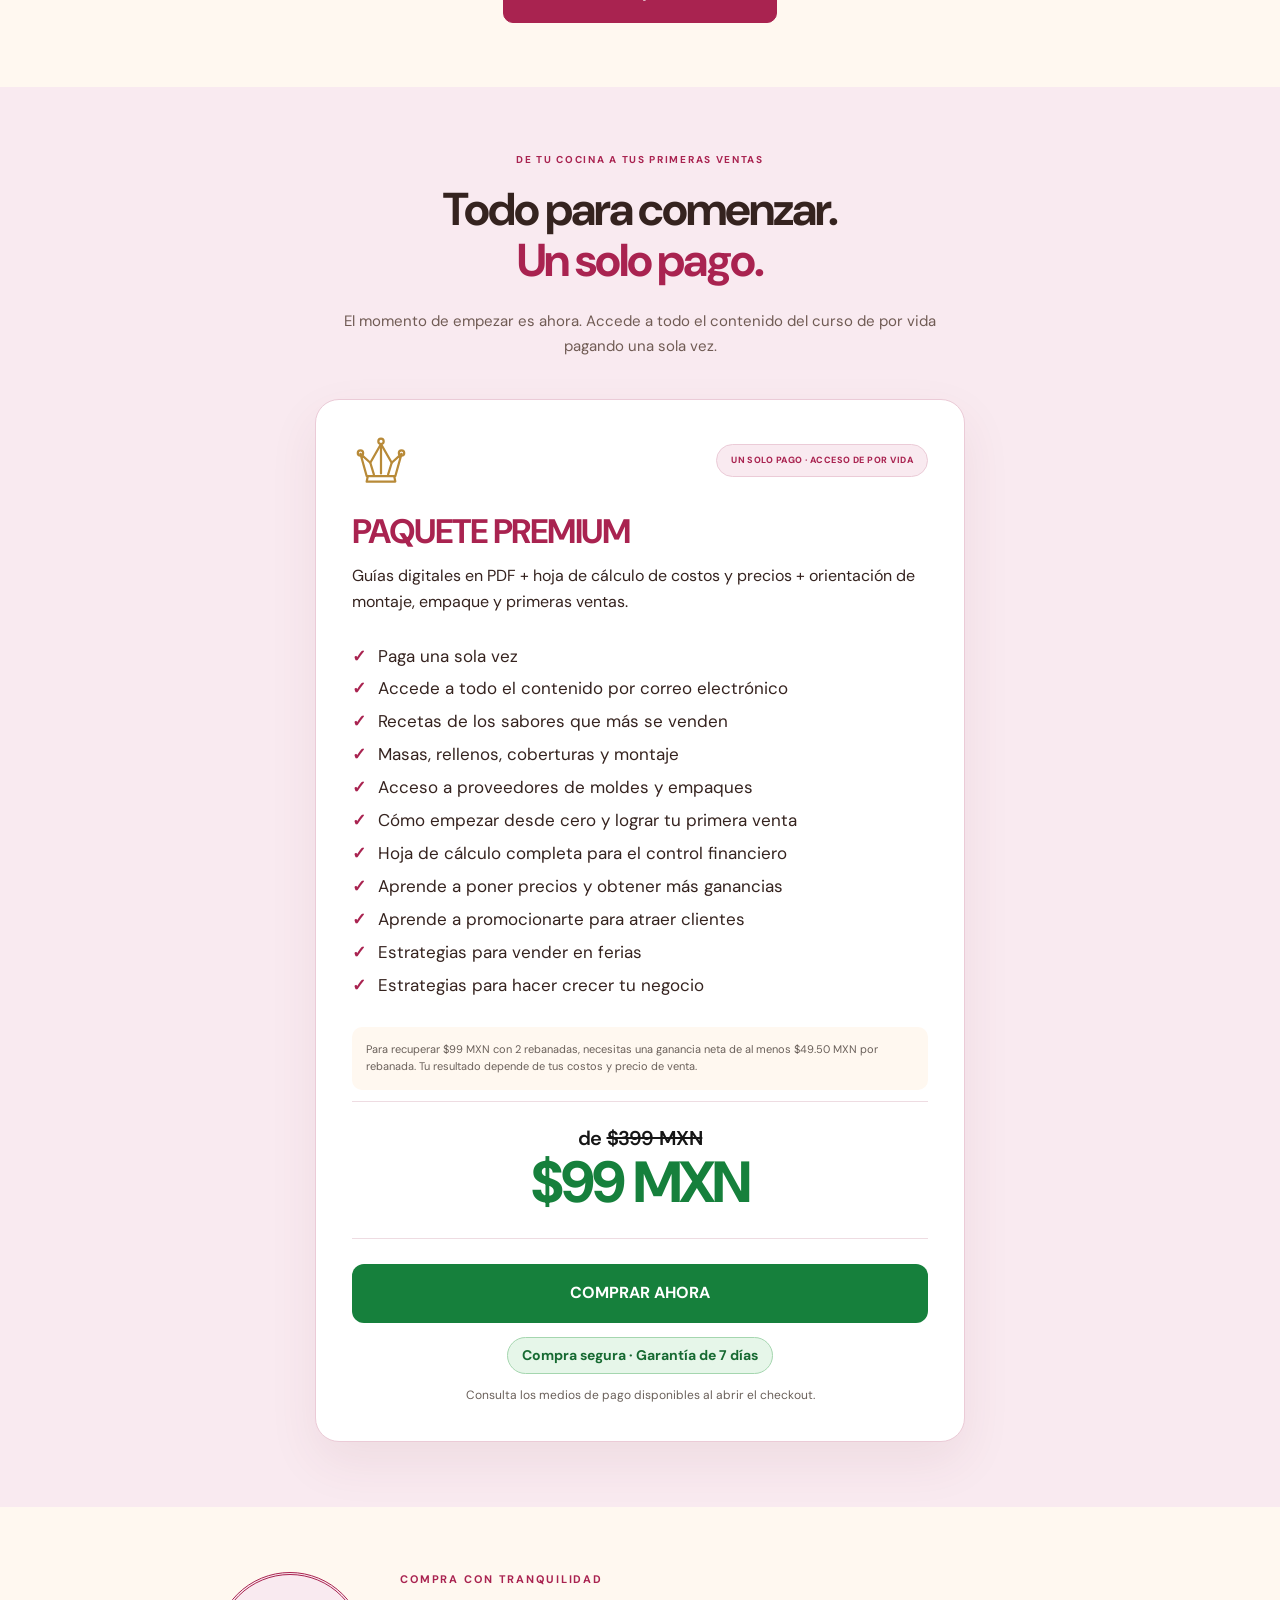
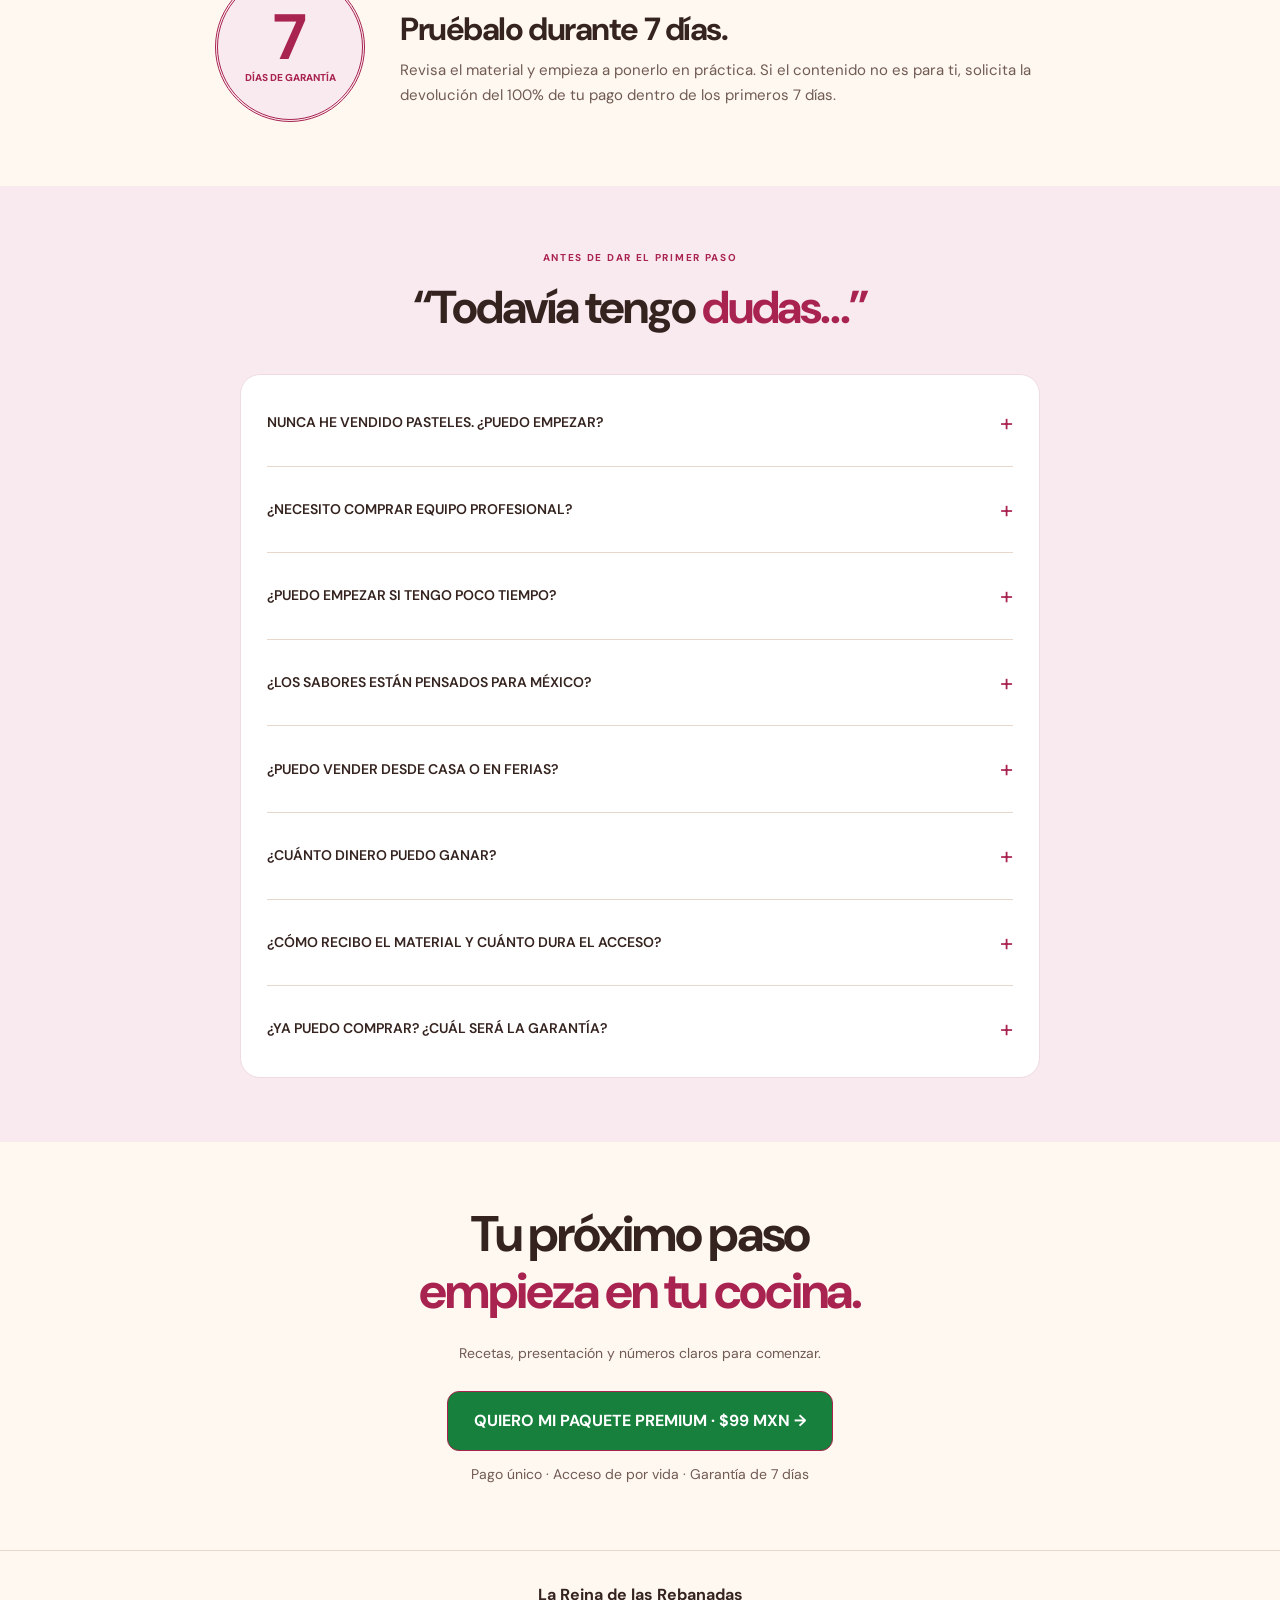
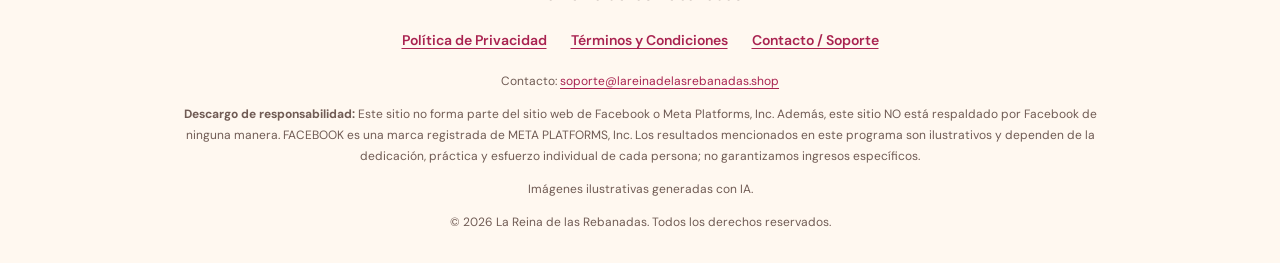
<file: teste.html>
<!doctype html>
<html lang="es-MX"><head><meta charset="utf-8"><meta name="viewport" content="width=device-width, initial-scale=1"><meta name="theme-color" content="#FFF8F0"><meta name="robots" content="noindex, nofollow"><meta name="description" content="Aprende a preparar, montar y vender rebanadas de pastel desde casa. Conoce La Reina de las Rebanadas, un programa pensado para principiantes."><title>La Reina de las Rebanadas · Tu primer negocio de pasteles</title><link rel="icon" href="/assets/corona.svg" type="image/svg+xml"><link rel="preconnect" href="https://fonts.googleapis.com"><link rel="preconnect" href="https://fonts.gstatic.com" crossorigin><link href="https://fonts.googleapis.com/css2?family=DM+Sans:wght@400;500;600;700&family=Playfair+Display:wght@500;600;700&display=swap" rel="stylesheet"><link rel="stylesheet" href="/styles.css"><link rel="stylesheet" href="/sales.css"><link rel="stylesheet" href="/legal.css">
<script src="/tracking.js" defer></script>
<style>
html{scroll-behavior:smooth;scroll-padding-top:24px}.test-banner{background:#35231f;color:#fff;text-align:center;padding:9px 18px;font-size:12px}.test-banner a{color:#fff;text-decoration:underline}.test-hero{text-align:center;padding:48px 0 54px;background:radial-gradient(ellipse at 50% 60%,#f8e3eb,transparent 65%),#fff8f0}.test-hero .eyebrow{font-size:12px;line-height:1.7}.test-hero h1{font-size:clamp(32px,4.3vw,56px);line-height:1.1;max-width:950px;margin:20px auto}.test-lead{font-size:18px;line-height:1.6;max-width:790px;margin:0 auto}.expectation{font-size:12px;color:#6d605a;max-width:650px;margin:14px auto}.product-stage{display:flex;align-items:center;justify-content:center;max-width:850px;min-height:390px;gap:0;margin:28px auto 32px;position:relative}.tablet{background:#242124;border:8px solid #242124;border-radius:23px;width:260px;transform:rotate(-6deg);box-shadow:0 18px 35px #35231f30;overflow:hidden;z-index:2;color:#fff}.tablet img{display:block;width:100%;height:240px;object-fit:cover}.device-label{display:block;padding:10px;font-size:10px;letter-spacing:.12em}.tablet>strong{display:block;font-size:15px;padding:12px}.sheet{background:#fff;width:285px;padding:27px 23px;transform:rotate(5deg);box-shadow:0 18px 38px #35231f25;border-top:7px solid #16803c;border-radius:10px;margin-left:-12px;z-index:3;text-align:left}.sheet-label{font-size:10px;color:#16803c;font-weight:800;letter-spacing:.1em}.sheet h3{font-size:24px;margin:14px 0}.sheet-row{display:flex;justify-content:space-between;padding:12px 5px;border-bottom:1px solid #e4eee7;font-size:12px}.sheet-row b{color:#16803c}.sheet-row.total{background:#eaf6ed;font-weight:700}.sheet small{display:block;font-size:9px;margin-top:15px;color:#766c66}.slice-photo{width:200px;height:270px;object-fit:cover;transform:rotate(8deg);margin-left:-8px;border:7px solid white;border-radius:14px;box-shadow:0 16px 35px #35231f25}.test-cta{background:#16803c;color:#fff;min-height:60px;padding:18px 26px;font-size:16px;max-width:100%;white-space:normal}.test-cta:hover{background:#11652f}.under-cta{font-size:12px;margin:12px 0 0}.flavor-photo-grid{display:grid;grid-template-columns:repeat(3,1fr);gap:18px}.flavor-photo-grid img{width:100%;aspect-ratio:4/3;object-fit:cover;border-radius:16px}.flavor-caption{font-size:11px;text-align:center;margin:12px 0 28px}.proof-preview{background:#f8eee9}.proof-grid{display:grid;grid-template-columns:repeat(3,1fr);gap:18px}.proof-slot{border:1px dashed #c8b1a8;border-radius:16px;background:#fffaf7;padding:28px;min-height:210px;display:flex;flex-direction:column;justify-content:center}.proof-slot span{font-size:10px;letter-spacing:.1em;color:#8b6c5c}.proof-slot strong{font-size:18px;margin:14px 0}.proof-slot p{font-size:13px}.payment-review{display:flex;flex-wrap:wrap;gap:8px;justify-content:center;margin-top:22px}.payment-review span{border:1px solid #dedbd6;padding:7px 10px;border-radius:6px;font-size:11px;font-weight:700;background:#fafafa}.payment-note,.return-copy{font-size:12px;line-height:1.6;color:#6a605a}.payment-note{text-align:center;margin:12px 0 0}.guarantee-section{background:#eaf5ed}.guarantee-inner{display:flex;align-items:center;justify-content:center;gap:35px;max-width:850px}.guarantee-seal{flex:0 0 150px;height:150px;display:flex;flex-direction:column;align-items:center;justify-content:center;border:3px double #16803c;border-radius:50%;color:#16803c}.guarantee-seal strong{font-size:64px;line-height:1}.guarantee-seal span{font-size:10px;font-weight:800}.guarantee-inner h2{font-size:32px;margin:10px 0}.guarantee-inner p{font-size:15px}.sales-section{padding:64px 0}#programa.sales-section{padding-top:55px;padding-bottom:55px}#oferta.sales-section{padding-top:55px;padding-bottom:55px}
@media(max-width:760px){.test-hero{padding:27px 0 36px}.test-hero .eyebrow{font-size:10px}.test-hero h1{font-size:33px;line-height:1.12}.test-lead{font-size:15px}.product-stage{min-height:300px;margin:24px auto;flex-wrap:wrap;gap:0}.tablet{width:46%;border-width:6px;border-radius:16px}.tablet img{height:165px}.tablet>strong{font-size:11px;padding:8px}.device-label{font-size:8px;padding:7px}.sheet{width:49%;padding:15px 12px;margin-left:-5px}.sheet h3{font-size:18px;margin:10px 0}.sheet-label{font-size:8px}.sheet-row{font-size:9px;padding:9px 3px}.slice-photo{width:105px;height:120px;position:absolute;bottom:-4px;right:2px;z-index:4;transform:rotate(9deg);border-width:4px}.sheet small{font-size:8px}.test-cta{font-size:13px;padding:16px;min-height:56px;width:100%}.under-cta{font-size:11px}.proof-grid{grid-template-columns:1fr}.proof-slot{min-height:150px;padding:22px}.guarantee-inner{flex-direction:column;gap:24px;text-align:center}.guarantee-inner h2{font-size:29px}.guarantee-seal{flex-basis:140px;width:140px;height:140px}.flavor-photo-grid{gap:9px}.flavor-photo-grid img{aspect-ratio:3/4;border-radius:10px}.sales-section{padding:45px 0}}
@media(prefers-reduced-motion:reduce){html{scroll-behavior:auto}}
</style><style id="premium-redesign">
:root{--premium-pink:#a92350;--premium-cream:#fff8f0;--premium-ink:#35231f}
body{background:var(--premium-cream)}.test-banner{background:var(--premium-pink);font-size:11px;letter-spacing:.05em}.premium-header{background:#fff8f0;border-bottom:1px solid #eddae0}.premium-header .brand{color:#7b203e}.premium-header .sales-nav{min-height:68px}
.test-hero{background:linear-gradient(180deg,#fff8f0 0%,#fff3f5 65%,#fff8f0 100%);padding:42px 0 52px;overflow:hidden}.test-hero>.sales-wrap{max-width:1050px;display:grid;grid-template-columns:1fr 1fr;column-gap:35px;align-items:center;text-align:left}.test-hero .eyebrow{grid-column:1;align-self:end;display:block;background:#f6e2e9;border:1px solid #eac5d2;color:#9c244a;border-radius:30px;padding:9px 14px;font-size:10px;letter-spacing:.08em;width:fit-content;margin:0 0 18px}.test-hero h1{grid-column:1;font-size:clamp(32px,3.5vw,47px);line-height:1.1;letter-spacing:-.045em;margin:0 0 20px;color:#35231f}.test-hero h1 em{color:#a92350;font-style:normal}.test-lead{grid-column:1;font-size:16px;line-height:1.65;margin:0 0 12px}.test-lead strong{color:#7b203e}.expectation{grid-column:1;font-size:11px;margin:0 0 20px;color:#796360}.premium-mockup{grid-column:2;grid-row:1/7;position:relative;align-self:center;margin:0}.premium-mockup:before{content:"";position:absolute;inset:8% -8%;background:#f2d4df;border-radius:50%;filter:blur(35px);z-index:0}.premium-mockup img{position:relative;display:block;width:100%;height:auto;border-radius:24px;border:1px solid #ecd9d5;box-shadow:0 20px 50px #732d441c}.premium-mockup>span{position:relative;display:block;text-align:center;font-size:9px;letter-spacing:.16em;font-weight:700;color:#a92350;margin-top:17px}.test-hero .test-cta{grid-column:1;min-width:0;text-align:center;font-size:13px;padding:17px 18px;border-radius:12px;box-shadow:0 8px 22px #16803c22}.test-hero .under-cta{grid-column:1;font-size:11px;text-align:center;margin-top:13px}.sales-heading h2 em{color:#a92350}.sales-section{padding:64px 0}.audience-wrap{max-width:970px}.audience-list{grid-template-columns:1fr 1fr;gap:12px}.audience-list li{background:#fff;border-color:#eedce2;border-radius:14px;font-size:14px;padding-block:20px}.sales-parts article{border-radius:20px;box-shadow:0 12px 28px #732d4412}#programa{background:#f9eaf0}#programa .sales-parts article{background:#a92350;border:0}#programa .sales-parts h3{color:white}#programa .sales-parts p{font-size:15px;line-height:1.65}.sales-dark{background:#35231f}.sales-dark h2 em{color:#efb4c7}.flavor-photo-grid img{border:4px solid #fff8f0}.flavor-menu h3{color:#fff8f0}.curriculum-card{border-radius:22px;box-shadow:0 10px 25px #35231f08}.curriculum-items h4{color:#7b203e}#oferta.sales-section{background:#f9eaf0;padding:65px 0}#oferta .bundle-card{border:1px solid #ebcbd7;border-radius:24px;box-shadow:0 20px 50px #732d4414;padding:36px}#oferta .bundle-card>h3{color:#a92350;font-size:34px}#oferta .bundle-top .sales-pill{background:#f9eaf0;color:#a92350;border-color:#ebcbd7;font-size:9px}#oferta .launch-button{border-radius:12px;animation:none}.bundle-price{border-color:#eedce2}.return-copy{background:#fff8f0;padding:14px;border-radius:10px;font-size:11px}.guarantee-section{background:#fff8f0}.guarantee-seal{color:#a92350;border-color:#a92350;background:#f9eaf0}.guarantee-inner .eyebrow{color:#a92350}.sales-faq{background:#f9eaf0}.sales-faq .faq-list{background:#fff;border-color:#eedce2;border-radius:20px}.closing-section{background:#fff8f0}.closing-section .test-cta{border-radius:12px}.proof-preview{display:none}
@media(max-width:760px){.premium-header .sales-nav{min-height:59px}.premium-header .brand{font-size:16px}.test-hero{padding:25px 0 36px}.test-hero>.sales-wrap{display:flex;flex-direction:column;text-align:center;width:calc(100% - 36px);gap:0}.test-hero .eyebrow{align-self:center;font-size:8px;line-height:1.5;padding:8px 12px;margin-bottom:17px}.test-hero h1{font-size:32px;line-height:1.12;margin-bottom:15px}.test-lead{font-size:14px;line-height:1.65}.expectation{font-size:10px;margin:0 0 16px}.premium-mockup{width:100%;max-width:480px;margin:3px auto 22px}.premium-mockup img{border-radius:18px}.premium-mockup>span{font-size:8px;margin-top:12px;letter-spacing:.12em}.test-hero .test-cta{font-size:13px;width:100%;min-height:57px;margin:0}.test-hero .under-cta{font-size:10px}.audience-list{grid-template-columns:1fr}.audience-list li{font-size:13px;padding-block:16px}.sales-section{padding:43px 0}.sales-heading h2{font-size:30px}#programa .sales-parts p{font-size:14px}#oferta .bundle-card{padding:26px 22px}#oferta .bundle-card>h3{font-size:28px}.bundle-top{gap:9px}#oferta .bundle-top .sales-pill{font-size:8px}.curriculum-items{padding:0 21px}.guarantee-inner{gap:20px}.closing-section .test-cta{font-size:13px}}
</style></head>
<body class="sales-page"><div class="test-banner">Nuevo diseño · Paquete Premium · <a href="/">Ver página actual</a></div>
<noscript><img height="1" width="1" style="display:none" alt=""
src="https://www.facebook.com/tr?id=1857339102353545&amp;ev=PageView&amp;noscript=1"
/></noscript>
<a class="skip" href="#principal">Ir al contenido</a>
<header class="sales-header premium-header"><div class="sales-wrap sales-nav"><a class="brand" href="#inicio"><img src="/assets/corona.svg" width="37" height="34" alt=""><span>La Reina de las Rebanadas</span></a></div></header>
<main id="principal"><section class="test-hero" id="inicio"><div class="sales-wrap"><span class="eyebrow">DE TU COCINA A TUS PRIMERAS VENTAS EN 48 HORAS</span><h1>Convierte tu horno en un negocio rentable vendiendo las <em>10 rebanadas de pastel más pedidas en México</em></h1><p class="test-lead">Aprende paso a paso cómo preparar, montar, empacar y ponerle precio exacto a tus rebanadas para ganar dinero extra desde casa — <strong>sin necesidad de experiencia previa ni equipo profesional.</strong></p><p class="expectation">Un plan de acción de 48 horas para comenzar. Las ventas y ganancias dependen de tu práctica, tus costos y la demanda.</p><div class="premium-mockup"><img src="/assets/kit-premium-mockup.webp" width="1254" height="1254" fetchpriority="high" alt="Paquete digital La Reina de las Rebanadas presentado en libro, celulares, iPads y notebook"><span>RECETAS · PRECIOS · VENTAS · FINANZAS</span></div><a class="button test-cta" href="#oferta">QUIERO EMPEZAR MI NEGOCIO POR $99 MXN →</a><p class="under-cta">Acceso por correo al confirmar tu pago · Un solo pago</p></div></section><section class="sales-section" id="para-ti"><div class="sales-wrap audience-wrap"><div class="sales-heading"><span class="eyebrow">ESTE COMIENZO PUEDE SER PARA TI SI…</span><h2>Tienes ganas de empezar.<br><em>Te falta saber cómo.</em></h2></div><ul class="audience-list"><li>Te gusta la repostería, pero nunca has preparado para vender.</li><li>Buscas una opción de ingreso extra que puedas organizar desde casa.</li><li>Quieres comenzar con pocos sabores y compras planeadas.</li><li>No sabes cuánto cobrar ni cómo calcular tus costos.</li><li>Te cuesta imaginar a quién ofrecer tus primeras rebanadas.</li><li>Necesitas dividir el proceso en pasos que puedas practicar.</li></ul></div></section><section class="sales-section" id="programa"><div class="sales-wrap">
<div class="sales-heading"><span class="eyebrow">¿QUÉ VAS A APRENDER?</span><h2>No necesitas una pastelería grande,<br><em>solo las ganas de empezar.</em></h2></div>
<div class="sales-parts"><article><span class="part-number">01</span><h3>Preparar</h3><p><strong>Prepara rebanadas que la gente realmente quiera comprar.</strong><br>Te enseñaré las masas, los rellenos y las combinaciones de los 10 sabores que más se venden, para que no desperdicies tiempo ni dinero y empieces con un producto que el mercado quiere.</p></article><article><span class="part-number">02</span><h3>Presentar</h3><p><strong>Convierte lo que salió de tu cocina en algo que el cliente vea y quiera llevarse.</strong><br>Aprenderás a elegir los empaques adecuados, conservar, organizar y presentar tus rebanadas de una forma que transmita cuidado, valor y deseo.</p></article><article><span class="part-number">03</span><h3>Vender</h3><p><strong>Deja de preguntarte «¿será que alguien compra?». Aquí pasas al «ya vendí».</strong><br>Te mostraré cómo calcular costos, fijar precios con seguridad, usar una hoja de cálculo lista para usar y llevar tus primeras conversaciones de venta, paso a paso, para que vendas con confianza y orgullo de lo que hiciste.</p></article></div>
</div></section><section class="sales-section flavor-section sales-dark" id="sabores"><div class="sales-wrap">
<div class="sales-heading"><span class="eyebrow">LOS MÁS VENDIDOS</span><h2>Los 10 sabores <em>más buscados</em></h2></div>
<div class="flavor-photo-grid"><img src="/assets/feira-bolo-1.webp" alt="Presentación ilustrativa de rebanadas de pastel" width="1086" height="1448" loading="lazy"><img src="/assets/feira-bolo-4.webp" alt="Presentación ilustrativa de rebanadas de pastel" width="1086" height="1448" loading="lazy"><img src="/assets/feira-bolo-3.webp" alt="Presentación ilustrativa de rebanadas de pastel" width="1086" height="1448" loading="lazy"></div><p class="flavor-caption">Inspiración de presentación · Imágenes ilustrativas generadas con IA.</p><div class="flavor-menu"><article><span>01</span><div><h3>Tres leches</h3><p>Una base suave con el sabor cremoso de un clásico.</p></div></article><article><span>02</span><div><h3>Chocolate</h3><p>Capas de cacao y relleno de chocolate.</p></div></article><article><span>03</span><div><h3>Cajeta con nuez</h3><p>Caramelo de leche de cabra con un toque de nuez.</p></div></article><article><span>04</span><div><h3>Chocoflan</h3><p>Pastel de chocolate y flan con caramelo.</p></div></article><article><span>05</span><div><h3>Mazapán</h3><p>El sabor del cacahuate en una combinación cremosa.</p></div></article><article><span>06</span><div><h3>Zanahoria</h3><p>Especias, nueces y una cobertura de queso crema.</p></div></article><article><span>07</span><div><h3>Moka</h3><p>Una combinación de café y chocolate.</p></div></article><article><span>08</span><div><h3>Queso con zarzamora</h3><p>Crema de queso y un contraste de fruta.</p></div></article><article><span>09</span><div><h3>Chocolate con crepas</h3><p>Capas finas de crepas alternadas con chocolate.</p></div></article><article><span>10</span><div><h3>Beso de ángel</h3><p>Vainilla, flan y un toque de fruta.</p></div></article></div>
</div></section><section class="sales-section" id="contenido"><div class="sales-wrap">
<div class="sales-heading"><span class="eyebrow">EL CAMINO, PASO A PASO</span><h2>Mira todo el contenido<br><em>que te espera.</em></h2><p>Material digital para estudiar a tu ritmo: guías ilustradas en PDF y hoja de cálculo de costos y precios en Excel. Incluye preparación, montaje, corte, empaque y primeras ventas.</p></div>
<div class="curriculum-card"><div class="curriculum-intro curriculum-intro-illustrated"><img class="curriculum-book" src="/assets/modulo-01-recetas-libro.webp" srcset="/assets/modulo-01-recetas-libro-480.webp 480w, /assets/modulo-01-recetas-libro.webp 960w" sizes="(max-width: 760px) calc(100vw - 44px), (max-width: 1164px) 43vw, 470px" width="960" height="1200" alt="" loading="lazy" decoding="async"><div class="curriculum-intro-copy"><span class="sales-pill">PARTE 1 DE 3</span><h3>De los ingredientes<br> a la primera mezcla</h3><p>Primero entiende lo que vas a preparar, organiza tu espacio y practica tus bases.</p></div></div><div class="curriculum-items"><article><span>01</span><div><h4>Tu cocina, lista para comenzar</h4><p>Utensilios básicos, organización de compras e higiene durante la preparación.</p></div></article><article><span>02</span><div><h4>Masas y rellenos con estructura</h4><p>Aprende las bases para lograr bizcochos esponjosos, capas definidas y rellenos firmes que ayuden a mantener la forma al cortar.</p></div></article><article><span>03</span><div><h4>Un primer menú pequeño</h4><p>Cómo elegir con qué sabores practicar y qué ingredientes puedes aprovechar entre recetas.</p></div></article></div></div>
<div class="curriculum-card"><div class="curriculum-intro curriculum-intro-illustrated"><img class="curriculum-book" src="/assets/modulo-02-montaje-libro.webp" srcset="/assets/modulo-02-montaje-libro-480.webp 480w, /assets/modulo-02-montaje-libro.webp 960w" sizes="(max-width: 760px) calc(100vw - 44px), (max-width: 1164px) 43vw, 470px" width="960" height="1200" alt="" loading="lazy" decoding="async"><div class="curriculum-intro-copy"><span class="sales-pill">PARTE 2 DE 3</span><h3>Rebanadas que<br> entran por los ojos</h3><p>Aprende a pasar de un pastel armado a porciones que puedas presentar con cuidado.</p></div></div><div class="curriculum-items"><article><span>04</span><div><h4>Montaje y reposo</h4><p>Capas uniformes, distribución del relleno y preparación antes del corte.</p></div></article><article><span>05</span><div><h4>Corte y porciones</h4><p>Técnicas de corte limpio, medidas y rendimiento por pastel para servir porciones más uniformes y calcular con claridad si cada una deja ganancia.</p></div></article><article><span>06</span><div><h4>Empaque y conservación</h4><p>Presentación individual, cuidados de refrigeración y organización del transporte.</p></div></article></div></div>
<div class="curriculum-card"><div class="curriculum-intro curriculum-intro-illustrated"><img class="curriculum-book" src="/assets/modulo-03-ventas-libro.webp" srcset="/assets/modulo-03-ventas-libro-480.webp 480w, /assets/modulo-03-ventas-libro.webp 960w" sizes="(max-width: 760px) calc(100vw - 44px), (max-width: 1164px) 43vw, 470px" width="960" height="1200" alt="" loading="lazy" decoding="async"><div class="curriculum-intro-copy"><span class="sales-pill">PARTE 3 DE 3</span><h3>Del primer menú<br> a la primera oferta</h3><p>Los números y la presentación también forman parte de comenzar tu negocio.</p></div></div><div class="curriculum-items"><article><span>07</span><div><h4>Costos y precios claros</h4><p>Ingredientes, empaque, tiempo, gastos y merma: qué considerar al calcular.</p></div></article><article><span>08</span><div><h4>Un catálogo sencillo</h4><p>Cómo tomar fotos apetitosas con tu celular y preparar un catálogo sencillo para compartir por WhatsApp e Instagram.</p></div></article><article><span>09</span><div><h4>Tus primeras ventas</h4><p>Ideas para ofrecer por encargo, atender pedidos y organizar una venta desde casa, con vecinos o en bazares locales.</p></div></article></div></div>
<div class="center sales-inline-cta"><a class="button" href="#comprar-ahora">Ver todo lo que incluye →</a></div>
</div></section><section class="sales-section sales-pink" id="oferta"><div class="sales-wrap offer-wrap"><div class="sales-heading"><span class="eyebrow">DE TU COCINA A TUS PRIMERAS VENTAS</span><h2>Todo para comenzar.<br><em>Un solo pago.</em></h2><p>El momento de empezar es ahora. Accede a todo el contenido del curso de por vida pagando una sola vez.</p></div><div class="bundle-card"><div class="bundle-top"><img src="/assets/corona.svg" width="58" height="50" alt=""><span class="sales-pill">UN SOLO PAGO · ACCESO DE POR VIDA</span></div><h3>PAQUETE PREMIUM</h3><p class="bundle-subtitle">Guías digitales en PDF + hoja de cálculo de costos y precios + orientación de montaje, empaque y primeras ventas.</p><ul class="check-list"><li>Paga una sola vez</li><li>Accede a todo el contenido por correo electrónico</li><li>Recetas de los sabores que más se venden</li><li>Masas, rellenos, coberturas y montaje</li><li>Acceso a proveedores de moldes y empaques</li><li>Cómo empezar desde cero y lograr tu primera venta</li><li>Hoja de cálculo completa para el control financiero</li><li>Aprende a poner precios y obtener más ganancias</li><li>Aprende a promocionarte para atraer clientes</li><li>Estrategias para vender en ferias</li><li>Estrategias para hacer crecer tu negocio</li></ul><p class="return-copy">Para recuperar $99 MXN con 2 rebanadas, necesitas una ganancia neta de al menos $49.50 MXN por rebanada. Tu resultado depende de tus costos y precio de venta.</p><div class="bundle-price"><span class="bundle-price-before">de <s>$399 MXN</s></span><strong class="bundle-price-now">$99 MXN</strong></div><a id="comprar-ahora" class="button launch-button" href="https://xpag.global/pay/aq4grR2N" aria-describedby="launch-info">COMPRAR AHORA</a><p class="offer-small offer-guarantee" id="launch-info">Compra segura · Garantía de 7 días</p><p class="payment-note">Consulta los medios de pago disponibles al abrir el checkout.</p></div></div></section><section class="sales-section guarantee-section" id="garantia"><div class="sales-wrap guarantee-inner"><div class="guarantee-seal"><strong>7</strong><span>DÍAS DE GARANTÍA</span></div><div><span class="eyebrow">COMPRA CON TRANQUILIDAD</span><h2>Pruébalo durante 7 días.</h2><p>Revisa el material y empieza a ponerlo en práctica. Si el contenido no es para ti, solicita la devolución del 100% de tu pago dentro de los primeros 7 días.</p></div></div></section><section class="sales-section sales-faq" id="preguntas"><div class="sales-wrap faq-wrap"><div class="sales-heading"><span class="eyebrow">ANTES DE DAR EL PRIMER PASO</span><h2>“Todavía tengo <em>dudas…”</em></h2></div><div class="faq-list">
<details><summary>Nunca he vendido pasteles. ¿Puedo empezar?<span aria-hidden="true">+</span></summary><p>La propuesta está pensada para principiantes. El recorrido empieza por la organización y las bases, y avanza hacia el montaje, los costos y la presentación de tus productos.</p></details>
<details><summary>¿Necesito comprar equipo profesional?<span aria-hidden="true">+</span></summary><p>El primer paso es revisar qué tienes y qué requiere cada receta. El equipo y la inversión dependen del producto y del volumen que decidas preparar; conviene planearlos antes de comprar.</p></details>
<details><summary>¿Puedo empezar si tengo poco tiempo?<span aria-hidden="true">+</span></summary><p>Puedes organizar una primera producción pequeña según tu disponibilidad. Considera todos los tiempos: compras, preparación, horneado, enfriado, montaje y entrega.</p></details>
<details><summary>¿Los sabores están pensados para México?<span aria-hidden="true">+</span></summary><p>Sí. La selección incluye sabores como tres leches, cajeta, mazapán y chocoflan, dentro de una propuesta de porciones individuales.</p></details>
<details><summary>¿Puedo vender desde casa o en ferias?<span aria-hidden="true">+</span></summary><p>Ambas son opciones que puedes evaluar. La preparación, la refrigeración, el transporte y los permisos deben adecuarse al producto y a las condiciones de venta de tu localidad.</p></details>
<details><summary>¿Cuánto dinero puedo ganar?<span aria-hidden="true">+</span></summary><p>No hay una cantidad garantizada. Depende de tus costos, precios, demanda y capacidad de producción. Los ingresos por ventas no equivalen a la ganancia: debes descontar todos los gastos.</p></details>
<details><summary>¿Cómo recibo el material y cuánto dura el acceso?<span aria-hidden="true">+</span></summary><p>Inmediatamente después de confirmar tu pago, recibirás un correo electrónico con el acceso directo a todo el material digital, recetas y hojas de cálculo. El acceso es de por vida.</p></details>
<details><summary>¿Ya puedo comprar? ¿Cuál será la garantía?<span aria-hidden="true">+</span></summary><p>¡Sí! Las inscripciones están abiertas por tiempo limitado a un precio especial de $99 MXN. Además, cuentas con una garantía de satisfacción de 7 días: si no te gusta, te devolvemos el 100% de tu dinero.</p></details>
</div></div></section><section class="sales-section closing-section"><div class="sales-wrap"><h2>Tu próximo paso<br><em>empieza en tu cocina.</em></h2><p>Recetas, presentación y números claros para comenzar.</p><a class="button test-cta" data-test-checkout href="https://xpag.global/pay/aq4grR2N">QUIERO MI PAQUETE PREMIUM · $99 MXN →</a><p class="under-cta">Pago único · Acceso de por vida · Garantía de 7 días</p></div></section></main><footer class="site-legal-footer" aria-label="Información legal y soporte">
<div class="site-legal-inner">
<p class="site-legal-brand">La Reina de las Rebanadas</p>
<nav class="site-legal-nav" aria-label="Enlaces legales"><a href="/privacidad">Política de Privacidad</a><a href="/terminos">Términos y Condiciones</a><a href="/contacto">Contacto / Soporte</a></nav>
<p class="site-legal-contact">Contacto: <a href="mailto:soporte@lareinadelasrebanadas.shop">soporte@lareinadelasrebanadas.shop</a></p>
<p class="site-legal-disclaimer"><strong>Descargo de responsabilidad:</strong> Este sitio no forma parte del sitio web de Facebook o Meta Platforms, Inc. Además, este sitio NO está respaldado por Facebook de ninguna manera. FACEBOOK es una marca registrada de META PLATFORMS, Inc. Los resultados mencionados en este programa son ilustrativos y dependen de la dedicación, práctica y esfuerzo individual de cada persona; no garantizamos ingresos específicos.</p>
<p class="site-legal-images">Imágenes ilustrativas generadas con IA.</p>
<p class="site-legal-copyright">© <span id="year">2026</span> La Reina de las Rebanadas. Todos los derechos reservados.</p>
</div></footer>
<script src="/main.js" defer></script><script>document.addEventListener('DOMContentLoaded',function(){var primary=document.getElementById('comprar-ahora');document.querySelectorAll('[data-test-checkout]').forEach(function(link){link.href=primary.href;link.addEventListener('click',function(){if(window.rebanadasPixel)window.rebanadasPixel.track('InitiateCheckout',{content_name:'La Reina de las Rebanadas - Paquete Premium',content_ids:['rebanadas-vip'],content_type:'product',value:99,currency:'MXN',num_items:1});});});});</script></body></html>
</file>
<file: styles.css>
:root{--cream:#fff8f0;--berry:#a92350;--berry-dark:#87183e;--chocolate:#35231f;--rose:#f8e4e8;--gold:#b88a38;--muted:#705b54;--line:#e7d8cb;--serif:'Playfair Display',Georgia,serif;--sans:'DM Sans',Arial,sans-serif}*{box-sizing:border-box}html{scroll-behavior:smooth;scroll-padding-top:100px}body{margin:0;background:var(--cream);color:var(--chocolate);font-family:var(--sans);font-size:16px;line-height:1.65;-webkit-font-smoothing:antialiased}a{color:inherit;text-decoration:none}button{font:inherit}img{display:block;max-width:100%}h1,h2,h3,p{margin-top:0}h1,h2,h3{font-family:var(--serif);font-weight:600;line-height:1.14;letter-spacing:-.035em}h1{font-size:clamp(48px,5vw,76px);margin-bottom:25px}h2{font-size:clamp(36px,3.6vw,52px);margin-bottom:22px}h3{font-size:26px}em{font-style:normal;color:var(--berry)}p{color:var(--muted)}.container{width:min(1200px,calc(100% - 80px));margin:auto}.section{padding:100px 0}.skip{position:absolute;top:-100px;background:var(--chocolate);color:white;padding:12px;z-index:100}.skip:focus{top:0}:focus-visible{outline:3px solid var(--gold);outline-offset:5px}.header{position:sticky;top:0;z-index:30;background:rgba(255,248,240,.96);border-bottom:1px solid var(--line)}.header-inner{height:91px;display:flex;align-items:center;justify-content:space-between;gap:25px}.brand{display:flex;align-items:center;gap:12px;font-family:var(--serif);font-size:21px;font-weight:600;line-height:1.2;letter-spacing:-.025em}.brand strong{font-weight:600}.brand img{flex-shrink:0}nav{display:flex;gap:30px;font-size:14px}nav a:hover,.footer a:hover{color:var(--berry)}.button{display:inline-flex;align-items:center;justify-content:center;gap:25px;min-height:56px;padding:15px 27px;border:1px solid var(--berry);border-radius:10px;background:var(--berry);color:#fff;font-family:var(--sans);font-weight:700;font-size:15px;line-height:1.4;transition:background .2s,transform .2s;cursor:pointer}.button:hover{background:var(--berry-dark);transform:translateY(-2px)}.button-small{min-height:44px;padding:11px 20px;font-size:13px;gap:15px}.hero{padding:62px 0 58px;overflow:hidden}.hero-grid{display:grid;grid-template-columns:.91fr 1.09fr;align-items:center;gap:35px}.hero-copy{padding:20px 0}.eyebrow{display:block;font-size:11px;font-weight:700;letter-spacing:.17em;color:var(--berry);margin-bottom:23px;line-height:1.6}.hero .eyebrow{font-size:10px;display:flex;align-items:center;gap:12px}.tiny-line{height:1px;background:var(--gold);width:25px;flex-shrink:0}.intro{font-size:17px;max-width:460px;margin-bottom:30px}.hero-notes{display:flex;gap:20px;font-size:11px;margin-top:22px;color:var(--muted)}.hero-notes i{color:var(--berry);font-style:normal;padding-right:4px}.hero-visual{position:relative;min-width:0}.hero-photo{height:550px;width:100%;object-fit:cover;border-radius:110px 14px 14px 14px;object-position:52% center}.photo-label{position:absolute;bottom:49px;left:-23px;background:var(--cream);padding:16px 22px;box-shadow:0 8px 40px #35231f14;display:flex;gap:13px;align-items:center;border:1px solid var(--line);border-radius:9px;font-size:13px;line-height:1.6;transform:rotate(-3deg)}.gold-star{color:var(--gold);font-size:35px}.photo-caption{font-size:9px;color:var(--muted);display:block;text-align:right;margin-top:9px}.ribbon{background:var(--rose);border-block:1px solid #edcfd7}.ribbon-inner{display:flex;align-items:center;justify-content:center;gap:55px;min-height:65px;font-size:10px;letter-spacing:.14em;font-weight:600}.ribbon i{color:var(--gold);font-style:normal;font-size:23px}.section-heading{max-width:700px;margin-bottom:45px}.center{margin-inline:auto;text-align:center}.section-heading .eyebrow{margin-bottom:15px}.section-heading p{max-width:530px;margin:0 auto}.flavors{background:linear-gradient(180deg,var(--cream),#fdf1ee)}.flavor-grid{display:grid;grid-template-columns:repeat(3,1fr);gap:25px}.flavor-card{background:var(--cream);border:1px solid var(--line);border-radius:14px;overflow:hidden}.flavor-image{height:260px;overflow:hidden;position:relative;background:var(--rose)}.flavor-image img{position:absolute;width:205%;max-width:none;height:205%;object-fit:cover}.flavor-image.tres img{left:-25%;top:-100%}.flavor-image.chocolate img{left:-5%;top:-8%}.flavor-image.flan img{left:-100%;top:-45%}.flavor-body{padding:25px}.flavor-number{font-size:9px;letter-spacing:.13em;color:var(--berry);font-weight:700}.flavor-body h3{margin:10px 0 12px;font-size:29px}.flavor-body p{font-size:14px;margin-bottom:0}.more-flavors{text-align:center;margin-top:40px}.more-flavors>span{font-size:12px;color:var(--muted)}.flavor-tags{display:flex;justify-content:center;flex-wrap:wrap;gap:9px;margin-top:17px}.flavor-tags span{font-size:11px;border:1px solid #e6d2ce;border-radius:30px;padding:7px 15px;background:#fff8f0}.start-section{background:#f5e5de}.start-grid{display:grid;grid-template-columns:1fr 1fr;gap:100px;align-items:center}.start-grid>div>p{max-width:470px}.text-link{display:inline-flex;gap:25px;font-size:13px;font-weight:700;border-bottom:1px solid var(--berry);padding-bottom:6px;margin-top:8px;color:var(--berry)}.start-list article{display:flex;gap:25px;padding:25px 0;border-bottom:1px solid #dec8be}.start-list article:first-child{padding-top:0}.start-list article:last-child{border-bottom:0;padding-bottom:0}.start-list article>span{color:var(--gold);font-family:var(--serif);font-size:31px;line-height:1.2}.start-list h3{font-size:23px;letter-spacing:-.02em;margin-bottom:10px}.start-list p{font-size:14px;margin:0}.program-grid{display:grid;grid-template-columns:repeat(3,1fr);gap:22px}.program-grid article{position:relative;padding:30px 28px 48px;border-top:1px solid #d9b8ad;background:#fffaf5;overflow:hidden}.module{font-size:10px;color:var(--berry);letter-spacing:.15em;font-weight:700}.program-grid h3{font-size:25px;margin-top:20px;margin-bottom:15px;max-width:240px}.program-grid p{font-size:14px;margin:0;position:relative;z-index:1}.module-icon{position:absolute;right:15px;bottom:-13px;font-family:var(--serif);font-size:80px;line-height:1;color:#f2e4d8;opacity:.65}.invitation{background:var(--rose)}.invitation-grid{display:grid;grid-template-columns:1fr .88fr;gap:95px;align-items:center}.invitation-copy>img{margin-bottom:24px}.invitation-copy h2{font-size:clamp(40px,4.3vw,60px)}.invitation-copy>p{max-width:440px}.invitation-note{display:flex;align-items:center;gap:15px;max-width:420px;padding-top:15px;font-size:12px;color:var(--muted)}.invitation-note>span:first-child{font-size:33px;color:var(--gold)}.offer-card{background:var(--cream);padding:39px;border:1px solid #e6cdd1;border-radius:18px;box-shadow:0 16px 45px #732d4410}.status{display:inline-flex;align-items:center;gap:7px;color:var(--berry);font-size:9px;letter-spacing:.15em;font-weight:700;margin-bottom:20px}.status>span{height:6px;width:6px;border-radius:50%;background:var(--berry)}.offer-card h3{font-size:32px;margin-bottom:15px}.offer-card>p{font-size:14px}.check-list{list-style:none;padding:0;margin:26px 0;font-size:13px}.check-list li{padding:7px 0 7px 26px;position:relative}.check-list li:before{content:'✓';position:absolute;left:0;color:var(--berry);font-weight:700}.launch-note{border-top:1px solid var(--line);padding-top:22px;margin-bottom:22px;font-size:12px}.launch-note p{font-size:12px;margin:7px 0 0}.launch-button{width:100%;gap:14px;font-size:13px}.offer-card .offer-small{font-size:10px;text-align:center;margin:12px 0 0}.faq-grid{display:grid;grid-template-columns:.8fr 1.2fr;gap:100px}.faq-grid>div>p{font-size:14px;max-width:280px}.faq-list details{border-bottom:1px solid var(--line)}.faq-list details:first-child{border-top:1px solid var(--line)}summary{display:flex;justify-content:space-between;gap:20px;align-items:center;cursor:pointer;padding:23px 0;font-size:14px;font-weight:600;list-style:none}summary::-webkit-details-marker{display:none}summary>span{font-size:24px;color:var(--berry);font-weight:400;transition:transform .2s}details[open] summary>span{transform:rotate(45deg)}details p{font-size:13px;margin:0 30px 22px 0}.footer{background:#f1e4d9;padding:39px 0 22px}.footer-inner{display:flex;justify-content:space-between;align-items:center;gap:25px;padding-bottom:30px}.footer .brand{font-size:17px}.footer-inner p{font-family:var(--serif);font-size:16px;margin:0}.footer-inner>a:last-child{font-size:11px}.footer-bottom{display:flex;justify-content:space-between;padding-top:20px;border-top:1px solid #decfc2;font-size:10px;color:var(--muted)}dialog{background:var(--cream);color:var(--chocolate);border:1px solid var(--line);padding:45px;border-radius:18px;max-width:480px;width:calc(100% - 40px);text-align:center;box-shadow:0 15px 70px #35231f25}dialog::backdrop{background:#35231f88}dialog>img{margin:0 auto 23px}dialog h2{font-size:33px}dialog p{font-size:14px}.dialog-close{position:absolute;right:16px;top:9px;background:none;border:0;font-size:30px;color:var(--muted);cursor:pointer}.dialog-dismiss{margin-top:10px}
@media(min-width:1450px){.container{width:min(1280px,calc(100% - 110px))}.hero-photo{height:590px}}
@media(max-width:1100px){.container{width:calc(100% - 50px)}nav{gap:17px;font-size:12px}.brand{font-size:18px}.hero-grid{gap:24px}.hero-photo{height:520px}.hero h1{font-size:58px}.hero-notes{gap:12px;font-size:10px}.start-grid,.invitation-grid,.faq-grid{gap:50px}.ribbon-inner{gap:30px;font-size:9px}.flavor-image{height:220px}}
@media(max-width:780px){html{scroll-padding-top:80px}.container{width:calc(100% - 40px)}.header-inner{height:76px;gap:10px}.brand{font-size:16px;gap:8px}.brand strong{display:block}.brand img{width:32px;height:31px}.header nav{display:none}.header .button{font-size:11px;padding:10px 13px;min-height:40px;gap:8px}.hero{padding:35px 0 30px}.hero-grid{grid-template-columns:1fr;gap:26px}.hero-copy{padding:0}.hero h1{font-size:54px;max-width:520px;margin-bottom:20px}.hero .eyebrow{font-size:9px;letter-spacing:.12em;margin-bottom:18px}.intro{font-size:15px;max-width:500px;margin-bottom:24px}.hero .button{min-height:53px;font-size:14px}.hero-notes{font-size:10px;margin-top:18px;gap:22px}.hero-photo{height:355px;border-radius:65px 12px 12px 12px}.photo-label{left:12px;bottom:35px;padding:11px 16px;font-size:11px;gap:9px}.photo-caption{font-size:8px}.ribbon-inner{min-height:53px;gap:16px;font-size:8px;text-align:center;letter-spacing:.08em}.ribbon-inner>span:last-child,.ribbon-inner>i:last-of-type{display:none}.ribbon i{font-size:18px}.section{padding:65px 0}.section-heading{margin-bottom:30px}.section-heading p{font-size:14px}.eyebrow{font-size:9px;margin-bottom:16px}h2{font-size:38px;margin-bottom:18px}.flavor-grid{grid-template-columns:1fr;gap:20px}.flavor-card{display:grid;grid-template-columns:43% 57%;min-height:185px}.flavor-image{height:100%;min-height:185px}.flavor-body{padding:20px 18px}.flavor-number{font-size:8px;letter-spacing:.08em}.flavor-body h3{font-size:25px;margin:9px 0 10px}.flavor-body p{font-size:12px}.more-flavors{margin-top:28px}.flavor-tags{gap:7px}.flavor-tags span{font-size:10px;padding:6px 12px}.start-grid,.invitation-grid,.faq-grid{grid-template-columns:1fr;gap:37px}.start-grid>div>p{font-size:14px}.text-link{font-size:12px}.start-list article{gap:22px;padding:22px 0}.start-list h3{font-size:22px}.start-list p{font-size:13px}.program-grid{grid-template-columns:1fr 1fr;gap:14px}.program-grid article{padding:22px 19px 36px}.module{font-size:8px}.program-grid h3{font-size:22px;margin:14px 0 12px}.program-grid p{font-size:12px}.module-icon{font-size:65px}.invitation-copy h2{font-size:44px}.invitation-copy>p{font-size:14px}.invitation-copy>img{width:50px;height:43px;margin-bottom:18px}.offer-card{padding:28px 24px}.offer-card h3{font-size:29px}.faq-grid>div>p{max-width:350px}.faq h2 br{display:none}summary{font-size:13px;padding:20px 0}.footer-inner{flex-wrap:wrap;row-gap:20px}.footer .brand{font-size:16px}.footer-inner p{font-size:14px;order:3;width:100%}.footer-bottom{font-size:9px;gap:12px;align-items:flex-start}.footer-bottom>span{max-width:48%}}
@media(max-width:380px){.container{width:calc(100% - 32px)}.hero h1{font-size:47px}.brand{font-size:14px}.header .button{font-size:10px;padding:9px}.hero-notes{gap:12px;font-size:9px}.hero-photo{height:310px}.program-grid{grid-template-columns:1fr}.flavor-card{grid-template-columns:40% 60%}.flavor-body{padding:17px 14px}.flavor-body h3{font-size:23px}.ribbon-inner{gap:10px;font-size:7px}}
@media(prefers-reduced-motion:reduce){html{scroll-behavior:auto}*{transition:none!important}}

/* Texto dos botões em caixa alta e destino único da compra. */
button,.button,[role="button"],input[type="button"],input[type="submit"],input[type="reset"],summary{text-transform:uppercase}
#comprar-ahora{scroll-margin-top:24px}
</file>
<file: sales.css>
.sales-page h1,.sales-page h2,.sales-page h3,.sales-page h4{font-family:var(--sans);font-weight:700;letter-spacing:-.045em}.sales-wrap{width:min(1100px,calc(100% - 64px));margin:auto}.sales-topbar{text-align:center;background:var(--berry);color:#fff;font-size:10px;letter-spacing:.13em;padding:12px 20px;font-weight:600}.sales-header{border-bottom:1px solid var(--line)}.sales-nav{display:flex;align-items:center;justify-content:center;gap:20px;min-height:82px}.sales-nav .brand{font-size:21px}.sales-hero{text-align:center;padding:58px 0 0}.sales-pill{display:inline-flex;padding:8px 14px;background:var(--rose);color:var(--berry);font-size:9px;letter-spacing:.1em;font-weight:700;border:1px solid #ebcad3;border-radius:30px}.sales-hero h1{font-size:clamp(40px,5.1vw,68px);line-height:1.08;max-width:940px;margin:25px auto}.sales-lead{max-width:680px;font-size:17px;line-height:1.7;margin:0 auto 27px}.sales-cta{min-width:330px}.hero-footnote{font-size:11px;margin:15px 0 32px}.sales-hero-picture{max-width:950px;margin:0 auto;position:relative;border:1px solid var(--line);border-radius:20px;overflow:hidden;background:var(--rose)}.sales-hero-picture>img{width:100%;height:420px;object-fit:cover;object-position:center 49%}.picture-tag{position:absolute;bottom:25px;left:25px;background:var(--cream);color:var(--chocolate);padding:18px 24px;border-radius:12px;text-align:left;box-shadow:0 5px 30px #35231f17}.picture-tag span{font-size:9px;letter-spacing:.14em;display:block;margin-bottom:5px;color:var(--berry)}.picture-tag strong{font-size:22px;letter-spacing:-.035em}.image-credit{font-size:9px;margin:10px 0 0}.sales-facts{display:grid;grid-template-columns:repeat(3,1fr);margin-top:38px;padding:30px 0 38px;border-top:1px solid var(--line)}.sales-facts>div{display:grid;gap:4px;border-right:1px solid var(--line)}.sales-facts>div:last-child{border:0}.sales-facts strong{font-size:28px;letter-spacing:-.04em;color:var(--berry)}.sales-facts span{font-size:12px;color:var(--muted)}.sales-section{padding:85px 0}.sales-pink{background:var(--rose)}.sales-heading{text-align:center;max-width:800px;margin:0 auto 40px}.sales-heading .eyebrow{font-size:10px;margin-bottom:16px}.sales-heading h2{font-size:clamp(32px,3.6vw,47px);line-height:1.12}.sales-heading p{font-size:15px;max-width:640px;margin:0 auto}.sales-parts{display:grid;grid-template-columns:repeat(3,1fr);gap:22px}.sales-parts article{padding:28px;background:var(--cream);border:1px solid #e7cdd3;border-radius:15px}.part-number{font-size:12px;color:var(--berry);font-weight:700}.sales-parts h3{font-size:29px;margin:18px 0 13px}.sales-parts p{font-size:14px;margin:0}.curriculum-card{display:grid;grid-template-columns:.85fr 1.15fr;border:1px solid var(--line);border-radius:18px;overflow:hidden;margin-bottom:25px;background:#fffcf8}.curriculum-intro{background:#f2e4d9;padding:35px}.curriculum-intro .sales-pill{font-size:8px;background:var(--cream)}.curriculum-intro h3{font-size:30px;margin:23px 0 18px;line-height:1.15}.curriculum-intro p{font-size:13px;margin:0}.curriculum-items{padding:10px 30px}.curriculum-items article{display:flex;gap:20px;padding:23px 0;border-bottom:1px solid var(--line)}.curriculum-items article:last-child{border:0}.curriculum-items article>span{font-size:10px;color:var(--berry);font-weight:700;padding-top:3px}.curriculum-items h4{font-size:16px;line-height:1.4;margin:0 0 8px;letter-spacing:-.02em}.curriculum-items p{font-size:12px;margin:0}.sales-inline-cta{margin-top:35px}.flavor-section{background:#f9eeea}.signature-flavors{display:grid;grid-template-columns:repeat(3,1fr);gap:20px;margin-bottom:35px}.signature-flavors article{border:1px solid var(--line);border-radius:14px;overflow:hidden;background:var(--cream)}.signature-flavors .flavor-image{height:240px}.signature-flavors h3{text-align:center;font-size:22px;padding:20px 15px;margin:0}.flavor-menu{display:grid;grid-template-columns:1fr 1fr;gap:0 35px}.flavor-menu article{display:flex;gap:16px;align-items:flex-start;padding:20px 0;border-bottom:1px solid #e4d3cb}.flavor-menu article>span{font-size:10px;color:var(--berry);font-weight:700;padding-top:4px}.flavor-menu h3{font-size:17px;letter-spacing:-.025em;margin-bottom:6px}.flavor-menu p{font-size:12px;margin:0}.sales-dark{background:var(--chocolate);color:var(--cream)}.sales-dark .eyebrow{color:#e9b6c5}.sales-dark em{color:#f3becf}.sales-dark p{color:#e3d0c5}.begin-steps{display:grid;grid-template-columns:repeat(3,1fr);gap:35px}.begin-steps article{padding-top:24px;border-top:1px solid #70594e}.begin-steps article>span{display:grid;place-items:center;width:35px;height:35px;background:var(--berry);border-radius:50%;font-size:14px;font-weight:700}.begin-steps h3{font-size:23px;margin:20px 0 15px}.begin-steps p{font-size:13px;margin:0}.tools-grid{display:grid;grid-template-columns:1fr 1fr;gap:20px}.tools-grid article{border:1px solid var(--line);border-radius:14px;padding:27px}.tools-grid article>span{font-size:10px;color:var(--berry);font-weight:700}.tools-grid h3{font-size:22px;margin:16px 0 13px}.tools-grid p{font-size:13px;margin:0}.offer-wrap{max-width:850px}.bundle-card{background:var(--cream);padding:40px;max-width:650px;margin:auto;border-radius:20px;border:1px solid #dfbac5;box-shadow:0 15px 60px #732d4410}.bundle-top{display:flex;align-items:center;justify-content:space-between;gap:15px;margin-bottom:27px}.bundle-top .sales-pill{font-size:8px}.bundle-card h3{font-size:36px;margin-bottom:12px}.bundle-subtitle{font-size:14px}.bundle-card .check-list{font-size:14px;margin:25px 0}.bundle-price{border-block:1px solid var(--line);padding:23px 0;margin-bottom:25px}.bundle-price .bundle-price-before{display:block;color:#161616;font-size:20px;font-weight:600;letter-spacing:-.02em;line-height:1.3}.bundle-price .bundle-price-now{display:block;color:#16803c;font-family:var(--sans);font-size:clamp(42px,8vw,58px);font-weight:800;letter-spacing:-.05em;line-height:1.1;white-space:nowrap}.bundle-price p{font-size:12px;margin:10px 0 0}.bundle-card .button{width:100%;font-size:16px;min-height:59px}.bundle-card .offer-small{font-size:10px;text-align:center;margin:14px 0 0}.audience-wrap{max-width:800px}.audience-list{list-style:none;padding:0;margin:0;display:grid;gap:13px}.audience-list li{position:relative;font-size:15px;background:#fffaf5;border:1px solid var(--line);border-radius:9px;padding:18px 22px 18px 49px}.audience-list li:before{content:'✓';position:absolute;left:21px;color:var(--berry);font-weight:700}.sales-faq{background:#f2e6dd}.faq-wrap{max-width:800px}.sales-faq .faq-list{background:var(--cream);border:1px solid #e4cfc2;border-radius:14px;padding:5px 26px}.sales-faq .faq-list details:first-child{border-top:0}.sales-faq .faq-list details:last-child{border-bottom:0}.closing-section{text-align:center}.closing-section img{margin:0 auto 27px}.closing-section h2{font-size:clamp(34px,4vw,50px)}.closing-section p{font-size:14px}.closing-section .button{margin-top:12px}.sales-page .footer{padding-bottom:25px}.sales-page dialog h2{font-family:var(--sans);font-size:30px}
@media(max-width:760px){.sales-wrap{width:calc(100% - 40px)}.sales-topbar{font-size:8px;padding:10px 15px;letter-spacing:.08em}.sales-nav{min-height:73px;gap:10px}.sales-nav .brand{font-size:15px}.sales-nav .brand strong{display:block}.sales-nav .brand img{width:30px;height:28px}.sales-nav .button{font-size:10px;padding:10px 12px;min-height:39px}.sales-hero{padding-top:35px}.sales-pill{font-size:7px;padding:7px 10px;letter-spacing:.06em}.sales-hero h1{font-size:40px;line-height:1.1;margin:23px auto}.sales-lead{font-size:14px}.sales-cta{min-width:0;width:100%;font-size:14px}.hero-footnote{font-size:10px;line-height:1.6;margin-bottom:25px}.sales-hero-picture{border-radius:14px}.sales-hero-picture>img{height:280px}.picture-tag{left:13px;bottom:13px;padding:11px 15px;border-radius:8px}.picture-tag span{font-size:7px}.picture-tag strong{font-size:17px}.image-credit{font-size:8px}.sales-facts{margin-top:28px;padding:25px 0 30px;gap:8px}.sales-facts strong{font-size:21px}.sales-facts span{font-size:9px;line-height:1.5;padding:0 5px}.sales-section{padding:58px 0}.sales-heading{margin-bottom:30px}.sales-heading .eyebrow{font-size:8px;letter-spacing:.12em}.sales-heading h2{font-size:33px}.sales-heading p{font-size:13px}.sales-parts{grid-template-columns:1fr;gap:13px}.sales-parts article{padding:23px}.sales-parts h3{font-size:26px;margin:12px 0}.sales-parts p{font-size:13px}.curriculum-card{grid-template-columns:1fr;margin-bottom:20px}.curriculum-intro{padding:26px}.curriculum-intro h3{font-size:29px;margin:18px 0 15px}.curriculum-intro h3 br{display:none}.curriculum-items{padding:0 23px}.curriculum-items article{padding:20px 0;gap:15px}.curriculum-items h4{font-size:15px}.curriculum-items p{font-size:12px}.signature-flavors{gap:9px;margin-bottom:20px}.signature-flavors .flavor-image{height:145px}.signature-flavors h3{font-size:14px;padding:14px 5px}.flavor-menu{grid-template-columns:1fr}.flavor-menu article{padding:17px 0}.flavor-menu h3{font-size:16px}.begin-steps{grid-template-columns:1fr;gap:25px}.begin-steps article{padding-top:22px}.begin-steps h3{font-size:23px;margin:15px 0 11px}.tools-grid{grid-template-columns:1fr;gap:14px}.tools-grid article{padding:24px}.tools-grid h3{font-size:22px}.bundle-card{padding:26px 22px;border-radius:16px}.bundle-top{margin-bottom:22px;gap:10px}.bundle-top>img{width:42px;height:38px}.bundle-top .sales-pill{font-size:7px}.bundle-card h3{font-size:29px}.bundle-subtitle{font-size:12px}.bundle-card .check-list{font-size:12px}.bundle-price .bundle-price-before{font-size:18px}.bundle-card .button{font-size:14px;min-height:55px}.audience-list li{font-size:13px;padding:16px 16px 16px 43px}.audience-list li:before{left:17px}.sales-faq .faq-list{padding:3px 19px}.sales-faq summary{font-size:13px}.sales-page .footer-inner{align-items:flex-start}.sales-page .footer-inner p{font-size:13px}.sales-page .footer-bottom{gap:15px}.closing-section h2{font-size:34px}}
@media(max-width:360px){.sales-hero h1{font-size:36px}.sales-nav .brand{font-size:13px}.sales-nav .button{font-size:9px;padding-inline:9px}.sales-facts strong{font-size:18px}.sales-heading h2{font-size:30px}.signature-flavors .flavor-image{height:120px}.bundle-card h3{font-size:26px}}

/* Cabeçalho compacto da oferta no celular */
.sales-nav .brand span{white-space:nowrap}
@media(max-width:760px){.sales-nav{min-height:58px}.sales-nav .brand{font-size:17px;gap:8px}.sales-nav .brand img{width:27px;height:25px}.sales-hero{padding-top:12px}.sales-hero h1{margin-top:14px}}
@media(max-width:360px){.sales-nav .brand{font-size:15px}}

/* Título da oferta com quebras equilibradas no celular */
@media(max-width:760px){.sales-hero h1{font-size:clamp(30px,8vw,36px);line-height:1.13;text-align:center;max-width:100%;overflow-wrap:normal;hyphens:none}}
@media(max-width:360px){.sales-hero h1{font-size:29px}}

/* Copy de abertura em dois momentos */
.sales-lead{max-width:760px;line-height:1.55}
.sales-lead strong{display:inline-block;color:var(--chocolate);font-weight:700;margin-top:12px}
@media(max-width:760px){.sales-lead{font-size:14px;line-height:1.6}.sales-lead strong{margin-top:10px}}

/* Foto principal vertical: mostrar confeiteira e bolos sem cortes. */
.sales-hero-picture{max-width:680px;margin:32px auto 0;border-radius:22px}
.sales-hero-picture>img{display:block;width:100%;height:auto}
@media(max-width:760px){.sales-hero-picture{margin-top:24px;border-radius:16px}.sales-hero-picture>img{height:auto}}

/* Carrossel da imagem principal. */
.hero-carousel{max-width:680px;margin:32px auto 0}
.hero-carousel .sales-hero-picture{max-width:none;margin:0}
.carousel-track{display:flex;overflow-x:auto;scroll-snap-type:x mandatory;scrollbar-width:none;-webkit-overflow-scrolling:touch}
.carousel-track::-webkit-scrollbar{display:none}
.carousel-track:focus-visible{outline:3px solid var(--berry);outline-offset:-3px}
.carousel-slide{position:relative;flex:0 0 100%;margin:0;scroll-snap-align:start}
.carousel-slide img{display:block;width:100%;height:auto;aspect-ratio:3/4;object-fit:cover}
.carousel-slide .picture-tag{max-width:calc(100% - 50px)}
.carousel-arrow{position:absolute;top:50%;transform:translateY(-50%);z-index:2;display:grid;place-items:center;width:44px;height:44px;border:0;border-radius:50%;background:#fff9f2e8;color:var(--chocolate);font:34px/1 var(--sans);cursor:pointer;box-shadow:0 3px 14px #35231f30}
.carousel-arrow:hover:not(:disabled){background:#fff}
.carousel-arrow:focus-visible,.carousel-dot:focus-visible{outline:3px solid var(--berry);outline-offset:2px}
.carousel-arrow:disabled{opacity:.4;cursor:default}
.carousel-prev{left:14px}.carousel-next{right:14px}
.carousel-dots{display:flex;justify-content:center;gap:4px;margin-top:11px}
.carousel-dot{display:grid;place-items:center;width:28px;height:28px;padding:0;border:0;background:transparent;cursor:pointer}
.carousel-dot::before{content:"";width:8px;height:8px;border-radius:20px;background:#d9b6c1;transition:width .2s ease,background-color .2s ease}
.carousel-dot[aria-current="true"]::before{width:19px;background:var(--berry)}
.carousel-status{position:absolute;width:1px;height:1px;padding:0;margin:-1px;overflow:hidden;clip:rect(0,0,0,0);white-space:nowrap;border:0}
@media(max-width:760px){.hero-carousel{margin-top:24px}.carousel-arrow{width:38px;height:38px;font-size:30px}.carousel-prev{left:9px}.carousel-next{right:9px}.carousel-slide .picture-tag{max-width:calc(100% - 26px)}}
@media(prefers-reduced-motion:reduce){.carousel-dot::before{transition:none}}

/* Espaço entre o carrossel e a apresentação do programa. */
#programa.sales-section{padding-top:44px}
@media(max-width:760px){#programa.sales-section{padding-top:30px}}

/* Mantém o novo título em duas linhas no desktop. */
@media(min-width:761px){#programa .sales-heading{max-width:1000px}}

/* Textos de apoio da seção de aprendizado mais legíveis. */
#programa .sales-heading .eyebrow{font-size:13px}
#programa .part-number{font-size:16px}
#programa .sales-parts h3{font-size:32px}
#programa .sales-parts p{font-size:17px;line-height:1.6}
.sales-cta{font-size:18px;text-transform:uppercase}
@media(max-width:760px){#programa .sales-heading .eyebrow{font-size:12px}#programa .part-number{font-size:15px}#programa .sales-parts h3{font-size:29px}#programa .sales-parts p{font-size:16px}.sales-cta{font-size:16px}}

/* Cards de aprendizado em rosa com texto branco. */
#programa .sales-parts article{background:var(--berry);border-color:var(--berry-dark);color:#fff}
#programa .sales-parts p,#programa .part-number{color:#fff}

/* Etiqueta Black Friday da seção de oferta. */
.bundle-top .sales-pill{background:#16120f;color:#f1c665;border-color:#c69947;font-size:11px;font-weight:800;letter-spacing:.05em}
@media(max-width:760px){.bundle-top .sales-pill{font-size:10px}}

/* Prazo individual da oferta VIP. */
.bundle-card .bundle-subtitle{font-size:16px;line-height:1.6;color:var(--chocolate)}
.vip-countdown{display:flex;align-items:center;justify-content:space-between;gap:12px;margin:18px 0 24px;padding:13px 16px;border:1px solid #b88a38;border-radius:10px;background:#161616;color:#d8b45d}
.vip-countdown span{font-size:16px;font-weight:800;letter-spacing:.04em;line-height:1.2;white-space:nowrap}
.vip-countdown strong{font-size:20px;color:#d8b45d;font-variant-numeric:tabular-nums;white-space:nowrap}
@media(max-width:760px){.bundle-card .bundle-subtitle{font-size:14px}.vip-countdown{gap:8px;padding:12px}.vip-countdown span{font-size:clamp(12px,3.5vw,16px)}.vip-countdown strong{font-size:clamp(12px,3.6vw,16px)}}

/* Destaque do preço e chamada da oferta. */
.bundle-price{text-align:center}
.bundle-card .launch-button{animation:vipButtonPulse 2.4s ease-in-out infinite;transform-origin:center}
@keyframes vipButtonPulse{0%,100%{transform:scale(1);box-shadow:0 0 0 0 rgba(22,128,60,.32)}50%{transform:scale(1.025);box-shadow:0 0 0 10px rgba(22,128,60,0)}}
@media(prefers-reduced-motion:reduce){.bundle-card .launch-button{animation:none}}

.offer-guarantee{display:table;max-width:100%;margin:14px auto 0;padding:8px 14px;border:1px solid #a5d6af;border-radius:999px;background:#e6f6e9;color:#176a32;font-size:clamp(12px,3.2vw,14px);font-weight:700;line-height:1.35;text-align:center}

.bundle-card .offer-guarantee{display:table;margin:14px auto 0;font-size:clamp(12px,3.2vw,14px)}

#oferta.sales-section{padding-top:42px}
@media(max-width:760px){#oferta.sales-section{padding-top:26px}}

#programa.sales-section{padding-bottom:22px}
#oferta.sales-section{padding-top:18px}
@media(max-width:760px){#programa.sales-section{padding-bottom:12px}#oferta.sales-section{padding-top:12px}}

.bundle-card .check-list{font-size:17px;line-height:1.35}
.bundle-card .check-list li{padding-top:5px;padding-bottom:5px}
@media(max-width:760px){.bundle-card .check-list{font-size:15px;line-height:1.4}.bundle-card .check-list li{padding-top:5px;padding-bottom:5px}}


/* Livros abertos nas três etapas do programa. */
#contenido .curriculum-intro-illustrated {
  display: flex;
  flex-direction: column;
  min-width: 0;
  padding: 0;
  background: var(--cream);
  border-right: 1px solid var(--line);
}

#contenido .curriculum-intro-copy {
  padding: clamp(22px, 3vw, 34px);
}

#contenido .curriculum-intro-illustrated .sales-pill {
  background: var(--berry);
  border-color: var(--berry);
  color: #fff;
  font-size: 11px;
  letter-spacing: .07em;
}

#contenido .curriculum-intro-illustrated h3 {
  margin: 14px 0 9px;
  color: var(--berry-dark);
  font-size: clamp(25px, 2.7vw, 32px);
  text-wrap: balance;
}

#contenido .curriculum-intro-illustrated p {
  color: var(--berry-dark);
  font-size: 15px;
  line-height: 1.5;
}

#contenido .curriculum-book {
  display: block;
  width: 100%;
  height: auto;
  margin-top: auto;
  aspect-ratio: 5 / 4;
  object-fit: cover;
  object-position: center bottom;
}

#contenido .curriculum-items {
  display: flex;
  flex-direction: column;
  justify-content: center;
  padding: 16px clamp(22px, 3.6vw, 44px);
}

#contenido .curriculum-items article {
  gap: 16px;
  padding: 22px 0;
}

#contenido .curriculum-items article > span {
  flex: 0 0 22px;
  font-size: 12px;
}

#contenido .curriculum-items h4 {
  font-size: clamp(16px, 1.75vw, 19px);
  line-height: 1.3;
}

#contenido .curriculum-items p {
  font-size: clamp(14px, 1.55vw, 16px);
  line-height: 1.5;
}

@media (max-width: 760px) {
  #contenido .curriculum-intro-illustrated {
    border-right: 0;
  }

  #contenido .curriculum-items {
    padding: 5px 22px;
  }

  #contenido .curriculum-items article {
    gap: 12px;
    padding: 18px 0;
  }
}

/* Contraste do cardápio sobre o fundo marrom. */
.sales-dark .flavor-menu article>span{color:#e9b6c5}
.sales-dark .flavor-menu article{border-bottom-color:rgba(255,248,240,.18)}

/* Oferta VIP: quadro branco e acabamento suave em rosa. */
#oferta.sales-section{background:var(--cream)}
#oferta .bundle-card{background:#fff;border:1px solid #eedce2;box-shadow:0 12px 36px rgba(53,35,31,.08)}
#oferta .bundle-card>h3{color:var(--chocolate)}
#oferta .launch-button{border:0;background:#16803c;color:#fff}
#oferta .launch-button:hover{background:#11652f}

.sales-section.sales-testimonials {
  padding: 20px 0 18px;
  background: var(--cream);
}

.sales-testimonials .sales-heading {
  margin-bottom: 16px;
}

.sales-testimonials-list {
  display: flex;
  align-items: flex-start;
  gap: 14px;
  overflow-x: auto;
  overscroll-behavior-inline: contain;
  scroll-snap-type: x mandatory;
  scroll-behavior: smooth;
  scrollbar-width: thin;
  scrollbar-color: var(--berry) var(--rose);
  margin: 0;
  padding: 0 0 6px;
  list-style: none;
}

.sales-testimonials-list li {
  flex: 0 0 92%;
  min-width: 0;
  scroll-snap-align: start;
}

.sales-testimonials-list img {
  display: block;
  width: 100%;
  height: auto;
  border: 1px solid var(--line);
  border-radius: 16px;
}

.sales-testimonials-list:focus-visible {
  outline: 2px solid var(--berry);
  outline-offset: 3px;
}

@media (min-width: 640px) {
  .sales-testimonials-list li {
    flex-basis: calc((100% - 28px) / 2);
  }
}

@media (min-width: 1024px) {
  .sales-testimonials-list li {
    flex-basis: calc((100% - 42px) / 3);
  }
}

@media (prefers-reduced-motion: reduce) {
  .sales-testimonials-list {
    scroll-behavior: auto;
  }
}

.sales-page :is(.button, .floating-offer__button, button, summary):focus-visible {
  outline: 2px solid currentColor;
  outline-offset: -4px;
}
</file>
<file: legal.css>
/* Páginas informativas y pie legal compartido. */
.site-legal-footer{display:block;background:var(--cream);border-top:1px solid var(--line);padding:30px 0;color:var(--muted)}
.site-legal-inner{width:min(1100px,calc(100% - 48px));margin:0 auto;text-align:center}
.site-legal-footer p{margin:0 0 12px;color:var(--muted);font-size:12px;line-height:1.75}
.site-legal-footer .site-legal-brand{font-size:16px;font-weight:700;color:var(--chocolate)}
.site-legal-nav{display:flex;justify-content:center;flex-wrap:wrap;gap:8px 24px;margin:0 0 12px;font-size:14px;font-weight:600}
.site-legal-nav a{display:inline-flex;align-items:center;min-height:38px}
.site-legal-footer a,.offer-refund-help a{color:var(--berry);text-decoration:underline;text-underline-offset:3px;overflow-wrap:anywhere}
.site-legal-footer a:hover,.offer-refund-help a:hover{color:var(--berry-dark)}
.site-legal-disclaimer{max-width:920px;margin-left:auto!important;margin-right:auto!important}
.site-legal-footer .site-legal-copyright{margin-bottom:0}
.quiz-page .site-legal-footer{flex-shrink:0}
.quiz-complete .site-legal-footer{display:block}
.offer-refund-help{max-width:540px;margin:14px auto 0;text-align:center;font-size:12px;line-height:1.7;color:var(--muted);overflow-wrap:anywhere}
.offer-guarantee a{color:inherit;text-decoration:underline;text-underline-offset:3px}
.legal-page{min-height:100svh;display:flex;flex-direction:column}
.legal-header{width:min(1100px,calc(100% - 48px));margin:0 auto;padding:23px 0;border-bottom:1px solid var(--line);display:flex;align-items:center;justify-content:space-between;gap:24px}
.legal-header .brand{font-family:var(--sans);font-weight:700;font-size:19px}
.legal-back{color:var(--berry);font-size:14px;text-decoration:underline;text-underline-offset:4px}
.legal-main{width:min(820px,calc(100% - 48px));margin:0 auto;padding:52px 0 64px;flex:1}
.legal-main h1,.legal-main h2,.legal-main h3{font-family:var(--sans);font-weight:700;color:var(--chocolate);letter-spacing:-.025em}
.legal-main h1{font-size:clamp(32px,5vw,48px);line-height:1.15;margin-bottom:16px}
.legal-main .legal-updated{font-size:13px;margin-bottom:32px;color:var(--muted)}
.legal-main h2{font-size:22px;line-height:1.35;margin:32px 0 12px}
.legal-main h3{font-size:18px;line-height:1.4}
.legal-main p,.legal-main li{font-size:16px;line-height:1.8;color:var(--chocolate)}
.legal-main p{margin:0 0 16px}
.legal-main ul,.legal-main ol{padding-left:23px;margin:0 0 20px}
.legal-main li{margin-bottom:8px}
.legal-main a:not(.button){color:var(--berry);text-decoration:underline;text-underline-offset:3px;overflow-wrap:anywhere}
.legal-main section{scroll-margin-top:24px}
.legal-highlight{padding:22px 24px;background:#fff;border:1px solid #eedce2;border-radius:14px;margin:24px 0}
.legal-highlight p:last-child{margin-bottom:0}
.legal-main .button{max-width:100%;overflow-wrap:anywhere}
.legal-email{display:block;font-size:clamp(16px,3.8vw,22px);font-weight:700;line-height:1.6;margin-bottom:18px;overflow-wrap:anywhere}
@media(max-width:760px){
 .site-legal-footer{padding:24px 0}
 .site-legal-inner{width:calc(100% - 40px)}
 .site-legal-nav{gap:2px 16px;font-size:13px}
 .site-legal-footer p{font-size:12px;line-height:1.7}
 .legal-header{width:calc(100% - 40px);padding:20px 0;align-items:flex-start;flex-direction:column;gap:16px}
 .legal-header .brand{font-size:17px;gap:10px}
 .legal-main{width:calc(100% - 40px);padding:32px 0 44px}
 .legal-main h2{font-size:21px}
 .legal-main p,.legal-main li{font-size:15px}
 .legal-highlight{padding:20px}
 .offer-refund-help{font-size:12px}
}
</file>
<file: sticky-offer.css>
/* Barra de oferta flutuante: mantém as cores e fontes do site, sem alterar o checkout. */
.floating-offer {
  position: fixed;
  z-index: 80;
  inset: auto 0 0;
  padding: 12px 22px calc(12px + env(safe-area-inset-bottom, 0px));
  border-top: 2px solid #e7c8d3;
  background: rgba(255, 248, 240, .98);
  box-shadow: 0 -10px 32px rgba(53, 35, 31, .14);
  -webkit-backdrop-filter: blur(14px);
  backdrop-filter: blur(14px);
  opacity: 0;
  visibility: hidden;
  pointer-events: none;
  transform: translateY(105%);
  transition: transform .25s ease, opacity .25s ease, visibility .25s ease;
  font-family: var(--sans);
}
.floating-offer.is-visible {
  opacity: 1;
  visibility: visible;
  pointer-events: auto;
  transform: translateY(0);
}
.floating-offer__inner {
  width: min(980px, 100%);
  margin: 0 auto;
  display: flex;
  justify-content: space-between;
  align-items: center;
  gap: 20px;
}
.floating-offer__copy { min-width: 0; }
.floating-offer__label {
  padding: 3px 7px;
  margin-bottom: 3px;
}
.floating-offer__prices { display: flex; align-items: baseline; gap: 13px; }
.floating-offer__old {
  color: var(--muted);
  font-family: var(--sans);
  font-weight: 700;
  font-size: 13px;
  text-decoration: line-through;
  white-space: nowrap;
}
.floating-offer__now {
  color: var(--berry-dark);
  font-family: var(--sans);
  font-size: 31px;
  font-weight: 700;
  letter-spacing: -.04em;
  line-height: 1.12;
  white-space: nowrap;
}
.floating-offer__now small { font-family: var(--sans); font-size: 13px; font-weight: 700; letter-spacing: 0; }
.floating-offer__button {
  min-height: 51px;
  min-width: 220px;
  display: inline-flex;
  justify-content: center;
  align-items: center;
  gap: 12px;
  flex-shrink: 0;
  padding: 13px 23px;
  border-radius: 10px;
  background: #16803c;
  color: #fff;
  font: 800 13px/1.2 var(--sans);
  letter-spacing: .025em;
  text-align: center;
  box-shadow: 0 5px 12px rgba(22, 128, 60, .18);
  transition: background .2s ease, transform .2s ease;
}
.floating-offer__button:hover { background: #11652f; color: #fff; transform: translateY(-1px); }
.floating-offer__button:focus-visible { outline: 3px solid var(--gold); outline-offset: 3px; }
.floating-offer__arrow { font-size: 20px; line-height: .8; }
@media (max-width: 640px) {
  .floating-offer { padding: 10px 14px calc(10px + env(safe-area-inset-bottom, 0px)); }
  .floating-offer__inner { gap: 12px; }
  .floating-offer__prices { flex-direction: column; align-items: flex-start; gap: 0; }
  .floating-offer__old { font-size: 10px; line-height: 1.2; }
  .floating-offer__now { font-size: 27px; }
  .floating-offer__now small { font-size: 11px; }
  .floating-offer__button { min-width: 0; min-height: 48px; padding: 12px 15px; font-size: 11px; gap: 8px; }
}
@media (max-width: 365px) {
  .floating-offer__button { padding: 12px 11px; font-size: 10px; }
  .floating-offer__now { font-size: 25px; }
}
@media (prefers-reduced-motion: reduce) {
  .floating-offer, .floating-offer__button { transition: none; }
}
</file>
